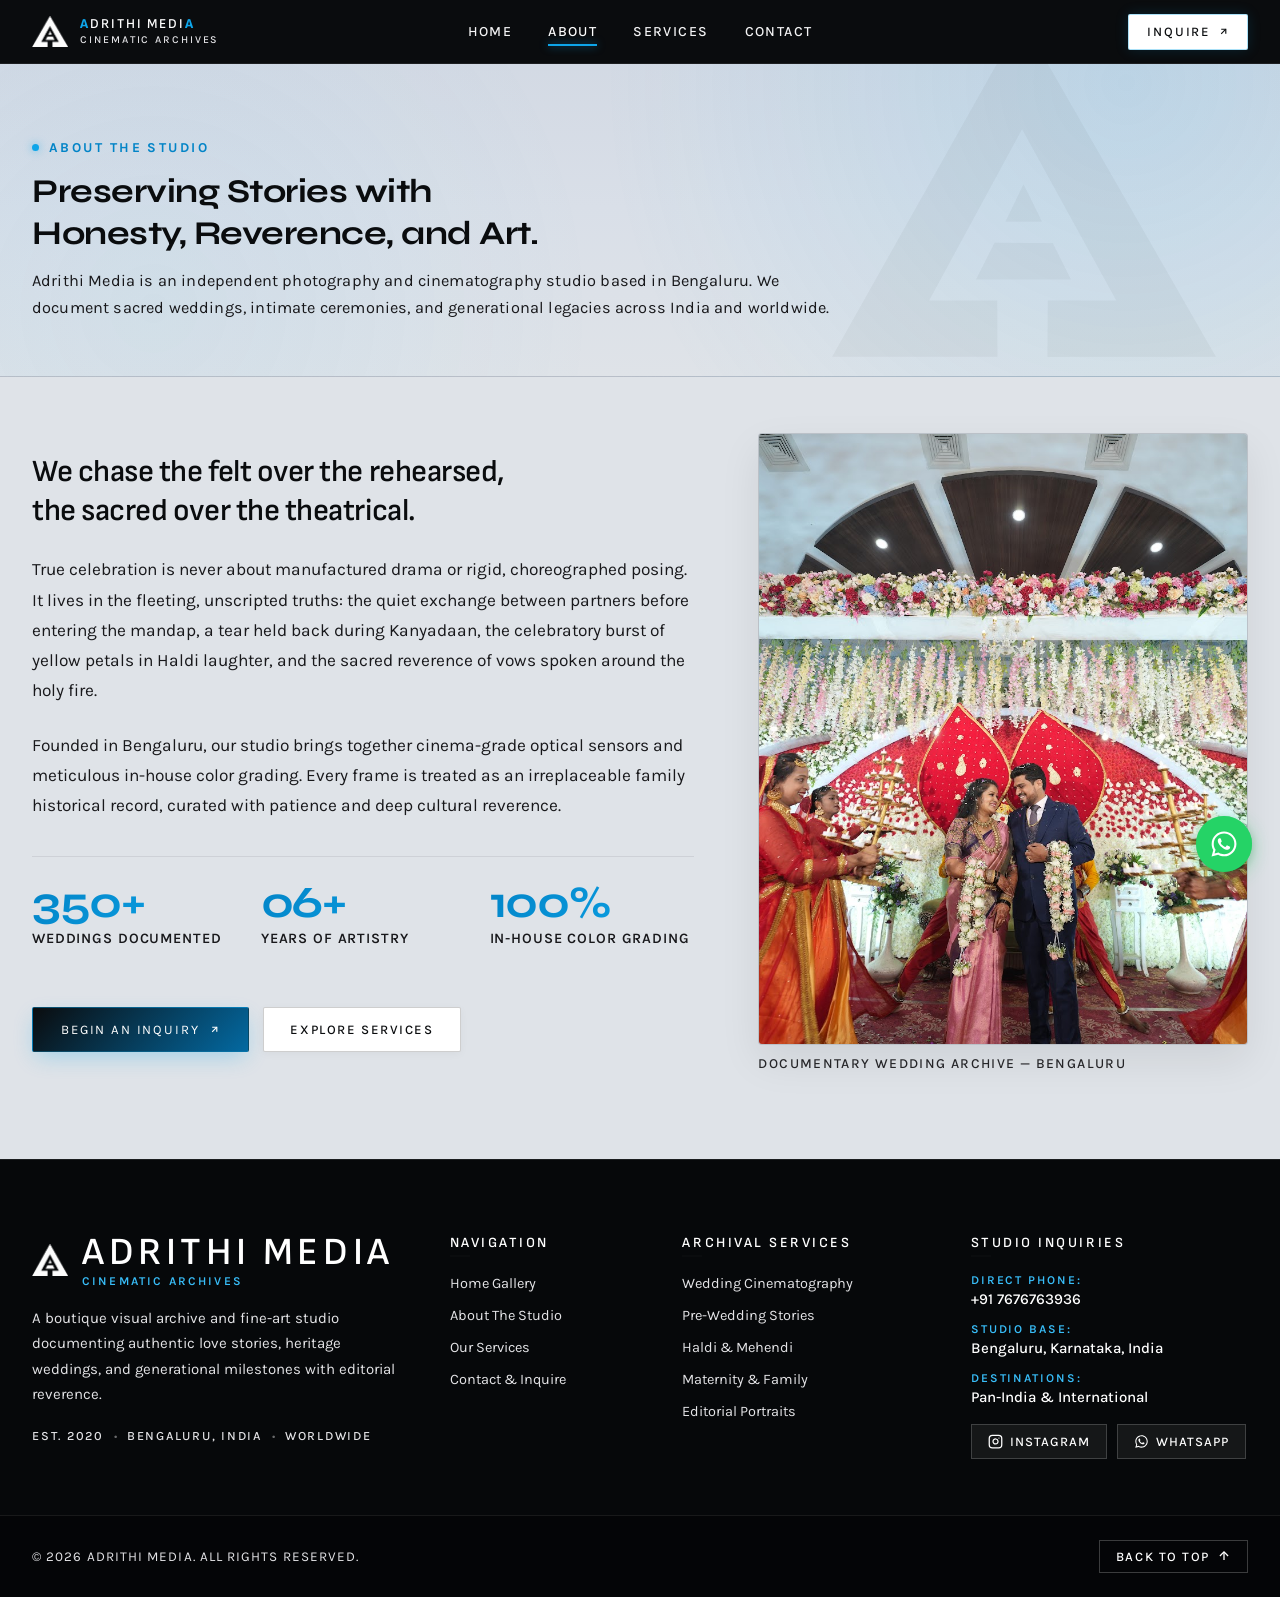
<file: about.html>
<!DOCTYPE html>
<html lang="en">
<head>
  <meta charset="UTF-8">
  <meta name="viewport" content="width=device-width, initial-scale=1.0, viewport-fit=cover">
  <meta name="referrer" content="no-referrer">
  <title>About The Studio — ADRITHI MEDIA | Cinematic Photography & Archival Arts</title>
  
  <!-- Typography -->
  <link rel="preconnect" href="https://fonts.googleapis.com">
  <link rel="preconnect" href="https://fonts.gstatic.com" crossorigin>
  <link href="https://fonts.googleapis.com/css2?family=Karla:ital,wght@0,300;0,400;0,500;0,600;0,700;1,400;1,600&family=Sofia+Sans:ital,wght@0,400;0,500;0,600;0,700;0,800;1,600&family=Syne:wght@600;700;800&display=swap" rel="stylesheet">
  
  <!-- Stylesheets -->
  <link rel="stylesheet" href="style.css?v=8.0">
  <link rel="stylesheet" href="pages.css?v=8.1">
  
  <!-- Favicon -->
  <link rel="icon" href="assets/images/logo_clean_crop.jpg" type="image/jpeg">
</head>
<body class="page-wrapper">

  <!-- ========================================================================
       TOP NAVIGATION BAR
       ======================================================================== -->
  <header id="siteNavbar" class="site-navbar">
    <div class="site-navbar__inner">
      <a href="index.html" class="site-navbar__brand" aria-label="Adrithi Media Home">
        <img src="assets/images/adrithi_emblem_white.png" alt="Adrithi Media Emblem" class="brand-logo-img">
        <div class="brand-text-col">
          <span class="brand-title"><span class="brand-accent-a">A</span>DRITHI MEDI<span class="brand-accent-a">A</span></span>
          <span class="brand-subtitle">CINEMATIC ARCHIVES</span>
        </div>
      </a>

      <nav class="site-navbar__links" aria-label="Main Navigation">
        <a href="index.html" class="site-nav-link">Home</a>
        <a href="about.html" class="site-nav-link active">About</a>
        <a href="services.html" class="site-nav-link">Services</a>
        <a href="contact.html" class="site-nav-link">Contact</a>
      </nav>

      <div class="site-navbar__action">
        <a href="contact.html" class="nav-inquire-btn" aria-label="Inquire Booking">
          <span>INQUIRE</span>
          <svg width="11" height="11" viewBox="0 0 24 24" fill="none" stroke="currentColor" stroke-width="2.5"><line x1="7" y1="17" x2="17" y2="7"></line><polyline points="7 7 17 7 17 17"></polyline></svg>
        </a>
        <button id="mobileNavToggle" class="mobile-nav-toggle" type="button" aria-label="Open Navigation Menu">
          <span class="toggle-bar"></span>
          <span class="toggle-bar"></span>
        </button>
      </div>
    </div>
  </header>

  <!-- Mobile Navigation Overlay -->
  <div id="mobileNavDrawer" class="mobile-nav-drawer" aria-hidden="true" style="display: none;">
    <div class="mobile-nav-backdrop" id="mobileNavBackdrop"></div>
    <div class="mobile-nav-panel">
      <div class="mobile-nav-topbar">
        <div class="mobile-nav-brand">
          <img src="assets/images/adrithi_emblem_white.png" alt="Adrithi Media Emblem" class="brand-logo-img mobile-brand-logo">
          <span class="brand-name"><span class="brand-accent-a">A</span>DRITHI MEDI<span class="brand-accent-a">A</span></span>
        </div>
        <button id="mobileNavClose" class="mobile-nav-close" type="button" aria-label="Close Navigation Menu">
          <svg viewBox="0 0 24 24" width="22" height="22" stroke="currentColor" stroke-width="2.2" fill="none">
            <line x1="18" y1="6" x2="6" y2="18"></line>
            <line x1="6" y1="6" x2="18" y2="18"></line>
          </svg>
        </button>
      </div>

      <nav class="mobile-nav-menu">
        <a href="index.html" class="mobile-nav-item">
          <span class="nav-num">01</span>
          <span class="nav-label">Home</span>
          <span class="nav-arrow"><svg width="14" height="14" viewBox="0 0 24 24" fill="none" stroke="currentColor" stroke-width="2"><polyline points="9 18 15 12 9 6"></polyline></svg></span>
        </a>
        <a href="about.html" class="mobile-nav-item active">
          <span class="nav-num">02</span>
          <span class="nav-label">About</span>
          <span class="nav-arrow"><svg width="14" height="14" viewBox="0 0 24 24" fill="none" stroke="currentColor" stroke-width="2"><polyline points="9 18 15 12 9 6"></polyline></svg></span>
        </a>
        <a href="services.html" class="mobile-nav-item">
          <span class="nav-num">03</span>
          <span class="nav-label">Services</span>
          <span class="nav-arrow"><svg width="14" height="14" viewBox="0 0 24 24" fill="none" stroke="currentColor" stroke-width="2"><polyline points="9 18 15 12 9 6"></polyline></svg></span>
        </a>
        <a href="contact.html" class="mobile-nav-item">
          <span class="nav-num">04</span>
          <span class="nav-label">Contact</span>
          <span class="nav-arrow"><svg width="14" height="14" viewBox="0 0 24 24" fill="none" stroke="currentColor" stroke-width="2"><polyline points="9 18 15 12 9 6"></polyline></svg></span>
        </a>
      </nav>

      <div class="mobile-nav-footer">
        <a href="https://wa.me/917676763936?text=Hello%20Adrithi%20Media%2C%20I%20would%20like%20to%20inquire%20about%20booking%20your%20photography%20services." 
           target="_blank" rel="noopener noreferrer" class="mobile-nav-cta">
          <span>CHAT ON WHATSAPP</span>
          <svg width="12" height="12" viewBox="0 0 24 24" fill="none" stroke="currentColor" stroke-width="2"><line x1="7" y1="17" x2="17" y2="7"></line><polyline points="7 7 17 7 17 17"></polyline></svg>
        </a>
        <div class="mobile-nav-socials">
          <a href="https://www.instagram.com/adrithimedia/" target="_blank" rel="noopener noreferrer">Instagram @adrithimedia</a>
          <span>•</span>
          <a href="tel:+917676763936">+91 7676763936</a>
        </div>
      </div>
    </div>
  </div>

  <main>
    <!-- ========================================================================
         SECTION 1: THE STUDIO VISION & MANIFESTO
         ======================================================================== -->
    <section class="page-hero">
      <div class="page-hero__inner">
        <div class="page-hero-meta">
          <span>ABOUT THE STUDIO</span>
        </div>
        <h1 class="page-hero-title">Preserving Stories with Honesty, Reverence, and Art.</h1>
        <p class="page-hero-subtitle">
          Adrithi Media is an independent photography and cinematography studio based in Bengaluru. We document sacred weddings, intimate ceremonies, and generational legacies across India and worldwide.
        </p>
      </div>
    </section>

    <section class="about-manifesto-section">
      <div class="about-manifesto-grid" style="padding-top: 56px;">
        <div class="manifesto-text-col">
          <h2 class="manifesto-lead">We chase the felt over the rehearsed, the sacred over the theatrical.</h2>
          <p class="manifesto-body">
            True celebration is never about manufactured drama or rigid, choreographed posing. It lives in the fleeting, unscripted truths: the quiet exchange between partners before entering the mandap, a tear held back during Kanyadaan, the celebratory burst of yellow petals in Haldi laughter, and the sacred reverence of vows spoken around the holy fire.
          </p>
          <p class="manifesto-body">
            Founded in Bengaluru, our studio brings together cinema-grade optical sensors and meticulous in-house color grading. Every frame is treated as an irreplaceable family historical record, curated with patience and deep cultural reverence.
          </p>

          <div class="manifesto-stats">
            <div class="stat-item">
              <span class="stat-number">350+</span>
              <span class="stat-label">Weddings Documented</span>
            </div>
            <div class="stat-item">
              <span class="stat-number">06+</span>
              <span class="stat-label">Years of Artistry</span>
            </div>
            <div class="stat-item">
              <span class="stat-number">100%</span>
              <span class="stat-label">In-House Color Grading</span>
            </div>
          </div>

          <div style="margin-top: 36px; display: flex; gap: 14px; flex-wrap: wrap;">
            <a href="contact.html" class="albums-btn-primary">
              <span>BEGIN AN INQUIRY</span>
              <svg width="11" height="11" viewBox="0 0 24 24" fill="none" stroke="currentColor" stroke-width="2.5"><line x1="7" y1="17" x2="17" y2="7"></line><polyline points="7 7 17 7 17 17"></polyline></svg>
            </a>
            <a href="services.html" class="albums-btn-secondary">
              <span>EXPLORE SERVICES</span>
            </a>
          </div>
        </div>

        <div class="manifesto-media-col">
          <div class="manifesto-media-wrapper">
            <img src="assets/services/candids.jpg" alt="Documentary Wedding Archive — Adrithi Media" class="manifesto-media-img" loading="eager">
          </div>
          <p class="manifesto-caption">Documentary Wedding Archive — Bengaluru</p>
        </div>
      </div>
    </section>
  </main>

  <!-- ========================================================================
       FOOTER: EDITORIAL ARCHITECTURAL COLOPHON
       ======================================================================== -->
  <footer id="siteFooter" class="site-footer" role="contentinfo">
    <div class="footer-main">
      <div class="footer-main__inner">
        <!-- Column 1: Brand & Philosophy -->
        <div class="footer-col footer-col--brand">
          <div class="footer-brand-header">
            <img src="assets/images/adrithi_emblem_white.png" alt="Adrithi Media Emblem" class="footer-brand-emblem">
            <div class="footer-brand-titles">
              <span class="footer-brand-title">ADRITHI MEDIA</span>
              <span class="footer-brand-tag">CINEMATIC ARCHIVES</span>
            </div>
          </div>
          <p class="footer-brand-desc">
            A boutique visual archive and fine-art studio documenting authentic love stories, heritage weddings, and generational milestones with editorial reverence.
          </p>
          <div class="footer-brand-meta">
            <span class="meta-tag">EST. 2020</span>
            <span class="meta-divider">•</span>
            <span class="meta-tag">BENGALURU, INDIA</span>
            <span class="meta-divider">•</span>
            <span class="meta-tag">WORLDWIDE</span>
          </div>
        </div>

        <!-- Column 2: Navigation Links -->
        <div class="footer-col footer-col--nav">
          <h4 class="footer-col-title">NAVIGATION</h4>
          <ul class="footer-link-list">
            <li><a href="index.html" class="footer-nav-link">Home Gallery</a></li>
            <li><a href="about.html" class="footer-nav-link">About The Studio</a></li>
            <li><a href="services.html" class="footer-nav-link">Our Services</a></li>
            <li><a href="contact.html" class="footer-nav-link">Contact &amp; Inquire</a></li>
          </ul>
        </div>

        <!-- Column 3: Archival Services -->
        <div class="footer-col footer-col--services">
          <h4 class="footer-col-title">ARCHIVAL SERVICES</h4>
          <ul class="footer-link-list">
            <li><a href="services.html" class="footer-nav-link">Wedding Cinematography</a></li>
            <li><a href="services.html" class="footer-nav-link">Pre-Wedding Stories</a></li>
            <li><a href="services.html" class="footer-nav-link">Haldi &amp; Mehendi</a></li>
            <li><a href="services.html" class="footer-nav-link">Maternity &amp; Family</a></li>
            <li><a href="services.html" class="footer-nav-link">Editorial Portraits</a></li>
          </ul>
        </div>

        <!-- Column 4: Studio Inquiries -->
        <div class="footer-col footer-col--contact">
          <h4 class="footer-col-title">STUDIO INQUIRIES</h4>
          <div class="footer-contact-details">
            <div class="footer-contact-row">
              <span class="footer-detail-label">DIRECT PHONE:</span>
              <a href="tel:+917676763936" class="footer-detail-val">+91 7676763936</a>
            </div>
            <div class="footer-contact-row">
              <span class="footer-detail-label">STUDIO BASE:</span>
              <span class="footer-detail-val">Bengaluru, Karnataka, India</span>
            </div>
            <div class="footer-contact-row">
              <span class="footer-detail-label">DESTINATIONS:</span>
              <span class="footer-detail-val">Pan-India &amp; International</span>
            </div>
          </div>

          <div class="footer-social-row">
            <a href="https://www.instagram.com/adrithimedia/" target="_blank" rel="noopener noreferrer" class="footer-social-btn" aria-label="Instagram">
              <svg viewBox="0 0 24 24" width="15" height="15" fill="none" stroke="currentColor" stroke-width="2" stroke-linecap="round" stroke-linejoin="round">
                <rect x="2" y="2" width="20" height="20" rx="5" ry="5"></rect>
                <path d="M16 11.37A4 4 0 1 1 12.63 8 4 4 0 0 1 16 11.37z"></path>
                <line x1="17.5" y1="6.5" x2="17.51" y2="6.5"></line>
              </svg>
              <span>INSTAGRAM</span>
            </a>
            <a href="https://wa.me/917676763936" target="_blank" rel="noopener noreferrer" class="footer-social-btn" aria-label="WhatsApp">
              <svg viewBox="0 0 24 24" width="15" height="15" fill="currentColor">
                <path d="M12.04 2C6.58 2 2.13 6.45 2.13 11.91C2.13 13.66 2.59 15.36 3.45 16.86L2.05 22L7.3 20.62C8.75 21.41 10.38 21.83 12.04 21.83C17.5 21.83 21.95 17.38 21.95 11.92C21.95 9.27 20.92 6.78 19.05 4.91C17.18 3.04 14.69 2 12.04 2M12.05 3.67C14.25 3.67 16.31 4.53 17.87 6.09C19.42 7.65 20.28 9.72 20.28 11.92C20.28 16.46 16.58 20.15 12.04 20.15C10.56 20.15 9.11 19.76 7.85 19L7.55 18.83L4.43 19.65L5.26 16.61L5.06 16.29C4.24 14.99 3.8 13.47 3.8 11.91C3.81 7.37 7.5 3.67 12.05 3.67M8.53 7.33C8.37 7.33 8.1 7.39 7.87 7.64C7.65 7.89 7.02 8.48 7.02 9.69C7.02 10.9 7.9 12.07 8.02 12.23C8.15 12.4 9.74 14.85 12.18 15.9C14.21 16.78 14.62 16.61 15.07 16.57C15.52 16.53 16.52 15.98 16.73 15.39C16.94 14.81 16.94 14.31 16.88 14.2C16.82 14.1 16.66 14.04 16.41 13.92C16.16 13.8 14.94 13.2 14.71 13.12C14.48 13.04 14.32 13 14.15 13.25C13.98 13.5 13.51 14.1 13.37 14.26C13.23 14.42 13.09 14.44 12.84 14.32C12.59 14.2 11.78 13.93 10.82 13.07C10.07 12.4 9.56 11.58 9.42 11.33C9.27 11.08 9.4 10.95 9.53 10.83C9.64 10.72 9.78 10.54 9.9 10.4C10.03 10.26 10.07 10.15 10.15 9.99C10.23 9.82 10.19 9.68 10.13 9.56C10.07 9.43 9.6 8.27 9.4 7.79C9.21 7.33 9.02 7.39 8.87 7.38C8.73 7.38 8.57 7.38 8.53 7.33Z"/>
              </svg>
              <span>WHATSAPP</span>
            </a>
          </div>
        </div>
      </div>
    </div>

    <!-- Colophon Copyright Bar -->
    <div class="footer-colophon">
      <div class="footer-colophon__inner">
        <p class="footer-copy">© 2026 ADRITHI MEDIA. ALL RIGHTS RESERVED.</p>
        <button type="button" class="footer-back-to-top" onclick="window.scrollTo({top: 0, behavior: 'smooth'})" aria-label="Scroll back to top">
          <span>BACK TO TOP</span>
          <svg viewBox="0 0 24 24" width="14" height="14" fill="none" stroke="currentColor" stroke-width="2.2">
            <line x1="12" y1="19" x2="12" y2="5"></line>
            <polyline points="5 12 12 5 19 12"></polyline>
          </svg>
        </button>
      </div>
    </div>
  </footer>

  <!-- Scripts -->
  <script src="pages.js?v=6.3"></script>

  <!-- Floating WhatsApp Concierge Button -->
  <a href="https://wa.me/917676763936?text=Hello%20Adrithi%20Media%2C%20I%20would%20like%20to%20inquire%20about%20booking%20your%20photography%20and%20cinematography%20services." 
     target="_blank" 
     rel="noopener noreferrer" 
     class="whatsapp-float-btn" 
     aria-label="Chat with Adrithi Media on WhatsApp">
    <span class="whatsapp-float-tooltip">Chat with Studio</span>
    <div class="whatsapp-float-icon">
      <svg viewBox="0 0 24 24" width="30" height="30" fill="currentColor">
        <path d="M12.04 2C6.58 2 2.13 6.45 2.13 11.91C2.13 13.66 2.59 15.36 3.45 16.86L2.05 22L7.3 20.62C8.75 21.41 10.38 21.83 12.04 21.83C17.5 21.83 21.95 17.38 21.95 11.92C21.95 9.27 20.92 6.78 19.05 4.91C17.18 3.04 14.69 2 12.04 2M12.05 3.67C14.25 3.67 16.31 4.53 17.87 6.09C19.42 7.65 20.28 9.72 20.28 11.92C20.28 16.46 16.58 20.15 12.04 20.15C10.56 20.15 9.11 19.76 7.85 19L7.55 18.83L4.43 19.65L5.26 16.61L5.06 16.29C4.24 14.99 3.8 13.47 3.8 11.91C3.81 7.37 7.5 3.67 12.05 3.67M8.53 7.33C8.37 7.33 8.1 7.39 7.87 7.64C7.65 7.89 7.02 8.48 7.02 9.69C7.02 10.9 7.9 12.07 8.02 12.23C8.15 12.4 9.74 14.85 12.18 15.9C14.21 16.78 14.62 16.61 15.07 16.57C15.52 16.53 16.52 15.98 16.73 15.39C16.94 14.81 16.94 14.31 16.88 14.2C16.82 14.1 16.66 14.04 16.41 13.92C16.16 13.8 14.94 13.2 14.71 13.12C14.48 13.04 14.32 13 14.15 13.25C13.98 13.5 13.51 14.1 13.37 14.26C13.23 14.42 13.09 14.44 12.84 14.32C12.59 14.2 11.78 13.93 10.82 13.07C10.07 12.4 9.56 11.58 9.42 11.33C9.27 11.08 9.4 10.95 9.53 10.83C9.64 10.72 9.78 10.54 9.9 10.4C10.03 10.26 10.07 10.15 10.15 9.99C10.23 9.82 10.19 9.68 10.13 9.56C10.07 9.43 9.6 8.27 9.4 7.79C9.21 7.33 9.02 7.39 8.87 7.38C8.73 7.38 8.57 7.38 8.53 7.33Z"/>
      </svg>
    </div>
    <div class="whatsapp-pulse-ring"></div>
  </a>

</body>
</html>
</file>
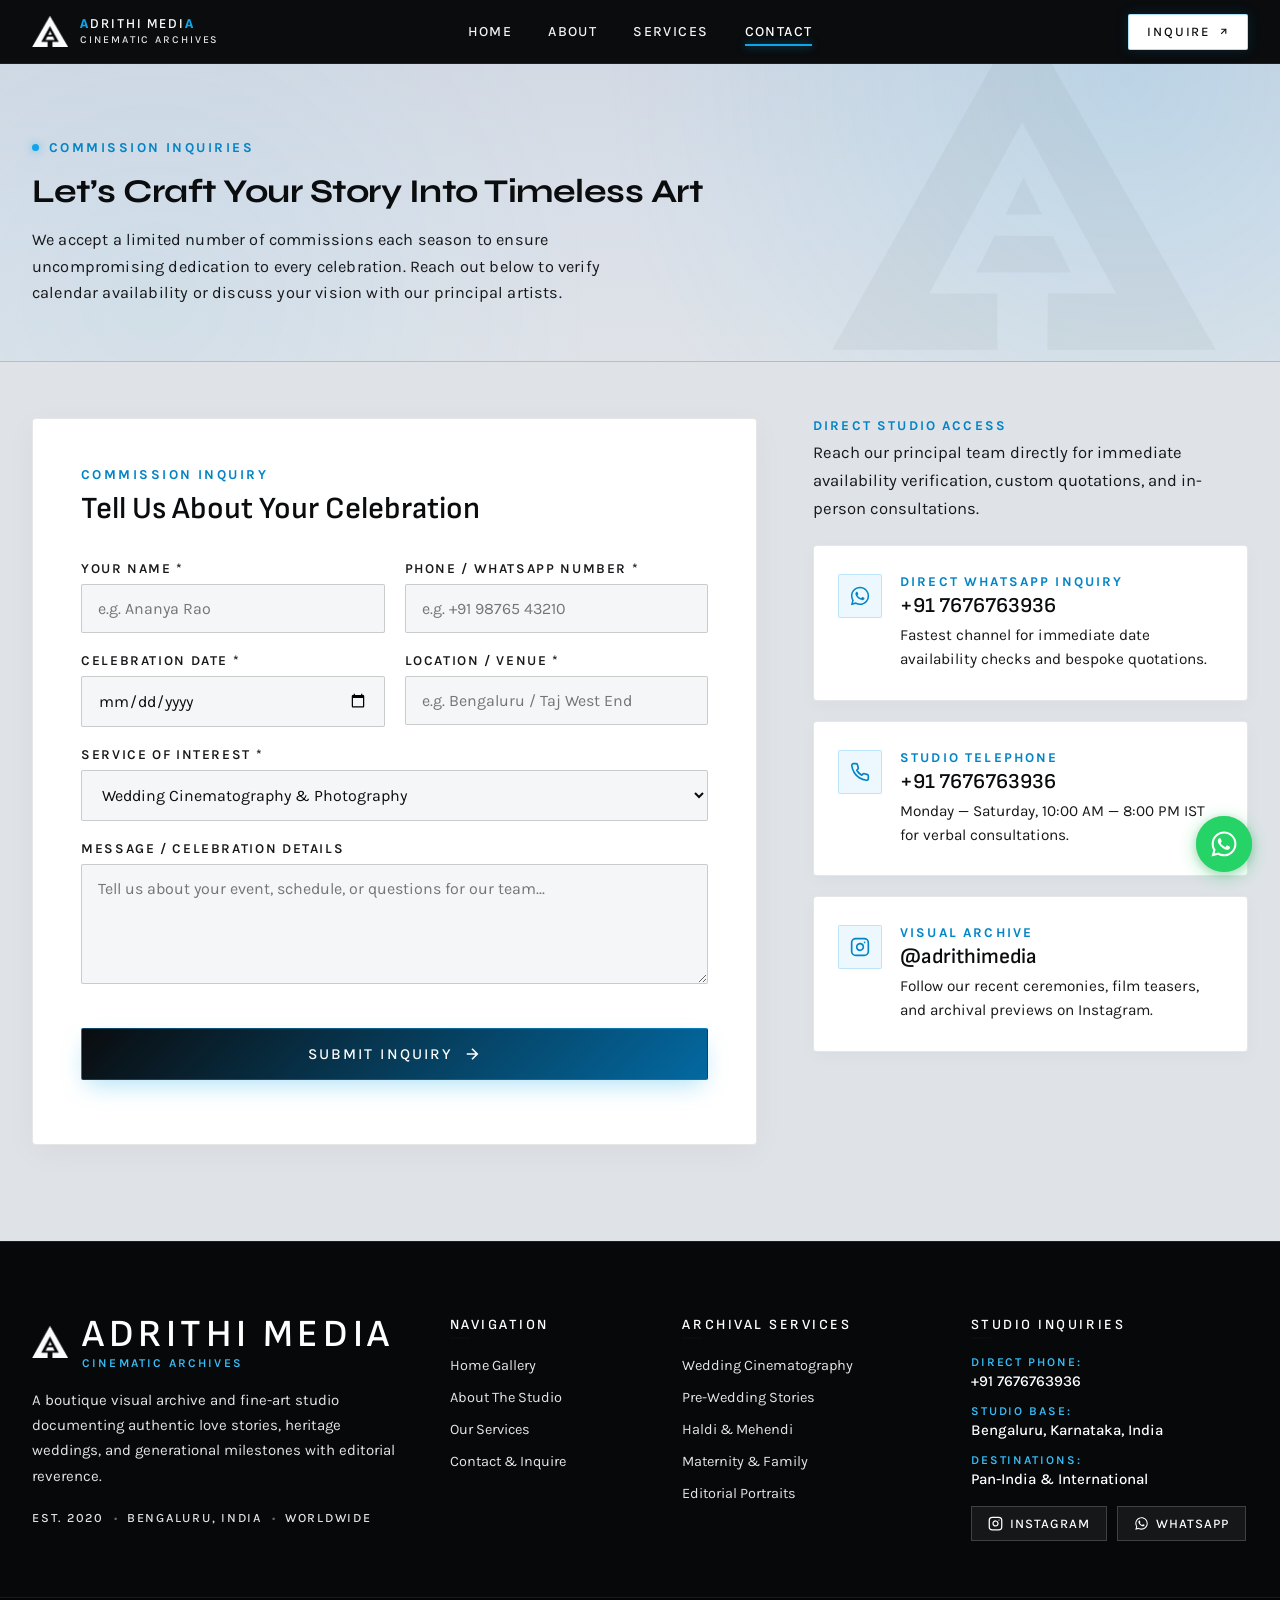
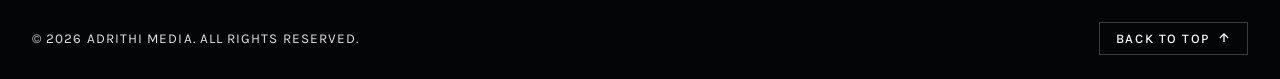
<file: contact.html>
<!DOCTYPE html>
<html lang="en">
<head>
  <meta charset="UTF-8">
  <meta name="viewport" content="width=device-width, initial-scale=1.0, viewport-fit=cover">
  <meta name="referrer" content="no-referrer">
  <title>Contact & Inquire — ADRITHI MEDIA | Visual Archives & Commissions</title>
  
  <!-- Typography: Sofia Sans (Headings), Karla (Subtitle, Paragraph, Buttons), Syne (Hero Title) -->
  <link rel="preconnect" href="https://fonts.googleapis.com">
  <link rel="preconnect" href="https://fonts.gstatic.com" crossorigin>
  <link href="https://fonts.googleapis.com/css2?family=Karla:ital,wght@0,300;0,400;0,500;0,600;0,700;1,400;1,600&family=Sofia+Sans:ital,wght@0,400;0,500;0,600;0,700;0,800;1,600&family=Syne:wght@600;700;800&display=swap" rel="stylesheet">
  
  <!-- Stylesheets -->
  <link rel="stylesheet" href="style.css?v=8.0">
  <link rel="stylesheet" href="pages.css?v=8.1">

  <!-- Favicon -->
  <link rel="icon" href="assets/images/logo_clean_crop.jpg" type="image/jpeg">

  <!-- Preloads -->
  <link rel="preload" as="image" href="assets/images/adrithi_emblem_white.png" fetchpriority="high">
</head>
<body class="page-wrapper">

  <!-- ========================================================================
       TOP NAVIGATION BAR
       ======================================================================== -->
  <header id="siteNavbar" class="site-navbar">
    <div class="site-navbar__inner">
      <a href="index.html" class="site-navbar__brand" aria-label="Adrithi Media Home">
        <img src="assets/images/adrithi_emblem_white.png" alt="Adrithi Media Emblem" class="brand-logo-img">
        <div class="brand-text-col">
          <span class="brand-title"><span class="brand-accent-a">A</span>DRITHI MEDI<span class="brand-accent-a">A</span></span>
          <span class="brand-subtitle">CINEMATIC ARCHIVES</span>
        </div>
      </a>

      <nav class="site-navbar__links" aria-label="Main Navigation">
        <a href="index.html" class="site-nav-link">Home</a>
        <a href="about.html" class="site-nav-link">About</a>
        <a href="services.html" class="site-nav-link">Services</a>
        <a href="contact.html" class="site-nav-link active">Contact</a>
      </nav>

      <div class="site-navbar__action">
        <a href="contact.html" class="nav-inquire-btn" aria-label="Inquire Booking">
          <span>INQUIRE</span>
          <svg width="11" height="11" viewBox="0 0 24 24" fill="none" stroke="currentColor" stroke-width="2.5"><line x1="7" y1="17" x2="17" y2="7"></line><polyline points="7 7 17 7 17 17"></polyline></svg>
        </a>
        <button id="mobileNavToggle" class="mobile-nav-toggle" type="button" aria-label="Open Navigation Menu">
          <span class="toggle-bar"></span>
          <span class="toggle-bar"></span>
        </button>
      </div>
    </div>
  </header>

  <!-- Mobile Navigation Overlay Drawer -->
  <div id="mobileNavDrawer" class="mobile-nav-drawer" aria-hidden="true" style="display: none;">
    <div class="mobile-nav-backdrop" id="mobileNavBackdrop"></div>
    <div class="mobile-nav-panel">
      <div class="mobile-nav-topbar">
        <div class="mobile-nav-brand">
          <img src="assets/images/adrithi_emblem_white.png" alt="Adrithi Media Emblem" class="brand-logo-img mobile-brand-logo">
          <span class="brand-name"><span class="brand-accent-a">A</span>DRITHI MEDI<span class="brand-accent-a">A</span></span>
        </div>
        <button id="mobileNavClose" class="mobile-nav-close" type="button" aria-label="Close Navigation Menu">
          <svg viewBox="0 0 24 24" width="22" height="22" stroke="currentColor" stroke-width="2.2" fill="none">
            <line x1="18" y1="6" x2="6" y2="18"></line>
            <line x1="6" y1="6" x2="18" y2="18"></line>
          </svg>
        </button>
      </div>

      <nav class="mobile-nav-menu">
        <a href="index.html" class="mobile-nav-item">
          <span class="nav-num">01</span>
          <span class="nav-label">Home</span>
          <span class="nav-arrow"><svg width="14" height="14" viewBox="0 0 24 24" fill="none" stroke="currentColor" stroke-width="2"><polyline points="9 18 15 12 9 6"></polyline></svg></span>
        </a>
        <a href="about.html" class="mobile-nav-item">
          <span class="nav-num">02</span>
          <span class="nav-label">About</span>
          <span class="nav-arrow"><svg width="14" height="14" viewBox="0 0 24 24" fill="none" stroke="currentColor" stroke-width="2"><polyline points="9 18 15 12 9 6"></polyline></svg></span>
        </a>
        <a href="services.html" class="mobile-nav-item">
          <span class="nav-num">03</span>
          <span class="nav-label">Services</span>
          <span class="nav-arrow"><svg width="14" height="14" viewBox="0 0 24 24" fill="none" stroke="currentColor" stroke-width="2"><polyline points="9 18 15 12 9 6"></polyline></svg></span>
        </a>
        <a href="contact.html" class="mobile-nav-item active">
          <span class="nav-num">04</span>
          <span class="nav-label">Contact</span>
          <span class="nav-arrow"><svg width="14" height="14" viewBox="0 0 24 24" fill="none" stroke="currentColor" stroke-width="2"><polyline points="9 18 15 12 9 6"></polyline></svg></span>
        </a>
      </nav>

      <div class="mobile-nav-footer">
        <a href="https://wa.me/917676763936?text=Hello%20Adrithi%20Media%2C%20I%20would%20like%20to%20inquire%20about%20booking%20your%20photography%20services." 
           target="_blank" rel="noopener noreferrer" class="mobile-nav-cta">
          <span>CHAT ON WHATSAPP</span>
          <svg width="12" height="12" viewBox="0 0 24 24" fill="none" stroke="currentColor" stroke-width="2"><line x1="7" y1="17" x2="17" y2="7"></line><polyline points="7 7 17 7 17 17"></polyline></svg>
        </a>
        <div class="mobile-nav-socials">
          <a href="https://www.instagram.com/adrithimedia/" target="_blank" rel="noopener noreferrer">Instagram @adrithimedia</a>
          <span>•</span>
          <a href="tel:+917676763936">+91 7676763936</a>
        </div>
      </div>
    </div>
  </div>

  <main>
    <!-- ========================================================================
         HERO SECTION: CONTACT
         ======================================================================== -->
    <section class="page-hero">
      <div class="page-hero__inner">
        <div class="page-hero-meta">
          <span>COMMISSION INQUIRIES</span>
        </div>
        <h1 class="page-hero-title">Let’s Craft Your Story Into Timeless Art</h1>
        <p class="page-hero-subtitle">
          We accept a limited number of commissions each season to ensure uncompromising dedication to every celebration. Reach out below to verify calendar availability or discuss your vision with our principal artists.
        </p>
      </div>
    </section>

    <!-- ========================================================================
         2-COLUMN CONTACT & INQUIRY LAYOUT
         ======================================================================== -->
    <div style="padding-top: 56px;">
      <div class="contact-layout-grid">

        <!-- Column 1: Simple Luxury Inquiry Form -->
        <div class="contact-form-card">
          <span class="form-header-badge">COMMISSION INQUIRY</span>
          <h2 class="form-header-title">Tell Us About Your Celebration</h2>

          <form id="inquiryForm" novalidate>
            <div class="form-grid-2col">
              <div class="form-group">
                <label for="clientName" class="form-label">YOUR NAME *</label>
                <input type="text" id="clientName" class="form-input" placeholder="e.g. Ananya Rao" required>
              </div>
              <div class="form-group">
                <label for="clientPhone" class="form-label">PHONE / WHATSAPP NUMBER *</label>
                <input type="tel" id="clientPhone" class="form-input" placeholder="e.g. +91 98765 43210" required>
              </div>
            </div>

            <div class="form-grid-2col">
              <div class="form-group">
                <label for="eventDate" class="form-label">CELEBRATION DATE *</label>
                <input type="date" id="eventDate" class="form-input" required>
              </div>
              <div class="form-group">
                <label for="eventVenue" class="form-label">LOCATION / VENUE *</label>
                <input type="text" id="eventVenue" class="form-input" placeholder="e.g. Bengaluru / Taj West End" required>
              </div>
            </div>

            <div class="form-group">
              <label for="clientService" class="form-label">SERVICE OF INTEREST *</label>
              <select id="clientService" class="form-select" required>
                <option value="Wedding Cinematography & Photography" selected>Wedding Cinematography &amp; Photography</option>
                <option value="Pre-Wedding Cinematic Story">Pre-Wedding Cinematic Story</option>
                <option value="Engagement & Ring Ceremony">Engagement &amp; Ring Ceremony</option>
                <option value="Haldi / Mehendi Festivities">Haldi / Mehendi Festivities</option>
                <option value="Maternity & Motherhood">Maternity &amp; Motherhood</option>
                <option value="Family Heritage Portraits">Family Heritage Portraits</option>
                <option value="Baby & First Milestones">Baby &amp; First Milestones</option>
                <option value="Editorial & Beauty">Editorial &amp; Beauty</option>
              </select>
            </div>

            <div class="form-group">
              <label for="clientNotes" class="form-label">MESSAGE / CELEBRATION DETAILS</label>
              <textarea id="clientNotes" class="form-textarea" placeholder="Tell us about your event, schedule, or questions for our team..."></textarea>
            </div>

            <button type="submit" class="form-submit-btn">
              <span>SUBMIT INQUIRY</span>
              <svg width="18" height="18" viewBox="0 0 24 24" fill="none" stroke="currentColor" stroke-width="2.2"><path d="M5 12h14M12 5l7 7-7 7"/></svg>
            </button>

            <div id="formFeedback" class="form-submit-feedback"></div>
          </form>
        </div>

        <!-- Column 2: Direct Contact & Studio Cards -->
        <div class="contact-info-col">

          <!-- Direct Channels Header -->
          <div class="studio-direct-intro">
            <span class="contact-card-label">DIRECT STUDIO ACCESS</span>
            <p class="contact-card-sub">Reach our principal team directly for immediate availability verification, custom quotations, and in-person consultations.</p>
          </div>

          <!-- WhatsApp Card -->
          <a href="https://wa.me/917676763936?text=Hello%20Adrithi%20Media%2C%20I%20would%20like%20to%20inquire%20about%20booking%20your%20photography%20services." target="_blank" rel="noopener noreferrer" class="contact-direct-card">
            <div class="contact-card-icon">
              <svg viewBox="0 0 24 24" width="22" height="22" fill="currentColor">
                <path d="M12.04 2C6.58 2 2.13 6.45 2.13 11.91C2.13 13.66 2.59 15.36 3.45 16.86L2.05 22L7.3 20.62C8.75 21.41 10.38 21.83 12.04 21.83C17.5 21.83 21.95 17.38 21.95 11.92C21.95 9.27 20.92 6.78 19.05 4.91C17.18 3.04 14.69 2 12.04 2M12.05 3.67C14.25 3.67 16.31 4.53 17.87 6.09C19.42 7.65 20.28 9.72 20.28 11.92C20.28 16.46 16.58 20.15 12.04 20.15C10.56 20.15 9.11 19.76 7.85 19L7.55 18.83L4.43 19.65L5.26 16.61L5.06 16.29C4.24 14.99 3.8 13.47 3.8 11.91C3.81 7.37 7.5 3.67 12.05 3.67M8.53 7.33C8.37 7.33 8.1 7.39 7.87 7.64C7.65 7.89 7.02 8.48 7.02 9.69C7.02 10.9 7.9 12.07 8.02 12.23C8.15 12.4 9.74 14.85 12.18 15.9C14.21 16.78 14.62 16.61 15.07 16.57C15.52 16.53 16.52 15.98 16.73 15.39C16.94 14.81 16.94 14.31 16.88 14.2C16.82 14.1 16.66 14.04 16.41 13.92C16.16 13.8 14.94 13.2 14.71 13.12C14.48 13.04 14.32 13 14.15 13.25C13.98 13.5 13.51 14.1 13.37 14.26C13.23 14.42 13.09 14.44 12.84 14.32C12.59 14.2 11.78 13.93 10.82 13.07C10.07 12.4 9.56 11.58 9.42 11.33C9.27 11.08 9.4 10.95 9.53 10.83C9.64 10.72 9.78 10.54 9.9 10.4C10.03 10.26 10.07 10.15 10.15 9.99C10.23 9.82 10.19 9.68 10.13 9.56C10.07 9.43 9.6 8.27 9.4 7.79C9.21 7.33 9.02 7.39 8.87 7.38C8.73 7.38 8.57 7.38 8.53 7.33Z"/>
              </svg>
            </div>
            <div class="contact-card-body">
              <span class="contact-card-label">DIRECT WHATSAPP INQUIRY</span>
              <h3 class="contact-card-val">+91 7676763936</h3>
              <p class="contact-card-sub">Fastest channel for immediate date availability checks and bespoke quotations.</p>
            </div>
          </a>

          <!-- Phone Call Card -->
          <a href="tel:+917676763936" class="contact-direct-card">
            <div class="contact-card-icon">
              <svg viewBox="0 0 24 24" width="20" height="20" fill="none" stroke="currentColor" stroke-width="2" stroke-linecap="round" stroke-linejoin="round">
                <path d="M22 16.92v3a2 2 0 0 1-2.18 2 19.79 19.79 0 0 1-8.63-3.07 19.5 19.5 0 0 1-6-6 19.79 19.79 0 0 1-3.07-8.67A2 2 0 0 1 4.11 2h3a2 2 0 0 1 2 1.72 12.84 12.84 0 0 0 .7 2.81 2 2 0 0 1-.45 2.11L8.09 9.91a16 16 0 0 0 6 6l1.27-1.27a2 2 0 0 1 2.11-.45 12.84 12.84 0 0 0 2.81.7A2 2 0 0 1 22 16.92z"></path>
              </svg>
            </div>
            <div class="contact-card-body">
              <span class="contact-card-label">STUDIO TELEPHONE</span>
              <h3 class="contact-card-val">+91 7676763936</h3>
              <p class="contact-card-sub">Monday — Saturday, 10:00 AM — 8:00 PM IST for verbal consultations.</p>
            </div>
          </a>

          <!-- Instagram Card -->
          <a href="https://www.instagram.com/adrithimedia/" target="_blank" rel="noopener noreferrer" class="contact-direct-card">
            <div class="contact-card-icon">
              <svg viewBox="0 0 24 24" width="20" height="20" fill="none" stroke="currentColor" stroke-width="2" stroke-linecap="round" stroke-linejoin="round">
                <rect x="2" y="2" width="20" height="20" rx="5" ry="5"></rect>
                <path d="M16 11.37A4 4 0 1 1 12.63 8 4 4 0 0 1 16 11.37z"></path>
                <line x1="17.5" y1="6.5" x2="17.51" y2="6.5"></line>
              </svg>
            </div>
            <div class="contact-card-body">
              <span class="contact-card-label">VISUAL ARCHIVE</span>
              <h3 class="contact-card-val">@adrithimedia</h3>
              <p class="contact-card-sub">Follow our recent ceremonies, film teasers, and archival previews on Instagram.</p>
            </div>
          </a>

        </div>

      </div>
    </div>
  </main>

  <!-- ========================================================================
       FOOTER: EDITORIAL ARCHITECTURAL COLOPHON
       ======================================================================== -->
  <footer id="siteFooter" class="site-footer" role="contentinfo">
    <div class="footer-main">
      <div class="footer-main__inner">
        <!-- Column 1: Brand & Philosophy -->
        <div class="footer-col footer-col--brand">
          <div class="footer-brand-header">
            <img src="assets/images/adrithi_emblem_white.png" alt="Adrithi Media Emblem" class="footer-brand-emblem">
            <div class="footer-brand-titles">
              <span class="footer-brand-title">ADRITHI MEDIA</span>
              <span class="footer-brand-tag">CINEMATIC ARCHIVES</span>
            </div>
          </div>
          <p class="footer-brand-desc">
            A boutique visual archive and fine-art studio documenting authentic love stories, heritage weddings, and generational milestones with editorial reverence.
          </p>
          <div class="footer-brand-meta">
            <span class="meta-tag">EST. 2020</span>
            <span class="meta-divider">•</span>
            <span class="meta-tag">BENGALURU, INDIA</span>
            <span class="meta-divider">•</span>
            <span class="meta-tag">WORLDWIDE</span>
          </div>
        </div>

        <!-- Column 2: Navigation Links -->
        <div class="footer-col footer-col--nav">
          <h4 class="footer-col-title">NAVIGATION</h4>
          <ul class="footer-link-list">
            <li><a href="index.html" class="footer-nav-link">Home Gallery</a></li>
            <li><a href="about.html" class="footer-nav-link">About The Studio</a></li>
            <li><a href="services.html" class="footer-nav-link">Our Services</a></li>
            <li><a href="contact.html" class="footer-nav-link">Contact &amp; Inquire</a></li>
          </ul>
        </div>

        <!-- Column 3: Archival Services -->
        <div class="footer-col footer-col--services">
          <h4 class="footer-col-title">ARCHIVAL SERVICES</h4>
          <ul class="footer-link-list">
            <li><a href="services.html" class="footer-nav-link">Wedding Cinematography</a></li>
            <li><a href="services.html" class="footer-nav-link">Pre-Wedding Stories</a></li>
            <li><a href="services.html" class="footer-nav-link">Haldi &amp; Mehendi</a></li>
            <li><a href="services.html" class="footer-nav-link">Maternity &amp; Family</a></li>
            <li><a href="services.html" class="footer-nav-link">Editorial Portraits</a></li>
          </ul>
        </div>

        <!-- Column 4: Studio Inquiries -->
        <div class="footer-col footer-col--contact">
          <h4 class="footer-col-title">STUDIO INQUIRIES</h4>
          <div class="footer-contact-details">
            <div class="footer-contact-row">
              <span class="footer-detail-label">DIRECT PHONE:</span>
              <a href="tel:+917676763936" class="footer-detail-val">+91 7676763936</a>
            </div>
            <div class="footer-contact-row">
              <span class="footer-detail-label">STUDIO BASE:</span>
              <span class="footer-detail-val">Bengaluru, Karnataka, India</span>
            </div>
            <div class="footer-contact-row">
              <span class="footer-detail-label">DESTINATIONS:</span>
              <span class="footer-detail-val">Pan-India &amp; International</span>
            </div>
          </div>

          <div class="footer-social-row">
            <a href="https://www.instagram.com/adrithimedia/" target="_blank" rel="noopener noreferrer" class="footer-social-btn" aria-label="Instagram">
              <svg viewBox="0 0 24 24" width="15" height="15" fill="none" stroke="currentColor" stroke-width="2" stroke-linecap="round" stroke-linejoin="round">
                <rect x="2" y="2" width="20" height="20" rx="5" ry="5"></rect>
                <path d="M16 11.37A4 4 0 1 1 12.63 8 4 4 0 0 1 16 11.37z"></path>
                <line x1="17.5" y1="6.5" x2="17.51" y2="6.5"></line>
              </svg>
              <span>INSTAGRAM</span>
            </a>
            <a href="https://wa.me/917676763936" target="_blank" rel="noopener noreferrer" class="footer-social-btn" aria-label="WhatsApp">
              <svg viewBox="0 0 24 24" width="15" height="15" fill="currentColor">
                <path d="M12.04 2C6.58 2 2.13 6.45 2.13 11.91C2.13 13.66 2.59 15.36 3.45 16.86L2.05 22L7.3 20.62C8.75 21.41 10.38 21.83 12.04 21.83C17.5 21.83 21.95 17.38 21.95 11.92C21.95 9.27 20.92 6.78 19.05 4.91C17.18 3.04 14.69 2 12.04 2M12.05 3.67C14.25 3.67 16.31 4.53 17.87 6.09C19.42 7.65 20.28 9.72 20.28 11.92C20.28 16.46 16.58 20.15 12.04 20.15C10.56 20.15 9.11 19.76 7.85 19L7.55 18.83L4.43 19.65L5.26 16.61L5.06 16.29C4.24 14.99 3.8 13.47 3.8 11.91C3.81 7.37 7.5 3.67 12.05 3.67M8.53 7.33C8.37 7.33 8.1 7.39 7.87 7.64C7.65 7.89 7.02 8.48 7.02 9.69C7.02 10.9 7.9 12.07 8.02 12.23C8.15 12.4 9.74 14.85 12.18 15.9C14.21 16.78 14.62 16.61 15.07 16.57C15.52 16.53 16.52 15.98 16.73 15.39C16.94 14.81 16.94 14.31 16.88 14.2C16.82 14.1 16.66 14.04 16.41 13.92C16.16 13.8 14.94 13.2 14.71 13.12C14.48 13.04 14.32 13 14.15 13.25C13.98 13.5 13.51 14.1 13.37 14.26C13.23 14.42 13.09 14.44 12.84 14.32C12.59 14.2 11.78 13.93 10.82 13.07C10.07 12.4 9.56 11.58 9.42 11.33C9.27 11.08 9.4 10.95 9.53 10.83C9.64 10.72 9.78 10.54 9.9 10.4C10.03 10.26 10.07 10.15 10.15 9.99C10.23 9.82 10.19 9.68 10.13 9.56C10.07 9.43 9.6 8.27 9.4 7.79C9.21 7.33 9.02 7.39 8.87 7.38C8.73 7.38 8.57 7.38 8.53 7.33Z"/>
              </svg>
              <span>WHATSAPP</span>
            </a>
          </div>
        </div>
      </div>
    </div>

    <!-- Colophon Copyright Bar -->
    <div class="footer-colophon">
      <div class="footer-colophon__inner">
        <p class="footer-copy">© 2026 ADRITHI MEDIA. ALL RIGHTS RESERVED.</p>
        <button type="button" class="footer-back-to-top" onclick="window.scrollTo({top: 0, behavior: 'smooth'})" aria-label="Scroll back to top">
          <span>BACK TO TOP</span>
          <svg viewBox="0 0 24 24" width="14" height="14" fill="none" stroke="currentColor" stroke-width="2.2">
            <line x1="12" y1="19" x2="12" y2="5"></line>
            <polyline points="5 12 12 5 19 12"></polyline>
          </svg>
        </button>
      </div>
    </div>
  </footer>

  <!-- Scripts -->
  <script src="pages.js?v=6.3"></script>

  <!-- Floating WhatsApp Concierge Button -->
  <a href="https://wa.me/917676763936?text=Hello%20Adrithi%20Media%2C%20I%20would%20like%20to%20inquire%20about%20booking%20your%20photography%20and%20cinematography%20services." 
     target="_blank" 
     rel="noopener noreferrer" 
     class="whatsapp-float-btn" 
     aria-label="Chat with Adrithi Media on WhatsApp">
    <span class="whatsapp-float-tooltip">Chat with Studio</span>
    <div class="whatsapp-float-icon">
      <svg viewBox="0 0 24 24" width="30" height="30" fill="currentColor">
        <path d="M12.04 2C6.58 2 2.13 6.45 2.13 11.91C2.13 13.66 2.59 15.36 3.45 16.86L2.05 22L7.3 20.62C8.75 21.41 10.38 21.83 12.04 21.83C17.5 21.83 21.95 17.38 21.95 11.92C21.95 9.27 20.92 6.78 19.05 4.91C17.18 3.04 14.69 2 12.04 2M12.05 3.67C14.25 3.67 16.31 4.53 17.87 6.09C19.42 7.65 20.28 9.72 20.28 11.92C20.28 16.46 16.58 20.15 12.04 20.15C10.56 20.15 9.11 19.76 7.85 19L7.55 18.83L4.43 19.65L5.26 16.61L5.06 16.29C4.24 14.99 3.8 13.47 3.8 11.91C3.81 7.37 7.5 3.67 12.05 3.67M8.53 7.33C8.37 7.33 8.1 7.39 7.87 7.64C7.65 7.89 7.02 8.48 7.02 9.69C7.02 10.9 7.9 12.07 8.02 12.23C8.15 12.4 9.74 14.85 12.18 15.9C14.21 16.78 14.62 16.61 15.07 16.57C15.52 16.53 16.52 15.98 16.73 15.39C16.94 14.81 16.94 14.31 16.88 14.2C16.82 14.1 16.66 14.04 16.41 13.92C16.16 13.8 14.94 13.2 14.71 13.12C14.48 13.04 14.32 13 14.15 13.25C13.98 13.5 13.51 14.1 13.37 14.26C13.23 14.42 13.09 14.44 12.84 14.32C12.59 14.2 11.78 13.93 10.82 13.07C10.07 12.4 9.56 11.58 9.42 11.33C9.27 11.08 9.4 10.95 9.53 10.83C9.64 10.72 9.78 10.54 9.9 10.4C10.03 10.26 10.07 10.15 10.15 9.99C10.23 9.82 10.19 9.68 10.13 9.56C10.07 9.43 9.6 8.27 9.4 7.79C9.21 7.33 9.02 7.39 8.87 7.38C8.73 7.38 8.57 7.38 8.53 7.33Z"/>
      </svg>
    </div>
    <div class="whatsapp-pulse-ring"></div>
  </a>

</body>
</html>
</file>
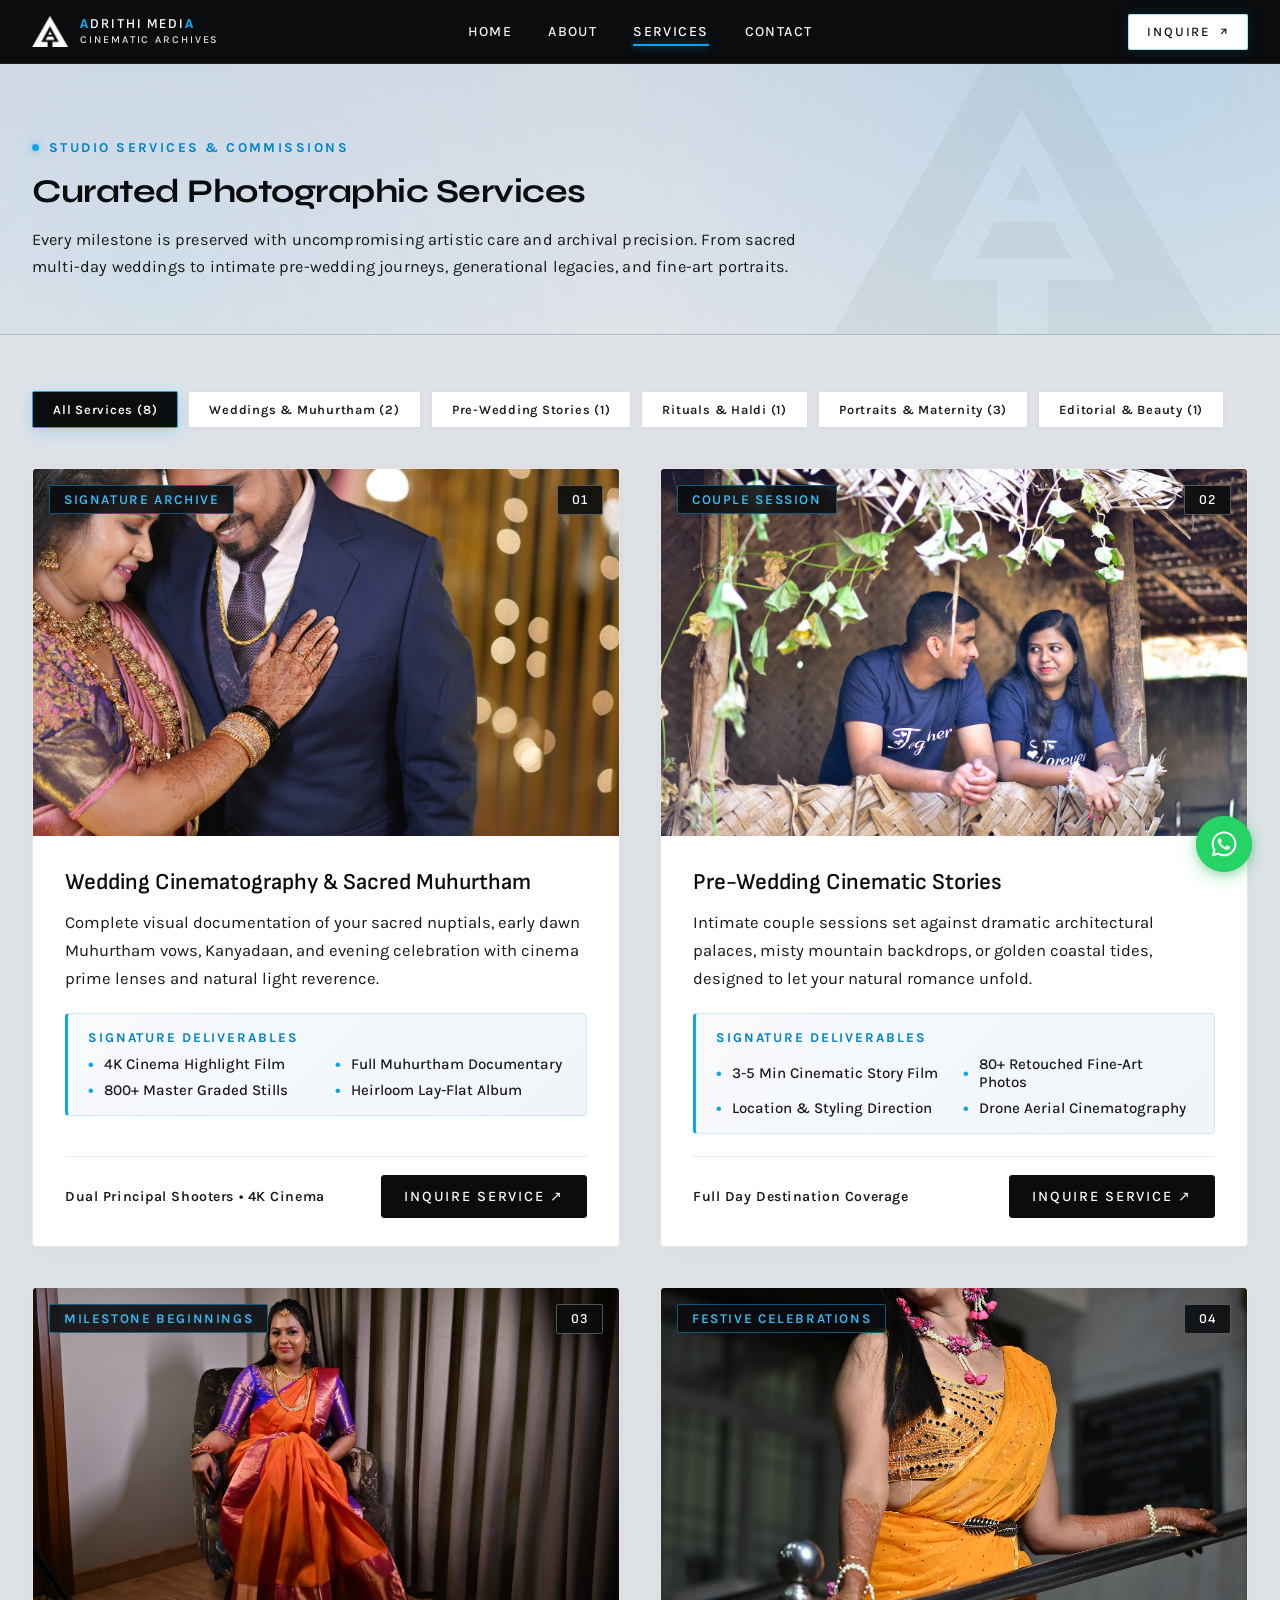
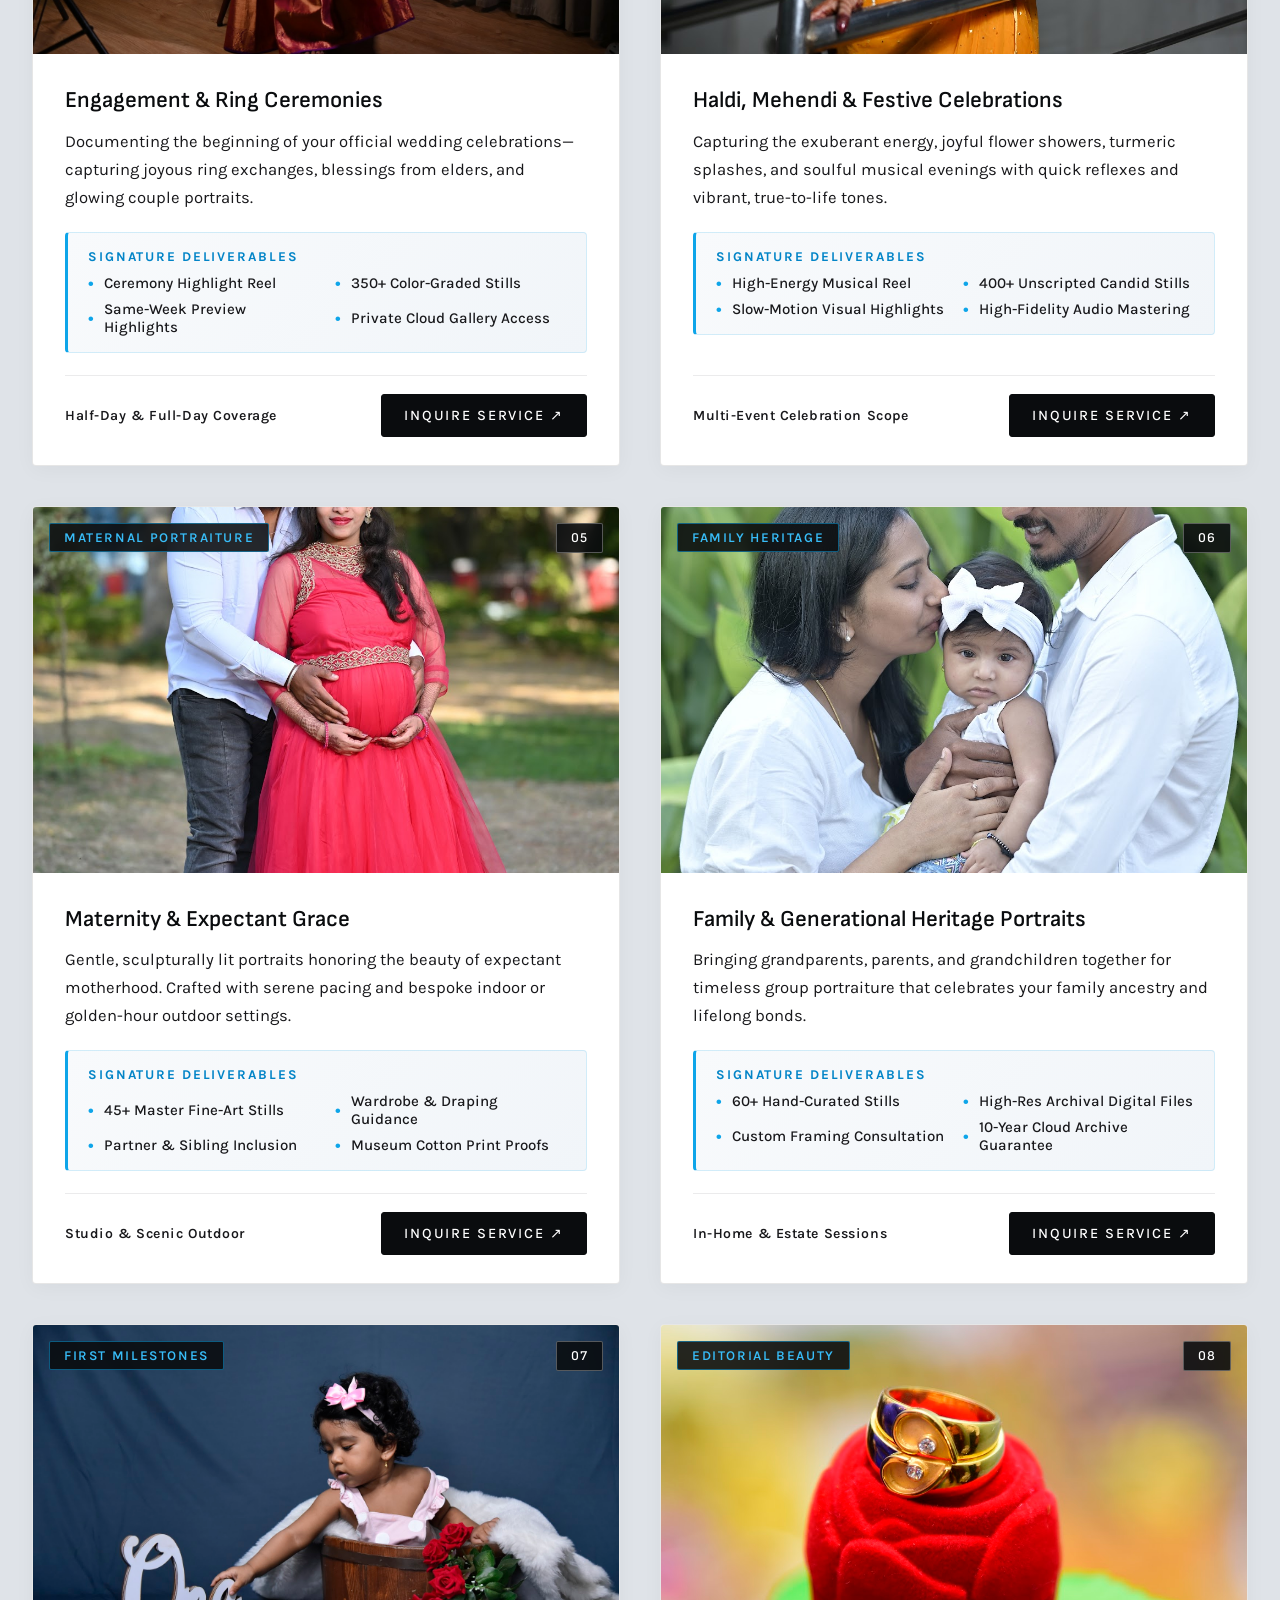
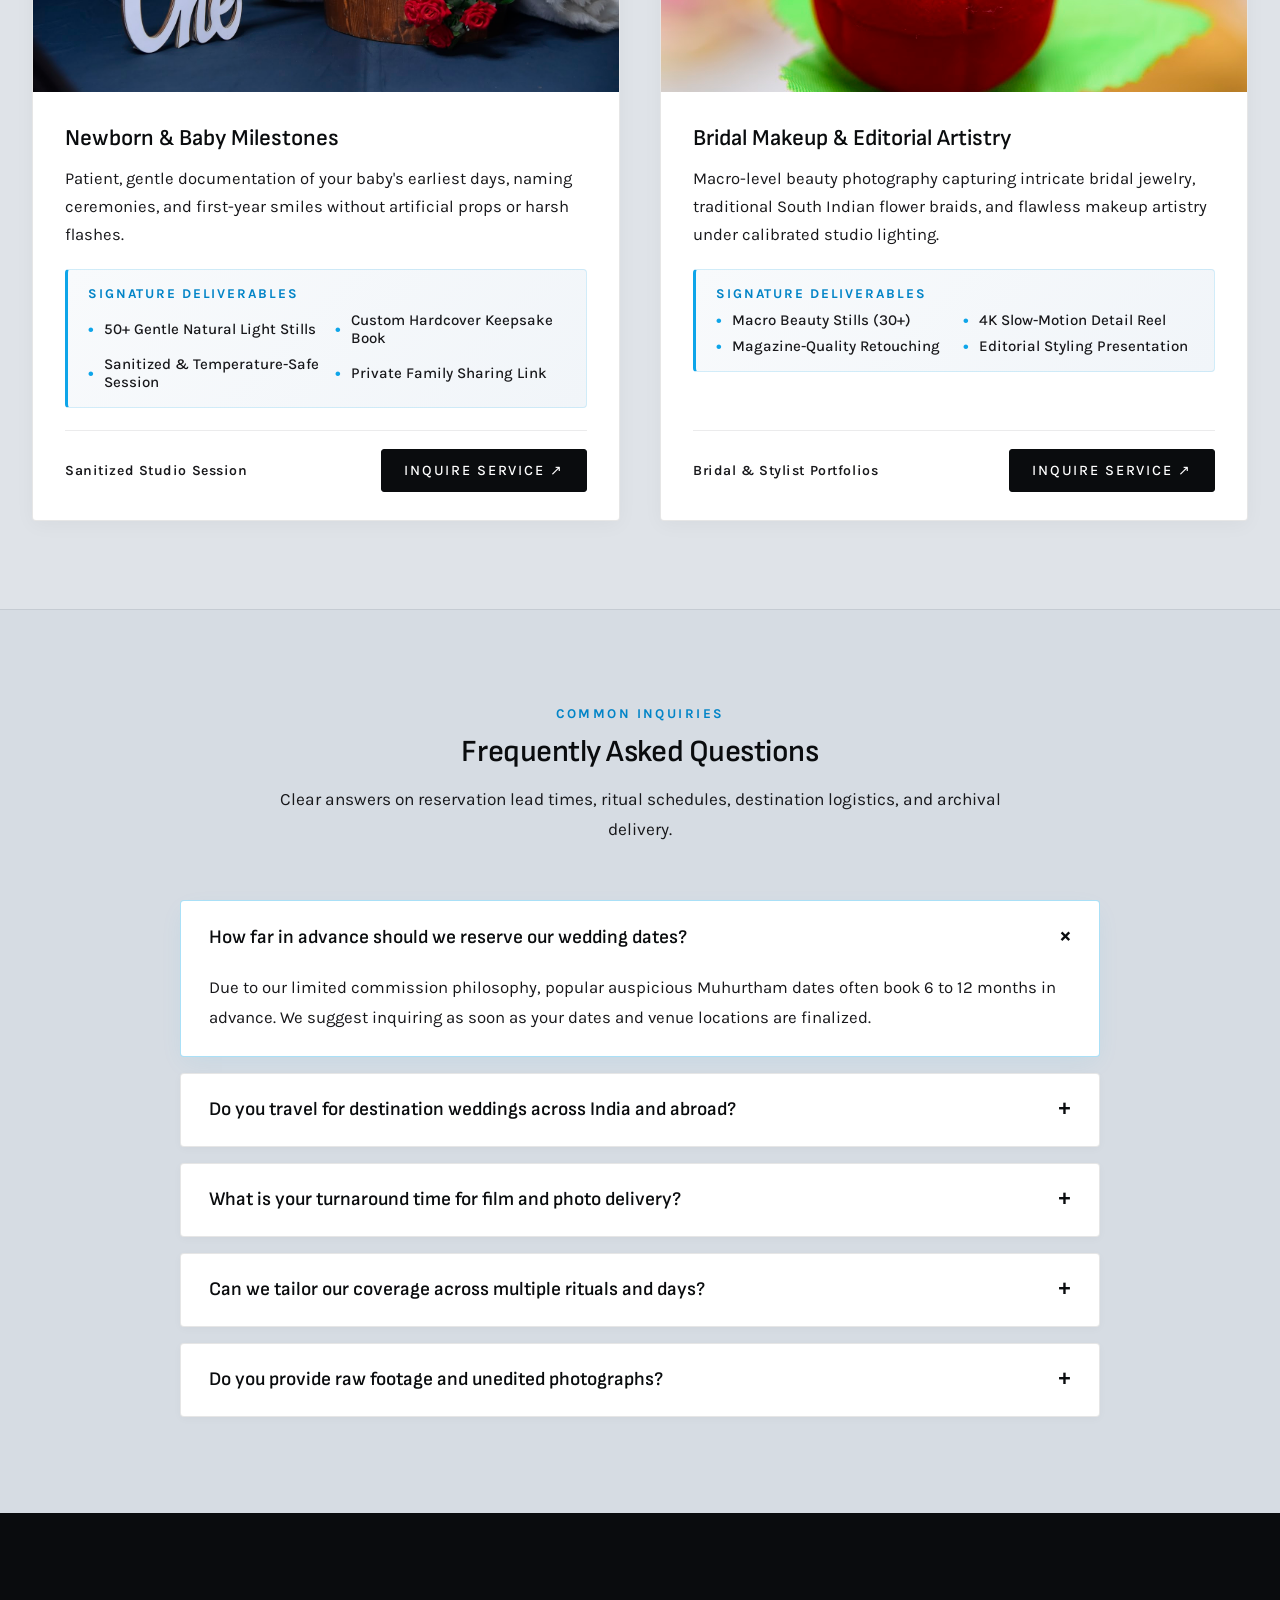
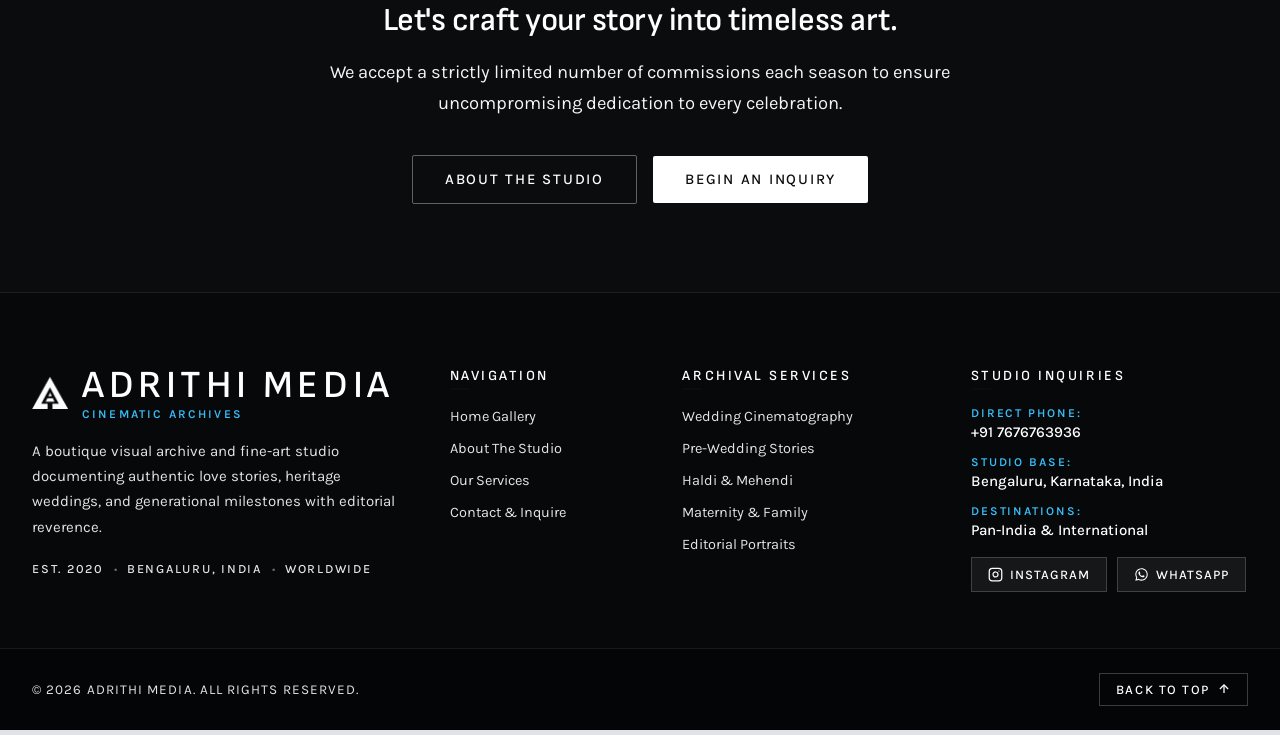
<file: services.html>
<!DOCTYPE html>
<html lang="en">
<head>
  <meta charset="UTF-8">
  <meta name="viewport" content="width=device-width, initial-scale=1.0, viewport-fit=cover">
  <meta name="referrer" content="no-referrer">
  <title>Curated Services &amp; Commissions — ADRITHI MEDIA | Cinematic Photography &amp; Archival Arts</title>
  
  <!-- Typography -->
  <link rel="preconnect" href="https://fonts.googleapis.com">
  <link rel="preconnect" href="https://fonts.gstatic.com" crossorigin>
  <link href="https://fonts.googleapis.com/css2?family=Karla:ital,wght@0,300;0,400;0,500;0,600;0,700;1,400;1,600&family=Sofia+Sans:ital,wght@0,400;0,500;0,600;0,700;0,800;1,600&family=Syne:wght@600;700;800&display=swap" rel="stylesheet">
  
  <!-- Stylesheets -->
  <link rel="stylesheet" href="style.css?v=8.0">
  <link rel="stylesheet" href="pages.css?v=8.1">
  
  <!-- Favicon -->
  <link rel="icon" href="assets/images/logo_clean_crop.jpg" type="image/jpeg">
</head>
<body class="page-wrapper">

  <!-- ========================================================================
       TOP NAVIGATION BAR
       ======================================================================== -->
  <header id="siteNavbar" class="site-navbar">
    <div class="site-navbar__inner">
      <a href="index.html" class="site-navbar__brand" aria-label="Adrithi Media Home">
        <img src="assets/images/adrithi_emblem_white.png" alt="Adrithi Media Emblem" class="brand-logo-img">
        <div class="brand-text-col">
          <span class="brand-title"><span class="brand-accent-a">A</span>DRITHI MEDI<span class="brand-accent-a">A</span></span>
          <span class="brand-subtitle">CINEMATIC ARCHIVES</span>
        </div>
      </a>

      <nav class="site-navbar__links" aria-label="Main Navigation">
        <a href="index.html" class="site-nav-link">Home</a>
        <a href="about.html" class="site-nav-link">About</a>
        <a href="services.html" class="site-nav-link active">Services</a>
        <a href="contact.html" class="site-nav-link">Contact</a>
      </nav>

      <div class="site-navbar__action">
        <a href="contact.html" class="nav-inquire-btn" aria-label="Inquire Booking">
          <span>INQUIRE</span>
          <svg width="11" height="11" viewBox="0 0 24 24" fill="none" stroke="currentColor" stroke-width="2.5"><line x1="7" y1="17" x2="17" y2="7"></line><polyline points="7 7 17 7 17 17"></polyline></svg>
        </a>
        <button id="mobileNavToggle" class="mobile-nav-toggle" type="button" aria-label="Open Navigation Menu">
          <span class="toggle-bar"></span>
          <span class="toggle-bar"></span>
        </button>
      </div>
    </div>
  </header>

  <!-- Mobile Navigation Overlay -->
  <div id="mobileNavDrawer" class="mobile-nav-drawer" aria-hidden="true" style="display: none;">
    <div class="mobile-nav-backdrop" id="mobileNavBackdrop"></div>
    <div class="mobile-nav-panel">
      <div class="mobile-nav-topbar">
        <div class="mobile-nav-brand">
          <img src="assets/images/adrithi_emblem_white.png" alt="Adrithi Media Emblem" class="brand-logo-img mobile-brand-logo">
          <span class="brand-name"><span class="brand-accent-a">A</span>DRITHI MEDI<span class="brand-accent-a">A</span></span>
        </div>
        <button id="mobileNavClose" class="mobile-nav-close" type="button" aria-label="Close Navigation Menu">
          <svg viewBox="0 0 24 24" width="22" height="22" stroke="currentColor" stroke-width="2.2" fill="none">
            <line x1="18" y1="6" x2="6" y2="18"></line>
            <line x1="6" y1="6" x2="18" y2="18"></line>
          </svg>
        </button>
      </div>

      <nav class="mobile-nav-menu">
        <a href="index.html" class="mobile-nav-item">
          <span class="nav-num">01</span>
          <span class="nav-label">Home</span>
          <span class="nav-arrow"><svg width="14" height="14" viewBox="0 0 24 24" fill="none" stroke="currentColor" stroke-width="2"><polyline points="9 18 15 12 9 6"></polyline></svg></span>
        </a>
        <a href="about.html" class="mobile-nav-item">
          <span class="nav-num">02</span>
          <span class="nav-label">About</span>
          <span class="nav-arrow"><svg width="14" height="14" viewBox="0 0 24 24" fill="none" stroke="currentColor" stroke-width="2"><polyline points="9 18 15 12 9 6"></polyline></svg></span>
        </a>
        <a href="services.html" class="mobile-nav-item active">
          <span class="nav-num">03</span>
          <span class="nav-label">Services</span>
          <span class="nav-arrow"><svg width="14" height="14" viewBox="0 0 24 24" fill="none" stroke="currentColor" stroke-width="2"><polyline points="9 18 15 12 9 6"></polyline></svg></span>
        </a>
        <a href="contact.html" class="mobile-nav-item">
          <span class="nav-num">04</span>
          <span class="nav-label">Contact</span>
          <span class="nav-arrow"><svg width="14" height="14" viewBox="0 0 24 24" fill="none" stroke="currentColor" stroke-width="2"><polyline points="9 18 15 12 9 6"></polyline></svg></span>
        </a>
      </nav>

      <div class="mobile-nav-footer">
        <a href="https://wa.me/917676763936?text=Hello%20Adrithi%20Media%2C%20I%20would%20like%20to%20inquire%20about%20booking%20your%20photography%20services." 
           target="_blank" rel="noopener noreferrer" class="mobile-nav-cta">
          <span>CHAT ON WHATSAPP</span>
          <svg width="12" height="12" viewBox="0 0 24 24" fill="none" stroke="currentColor" stroke-width="2"><line x1="7" y1="17" x2="17" y2="7"></line><polyline points="7 7 17 7 17 17"></polyline></svg>
        </a>
        <div class="mobile-nav-socials">
          <a href="https://www.instagram.com/adrithimedia/" target="_blank" rel="noopener noreferrer">Instagram @adrithimedia</a>
          <span>•</span>
          <a href="tel:+917676763936">+91 7676763936</a>
        </div>
      </div>
    </div>
  </div>

  <main>
    <!-- ========================================================================
         HERO SECTION: SERVICES
         ======================================================================== -->
    <section class="page-hero">
      <div class="page-hero__inner">
        <div class="page-hero-meta">
          <span>STUDIO SERVICES &amp; COMMISSIONS</span>
        </div>
        <h1 class="page-hero-title">Curated Photographic Services</h1>
        <p class="page-hero-subtitle">
          Every milestone is preserved with uncompromising artistic care and archival precision. From sacred multi-day weddings to intimate pre-wedding journeys, generational legacies, and fine-art portraits.
        </p>
      </div>
    </section>

    <!-- ========================================================================
         CATEGORY FILTER BAR
         ======================================================================== -->
    <section class="services-catalog-section" id="servicesCatalog">
      <div class="services-filter-wrapper">
      <div class="services-filter-bar">
        <button type="button" class="filter-btn active" data-filter="all">All Services (8)</button>
        <button type="button" class="filter-btn" data-filter="wedding">Weddings &amp; Muhurtham (2)</button>
        <button type="button" class="filter-btn" data-filter="prewedding">Pre-Wedding Stories (1)</button>
        <button type="button" class="filter-btn" data-filter="rituals">Rituals &amp; Haldi (1)</button>
        <button type="button" class="filter-btn" data-filter="portraits">Portraits &amp; Maternity (3)</button>
        <button type="button" class="filter-btn" data-filter="editorial">Editorial &amp; Beauty (1)</button>
      </div>
      </div>

      <!-- Services Catalog Grid (8 Curated Disciplines) -->
    <div class="services-catalog-grid">

      <!-- Card 01: Wedding -->
      <article class="service-card-deep" data-category="wedding">
        <div class="service-card-media">
          <img src="assets/services/wedding.jpg" alt="Wedding Photography & Cinematography — Adrithi Media" class="service-card-img" loading="eager" decoding="async">
          <span class="service-tag-badge">SIGNATURE ARCHIVE</span>
          <span class="service-number-badge">01</span>
        </div>
        <div class="service-card-body">
          <h2 class="service-card-title">Wedding Cinematography &amp; Sacred Muhurtham</h2>
          <p class="service-card-desc">
            Complete visual documentation of your sacred nuptials, early dawn Muhurtham vows, Kanyadaan, and evening celebration with cinema prime lenses and natural light reverence.
          </p>
          <div class="service-deliverables-box">
            <p class="deliverables-label">SIGNATURE DELIVERABLES</p>
            <ul class="deliverables-list">
              <li>4K Cinema Highlight Film</li>
              <li>Full Muhurtham Documentary</li>
              <li>800+ Master Graded Stills</li>
              <li>Heirloom Lay-Flat Album</li>
            </ul>
          </div>
          <div class="service-card-footer">
            <span class="service-crew-chip">Dual Principal Shooters • 4K Cinema</span>
            <a href="contact.html?service=Wedding" class="service-inquire-link"><span>INQUIRE SERVICE</span><span class="btn-arrow">↗</span></a>
          </div>
        </div>
      </article>

      <!-- Card 02: Pre-Wedding -->
      <article class="service-card-deep" data-category="prewedding">
        <div class="service-card-media">
          <img src="assets/services/pre_wedding.jpg" alt="Pre-Wedding Cinematic Stories — Adrithi Media" class="service-card-img" loading="eager" decoding="async" decoding="async">
          <span class="service-tag-badge">COUPLE SESSION</span>
          <span class="service-number-badge">02</span>
        </div>
        <div class="service-card-body">
          <h2 class="service-card-title">Pre-Wedding Cinematic Stories</h2>
          <p class="service-card-desc">
            Intimate couple sessions set against dramatic architectural palaces, misty mountain backdrops, or golden coastal tides, designed to let your natural romance unfold.
          </p>
          <div class="service-deliverables-box">
            <p class="deliverables-label">SIGNATURE DELIVERABLES</p>
            <ul class="deliverables-list">
              <li>3-5 Min Cinematic Story Film</li>
              <li>80+ Retouched Fine-Art Photos</li>
              <li>Location &amp; Styling Direction</li>
              <li>Drone Aerial Cinematography</li>
            </ul>
          </div>
          <div class="service-card-footer">
            <span class="service-crew-chip">Full Day Destination Coverage</span>
            <a href="contact.html?service=Pre-Wedding" class="service-inquire-link"><span>INQUIRE SERVICE</span><span class="btn-arrow">↗</span></a>
          </div>
        </div>
      </article>

      <!-- Card 03: Engagement -->
      <article class="service-card-deep" data-category="wedding">
        <div class="service-card-media">
          <img src="assets/services/engagement.jpg" alt="Engagement & Ring Ceremonies — Adrithi Media" class="service-card-img" loading="eager" decoding="async" decoding="async">
          <span class="service-tag-badge">MILESTONE BEGINNINGS</span>
          <span class="service-number-badge">03</span>
        </div>
        <div class="service-card-body">
          <h2 class="service-card-title">Engagement &amp; Ring Ceremonies</h2>
          <p class="service-card-desc">
            Documenting the beginning of your official wedding celebrations—capturing joyous ring exchanges, blessings from elders, and glowing couple portraits.
          </p>
          <div class="service-deliverables-box">
            <p class="deliverables-label">SIGNATURE DELIVERABLES</p>
            <ul class="deliverables-list">
              <li>Ceremony Highlight Reel</li>
              <li>350+ Color-Graded Stills</li>
              <li>Same-Week Preview Highlights</li>
              <li>Private Cloud Gallery Access</li>
            </ul>
          </div>
          <div class="service-card-footer">
            <span class="service-crew-chip">Half-Day &amp; Full-Day Coverage</span>
            <a href="contact.html?service=Engagement" class="service-inquire-link"><span>INQUIRE SERVICE</span><span class="btn-arrow">↗</span></a>
          </div>
        </div>
      </article>

      <!-- Card 04: Haldi & Mehendi -->
      <article class="service-card-deep" data-category="rituals">
        <div class="service-card-media">
          <img src="assets/services/haldi.jpg" alt="Haldi, Mehendi & Festive Celebrations — Adrithi Media" class="service-card-img" loading="eager" decoding="async" decoding="async">
          <span class="service-tag-badge">FESTIVE CELEBRATIONS</span>
          <span class="service-number-badge">04</span>
        </div>
        <div class="service-card-body">
          <h2 class="service-card-title">Haldi, Mehendi &amp; Festive Celebrations</h2>
          <p class="service-card-desc">
            Capturing the exuberant energy, joyful flower showers, turmeric splashes, and soulful musical evenings with quick reflexes and vibrant, true-to-life tones.
          </p>
          <div class="service-deliverables-box">
            <p class="deliverables-label">SIGNATURE DELIVERABLES</p>
            <ul class="deliverables-list">
              <li>High-Energy Musical Reel</li>
              <li>400+ Unscripted Candid Stills</li>
              <li>Slow-Motion Visual Highlights</li>
              <li>High-Fidelity Audio Mastering</li>
            </ul>
          </div>
          <div class="service-card-footer">
            <span class="service-crew-chip">Multi-Event Celebration Scope</span>
            <a href="contact.html?service=Haldi" class="service-inquire-link"><span>INQUIRE SERVICE</span><span class="btn-arrow">↗</span></a>
          </div>
        </div>
      </article>

      <!-- Card 05: Maternity -->
      <article class="service-card-deep" data-category="portraits">
        <div class="service-card-media">
          <img src="assets/services/maternity.jpg" alt="Maternity & Motherhood Photography — Adrithi Media" class="service-card-img" loading="eager" decoding="async" decoding="async">
          <span class="service-tag-badge">MATERNAL PORTRAITURE</span>
          <span class="service-number-badge">05</span>
        </div>
        <div class="service-card-body">
          <h2 class="service-card-title">Maternity &amp; Expectant Grace</h2>
          <p class="service-card-desc">
            Gentle, sculpturally lit portraits honoring the beauty of expectant motherhood. Crafted with serene pacing and bespoke indoor or golden-hour outdoor settings.
          </p>
          <div class="service-deliverables-box">
            <p class="deliverables-label">SIGNATURE DELIVERABLES</p>
            <ul class="deliverables-list">
              <li>45+ Master Fine-Art Stills</li>
              <li>Wardrobe &amp; Draping Guidance</li>
              <li>Partner &amp; Sibling Inclusion</li>
              <li>Museum Cotton Print Proofs</li>
            </ul>
          </div>
          <div class="service-card-footer">
            <span class="service-crew-chip">Studio &amp; Scenic Outdoor</span>
            <a href="contact.html?service=Maternity" class="service-inquire-link"><span>INQUIRE SERVICE</span><span class="btn-arrow">↗</span></a>
          </div>
        </div>
      </article>

      <!-- Card 06: Family Portrait -->
      <article class="service-card-deep" data-category="portraits">
        <div class="service-card-media">
          <img src="assets/services/family_portrait.jpg" alt="Family Heritage Portraits — Adrithi Media" class="service-card-img" loading="eager" decoding="async" decoding="async">
          <span class="service-tag-badge">FAMILY HERITAGE</span>
          <span class="service-number-badge">06</span>
        </div>
        <div class="service-card-body">
          <h2 class="service-card-title">Family &amp; Generational Heritage Portraits</h2>
          <p class="service-card-desc">
            Bringing grandparents, parents, and grandchildren together for timeless group portraiture that celebrates your family ancestry and lifelong bonds.
          </p>
          <div class="service-deliverables-box">
            <p class="deliverables-label">SIGNATURE DELIVERABLES</p>
            <ul class="deliverables-list">
              <li>60+ Hand-Curated Stills</li>
              <li>High-Res Archival Digital Files</li>
              <li>Custom Framing Consultation</li>
              <li>10-Year Cloud Archive Guarantee</li>
            </ul>
          </div>
          <div class="service-card-footer">
            <span class="service-crew-chip">In-Home &amp; Estate Sessions</span>
            <a href="contact.html?service=Family" class="service-inquire-link"><span>INQUIRE SERVICE</span><span class="btn-arrow">↗</span></a>
          </div>
        </div>
      </article>

      <!-- Card 07: Baby -->
      <article class="service-card-deep" data-category="portraits">
        <div class="service-card-media">
          <img src="assets/services/baby.jpg" alt="Baby Milestones & Newborn Photography — Adrithi Media" class="service-card-img" loading="eager" decoding="async" decoding="async">
          <span class="service-tag-badge">FIRST MILESTONES</span>
          <span class="service-number-badge">07</span>
        </div>
        <div class="service-card-body">
          <h2 class="service-card-title">Newborn &amp; Baby Milestones</h2>
          <p class="service-card-desc">
            Patient, gentle documentation of your baby's earliest days, naming ceremonies, and first-year smiles without artificial props or harsh flashes.
          </p>
          <div class="service-deliverables-box">
            <p class="deliverables-label">SIGNATURE DELIVERABLES</p>
            <ul class="deliverables-list">
              <li>50+ Gentle Natural Light Stills</li>
              <li>Custom Hardcover Keepsake Book</li>
              <li>Sanitized &amp; Temperature-Safe Session</li>
              <li>Private Family Sharing Link</li>
            </ul>
          </div>
          <div class="service-card-footer">
            <span class="service-crew-chip">Sanitized Studio Session</span>
            <a href="contact.html?service=Baby" class="service-inquire-link"><span>INQUIRE SERVICE</span><span class="btn-arrow">↗</span></a>
          </div>
        </div>
      </article>

      <!-- Card 08: Makeup & Editorial -->
      <article class="service-card-deep" data-category="editorial">
        <div class="service-card-media">
          <img src="assets/services/makeup.jpg" alt="Bridal Makeup & Editorial Artistry — Adrithi Media" class="service-card-img" loading="eager" decoding="async" decoding="async">
          <span class="service-tag-badge">EDITORIAL BEAUTY</span>
          <span class="service-number-badge">08</span>
        </div>
        <div class="service-card-body">
          <h2 class="service-card-title">Bridal Makeup &amp; Editorial Artistry</h2>
          <p class="service-card-desc">
            Macro-level beauty photography capturing intricate bridal jewelry, traditional South Indian flower braids, and flawless makeup artistry under calibrated studio lighting.
          </p>
          <div class="service-deliverables-box">
            <p class="deliverables-label">SIGNATURE DELIVERABLES</p>
            <ul class="deliverables-list">
              <li>Macro Beauty Stills (30+)</li>
              <li>4K Slow-Motion Detail Reel</li>
              <li>Magazine-Quality Retouching</li>
              <li>Editorial Styling Presentation</li>
            </ul>
          </div>
          <div class="service-card-footer">
            <span class="service-crew-chip">Bridal &amp; Stylist Portfolios</span>
            <a href="contact.html?service=Editorial" class="service-inquire-link"><span>INQUIRE SERVICE</span><span class="btn-arrow">↗</span></a>
          </div>
        </div>
      </article>
      </div>
    </section>

    <!-- ========================================================================
         FREQUENTLY ASKED QUESTIONS
         ======================================================================== -->
    <section class="faq-section">
      <div class="section-container">
        <div class="section-header-centered">
          <p class="section-eyebrow">COMMON INQUIRIES</p>
          <h2 class="section-title">Frequently Asked Questions</h2>
          <p class="section-subtitle">Clear answers on reservation lead times, ritual schedules, destination logistics, and archival delivery.</p>
        </div>

        <div class="faq-accordion">
          <div class="faq-item active">
            <button class="faq-question" type="button">
              <span>How far in advance should we reserve our wedding dates?</span>
              <span class="faq-icon">+</span>
            </button>
            <div class="faq-answer">
              <p>Due to our limited commission philosophy, popular auspicious Muhurtham dates often book 6 to 12 months in advance. We suggest inquiring as soon as your dates and venue locations are finalized.</p>
            </div>
          </div>

          <div class="faq-item">
            <button class="faq-question" type="button">
              <span>Do you travel for destination weddings across India and abroad?</span>
              <span class="faq-icon">+</span>
            </button>
            <div class="faq-answer">
              <p>Yes. We regularly document celebrations across Karnataka, Tamil Nadu, Kerala, Rajasthan, Goa, and international destinations. Travel and logistics are handled transparently as part of your custom proposal.</p>
            </div>
          </div>

          <div class="faq-item">
            <button class="faq-question" type="button">
              <span>What is your turnaround time for film and photo delivery?</span>
              <span class="faq-icon">+</span>
            </button>
            <div class="faq-answer">
              <p>We deliver an initial curated preview of 30 to 50 retouched photographs within 5 days of your wedding. Your complete master-graded photo gallery is delivered in 4 weeks, followed by your cinematic films and handcrafted albums within 8 to 10 weeks.</p>
            </div>
          </div>

          <div class="faq-item">
            <button class="faq-question" type="button">
              <span>Can we tailor our coverage across multiple rituals and days?</span>
              <span class="faq-icon">+</span>
            </button>
            <div class="faq-answer">
              <p>Every Indian wedding has its own cadence. We customize coverage hours, crew configurations, and deliverables to seamlessly match your specific itinerary, whether it is an intimate one-day ceremony or a 4-day grand festival.</p>
            </div>
          </div>

          <div class="faq-item">
            <button class="faq-question" type="button">
              <span>Do you provide raw footage and unedited photographs?</span>
              <span class="faq-icon">+</span>
            </button>
            <div class="faq-answer">
              <p>All delivered images undergo individual color calibration and cropping to represent our studio's artistic standards. Full uncut documentary video recordings of your Muhurtham and speeches are included in our Signature and Destination collections, and high-capacity raw hard drives can be arranged upon request.</p>
            </div>
          </div>
        </div>
      </div>
    </section>

    <!-- ========================================================================
         CALL TO ACTION BANNER
         ======================================================================== -->
    <section class="page-cta-banner">
      <h2 class="cta-headline">Let's craft your story into timeless art.</h2>
      <p class="cta-subtext">We accept a strictly limited number of commissions each season to ensure uncompromising dedication to every celebration.</p>
      <div class="cta-button-group">
        <a href="about.html" class="btn-secondary-luxury">ABOUT THE STUDIO</a>
        <a href="contact.html" class="btn-primary-luxury">BEGIN AN INQUIRY</a>
      </div>
    </section>
  </main>

  <!-- ========================================================================
       FOOTER
       ======================================================================== -->
  <footer id="siteFooter" class="site-footer" role="contentinfo">
    <div class="footer-main">
      <div class="footer-main__inner">
        <!-- Column 1: Brand & Philosophy -->
        <div class="footer-col footer-col--brand">
          <div class="footer-brand-header">
            <img src="assets/images/adrithi_emblem_white.png" alt="Adrithi Media Emblem" class="footer-brand-emblem">
            <div class="footer-brand-titles">
              <span class="footer-brand-title">ADRITHI MEDIA</span>
              <span class="footer-brand-tag">CINEMATIC ARCHIVES</span>
            </div>
          </div>
          <p class="footer-brand-desc">
            A boutique visual archive and fine-art studio documenting authentic love stories, heritage weddings, and generational milestones with editorial reverence.
          </p>
          <div class="footer-brand-meta">
            <span class="meta-tag">EST. 2020</span>
            <span class="meta-divider">•</span>
            <span class="meta-tag">BENGALURU, INDIA</span>
            <span class="meta-divider">•</span>
            <span class="meta-tag">WORLDWIDE</span>
          </div>
        </div>

        <!-- Column 2: Navigation Links -->
        <div class="footer-col footer-col--nav">
          <h4 class="footer-col-title">NAVIGATION</h4>
          <ul class="footer-link-list">
            <li><a href="index.html" class="footer-nav-link">Home Gallery</a></li>
            <li><a href="about.html" class="footer-nav-link">About The Studio</a></li>
            <li><a href="services.html" class="footer-nav-link">Our Services</a></li>
            <li><a href="contact.html" class="footer-nav-link">Contact &amp; Inquire</a></li>
          </ul>
        </div>

        <!-- Column 3: Archival Services -->
        <div class="footer-col footer-col--services">
          <h4 class="footer-col-title">ARCHIVAL SERVICES</h4>
          <ul class="footer-link-list">
            <li><a href="services.html" class="footer-nav-link">Wedding Cinematography</a></li>
            <li><a href="services.html" class="footer-nav-link">Pre-Wedding Stories</a></li>
            <li><a href="services.html" class="footer-nav-link">Haldi &amp; Mehendi</a></li>
            <li><a href="services.html" class="footer-nav-link">Maternity &amp; Family</a></li>
            <li><a href="services.html" class="footer-nav-link">Editorial Portraits</a></li>
          </ul>
        </div>

        <!-- Column 4: Studio Inquiries -->
        <div class="footer-col footer-col--contact">
          <h4 class="footer-col-title">STUDIO INQUIRIES</h4>
          <div class="footer-contact-details">
            <div class="footer-contact-row">
              <span class="footer-detail-label">DIRECT PHONE:</span>
              <a href="tel:+917676763936" class="footer-detail-val">+91 7676763936</a>
            </div>
            <div class="footer-contact-row">
              <span class="footer-detail-label">STUDIO BASE:</span>
              <span class="footer-detail-val">Bengaluru, Karnataka, India</span>
            </div>
            <div class="footer-contact-row">
              <span class="footer-detail-label">DESTINATIONS:</span>
              <span class="footer-detail-val">Pan-India &amp; International</span>
            </div>
          </div>

          <div class="footer-social-row">
            <a href="https://www.instagram.com/adrithimedia/" target="_blank" rel="noopener noreferrer" class="footer-social-btn" aria-label="Instagram">
              <svg viewBox="0 0 24 24" width="15" height="15" fill="none" stroke="currentColor" stroke-width="2" stroke-linecap="round" stroke-linejoin="round">
                <rect x="2" y="2" width="20" height="20" rx="5" ry="5"></rect>
                <path d="M16 11.37A4 4 0 1 1 12.63 8 4 4 0 0 1 16 11.37z"></path>
                <line x1="17.5" y1="6.5" x2="17.51" y2="6.5"></line>
              </svg>
              <span>INSTAGRAM</span>
            </a>
            <a href="https://wa.me/917676763936" target="_blank" rel="noopener noreferrer" class="footer-social-btn" aria-label="WhatsApp">
              <svg viewBox="0 0 24 24" width="15" height="15" fill="currentColor">
                <path d="M12.04 2C6.58 2 2.13 6.45 2.13 11.91C2.13 13.66 2.59 15.36 3.45 16.86L2.05 22L7.3 20.62C8.75 21.41 10.38 21.83 12.04 21.83C17.5 21.83 21.95 17.38 21.95 11.92C21.95 9.27 20.92 6.78 19.05 4.91C17.18 3.04 14.69 2 12.04 2M12.05 3.67C14.25 3.67 16.31 4.53 17.87 6.09C19.42 7.65 20.28 9.72 20.28 11.92C20.28 16.46 16.58 20.15 12.04 20.15C10.56 20.15 9.11 19.76 7.85 19L7.55 18.83L4.43 19.65L5.26 16.61L5.06 16.29C4.24 14.99 3.8 13.47 3.8 11.91C3.81 7.37 7.5 3.67 12.05 3.67M8.53 7.33C8.37 7.33 8.1 7.39 7.87 7.64C7.65 7.89 7.02 8.48 7.02 9.69C7.02 10.9 7.9 12.07 8.02 12.23C8.15 12.4 9.74 14.85 12.18 15.9C14.21 16.78 14.62 16.61 15.07 16.57C15.52 16.53 16.52 15.98 16.73 15.39C16.94 14.81 16.94 14.31 16.88 14.2C16.82 14.1 16.66 14.04 16.41 13.92C16.16 13.8 14.94 13.2 14.71 13.12C14.48 13.04 14.32 13 14.15 13.25C13.98 13.5 13.51 14.1 13.37 14.26C13.23 14.42 13.09 14.44 12.84 14.32C12.59 14.2 11.78 13.93 10.82 13.07C10.07 12.4 9.56 11.58 9.42 11.33C9.27 11.08 9.4 10.95 9.53 10.83C9.64 10.72 9.78 10.54 9.9 10.4C10.03 10.26 10.07 10.15 10.15 9.99C10.23 9.82 10.19 9.68 10.13 9.56C10.07 9.43 9.6 8.27 9.4 7.79C9.21 7.33 9.02 7.39 8.87 7.38C8.73 7.38 8.57 7.38 8.53 7.33Z"/>
              </svg>
              <span>WHATSAPP</span>
            </a>
          </div>
        </div>
      </div>
    </div>

    <!-- Colophon Copyright Bar -->
    <div class="footer-colophon">
      <div class="footer-colophon__inner">
        <p class="footer-copy">© 2026 ADRITHI MEDIA. ALL RIGHTS RESERVED.</p>
        <button type="button" class="footer-back-to-top" onclick="window.scrollTo({top: 0, behavior: 'smooth'})" aria-label="Scroll back to top">
          <span>BACK TO TOP</span>
          <svg viewBox="0 0 24 24" width="14" height="14" fill="none" stroke="currentColor" stroke-width="2.2">
            <line x1="12" y1="19" x2="12" y2="5"></line>
            <polyline points="5 12 12 5 19 12"></polyline>
          </svg>
        </button>
      </div>
    </div>
  </footer>

  <!-- Scripts -->
  <script src="pages.js?v=6.3"></script>

  <!-- Floating WhatsApp Concierge Button -->
  <a href="https://wa.me/917676763936?text=Hello%20Adrithi%20Media%2C%20I%20would%20like%20to%20inquire%20about%20booking%20your%20photography%20and%20cinematography%20services." 
     target="_blank" 
     rel="noopener noreferrer" 
     class="whatsapp-float-btn" 
     aria-label="Chat with Adrithi Media on WhatsApp">
    <span class="whatsapp-float-tooltip">Chat with Studio</span>
    <div class="whatsapp-float-icon">
      <svg viewBox="0 0 24 24" width="30" height="30" fill="currentColor">
        <path d="M12.04 2C6.58 2 2.13 6.45 2.13 11.91C2.13 13.66 2.59 15.36 3.45 16.86L2.05 22L7.3 20.62C8.75 21.41 10.38 21.83 12.04 21.83C17.5 21.83 21.95 17.38 21.95 11.92C21.95 9.27 20.92 6.78 19.05 4.91C17.18 3.04 14.69 2 12.04 2M12.05 3.67C14.25 3.67 16.31 4.53 17.87 6.09C19.42 7.65 20.28 9.72 20.28 11.92C20.28 16.46 16.58 20.15 12.04 20.15C10.56 20.15 9.11 19.76 7.85 19L7.55 18.83L4.43 19.65L5.26 16.61L5.06 16.29C4.24 14.99 3.8 13.47 3.8 11.91C3.81 7.37 7.5 3.67 12.05 3.67M8.53 7.33C8.37 7.33 8.1 7.39 7.87 7.64C7.65 7.89 7.02 8.48 7.02 9.69C7.02 10.9 7.9 12.07 8.02 12.23C8.15 12.4 9.74 14.85 12.18 15.9C14.21 16.78 14.62 16.61 15.07 16.57C15.52 16.53 16.52 15.98 16.73 15.39C16.94 14.81 16.94 14.31 16.88 14.2C16.82 14.1 16.66 14.04 16.41 13.92C16.16 13.8 14.94 13.2 14.71 13.12C14.48 13.04 14.32 13 14.15 13.25C13.98 13.5 13.51 14.1 13.37 14.26C13.23 14.42 13.09 14.44 12.84 14.32C12.59 14.2 11.78 13.93 10.82 13.07C10.07 12.4 9.56 11.58 9.42 11.33C9.27 11.08 9.4 10.95 9.53 10.83C9.64 10.72 9.78 10.54 9.9 10.4C10.03 10.26 10.07 10.15 10.15 9.99C10.23 9.82 10.19 9.68 10.13 9.56C10.07 9.43 9.6 8.27 9.4 7.79C9.21 7.33 9.02 7.39 8.87 7.38C8.73 7.38 8.57 7.38 8.53 7.33Z"/>
      </svg>
    </div>
    <div class="whatsapp-pulse-ring"></div>
  </a>

</body>
</html>
</file>
<file: style.css>
/* ==========================================================================
   ADRITHI MEDIA — COMPREHENSIVE STYLES
   1. Preloader: Divide & Open in 2s with Split Logo
   2. Section 1: Reelmark Curved Arched Carousel (1440x1080 Frame, Zero Text)
   3. Section 2: 3D Book Services Gallery (Vertical Scroll Triggered, Strict Edges, Dead-Centered)
   4. Section 3: Category Gallery Modal Overlay
   ========================================================================== */

:root {
  /* Brand Typography Architecture */
  --font-hero-title: 'Syne', -apple-system, BlinkMacSystemFont, sans-serif;
  --font-heading: 'Sofia Pro', 'Sofia Sans', -apple-system, BlinkMacSystemFont, sans-serif;
  --font-subtitle: 'Karla', -apple-system, BlinkMacSystemFont, sans-serif;
  --font-paragraph: 'Karla', -apple-system, BlinkMacSystemFont, sans-serif;
  --font-button: 'Karla', -apple-system, BlinkMacSystemFont, sans-serif;

  --brand-blue: #0EA5E9;
  --brand-blue-deep: #0284C7;
  --brand-blue-dark: #0369A1;
  --brand-blue-glow: rgba(14, 165, 233, 0.4);
  --brand-blue-subtle: rgba(14, 165, 233, 0.08);
  --brand-blue-border: rgba(14, 165, 233, 0.25);
  --preloader-ground: #FFFFFF;
  --hero-ground: #FFFFFF; /* Pure crisp architectural white */
  --services-ground: #FFFFFF; /* Pure crisp white ground */
  --accent-forest: #0A0C0E;
  --accent-mint: #F4F4F5;
  --amber: #0A0C0E;
  --accent-white: #FFFFFF;
  --teal: #0A0C0E;
  --ink: #0A0C0E;
  --ink-secondary: #5E5E61;
  --hairline: rgba(10, 12, 14, 0.11);

  /* Grand Book Size: Prominently sized to fill the viewport beautifully */
  --book-w: clamp(340px, 33vw, 540px);
  --book-h: clamp(460px, 64vh, 720px);
}

/* RESET & BASE */
*, *::before, *::after {
  box-sizing: border-box;
  margin: 0;
  padding: 0;
}

html {
  overflow-x: hidden;
}

body {
  width: 100%;
  min-height: 100vh;
  overflow-x: hidden;
  background-color: var(--hero-ground);
  color: var(--ink);
  font-family: var(--font-paragraph);
  font-weight: 400;
  -webkit-font-smoothing: antialiased;
  -moz-osx-font-smoothing: grayscale;
}

/* Base Typographic Hierarchy */
h1, h2, h3, h4, h5, h6 {
  font-family: var(--font-heading);
  font-weight: 600; /* Sofia Pro Semibold */
}

p {
  font-family: var(--font-paragraph);
  font-weight: 400; /* Karla Regular */
}

button, .btn, [class*="-btn"], [class*="-button"] {
  font-family: var(--font-button);
  font-weight: 400; /* Karla Regular */
}

/* ==========================================================================
   1. PRELOADER OVERLAY (SOLID WHITE PANELS WITH SPLIT LOGO)
   ========================================================================== */
.preloader-overlay {
  position: fixed;
  inset: 0;
  width: 100vw;
  height: 100vh;
  z-index: 9999;
  overflow: hidden;
  isolation: isolate;
  pointer-events: auto;
  transition: opacity 0.5s ease 2.1s, visibility 0.5s ease 2.1s;
}

.preloader-overlay.is-revealed {
  pointer-events: none;
  visibility: hidden;
}

/* Two Solid White Panels */
.preloader-panel {
  position: absolute;
  top: 0;
  height: 100%;
  width: 50.1vw;
  background-color: var(--preloader-ground);
  z-index: 10;
  display: flex;
  align-items: center;
  transform: translateX(0);
  transition: transform 2s cubic-bezier(0.65, 0, 0.2, 1);
  will-change: transform;
}

.preloader-panel-left {
  left: 0;
  justify-content: flex-end;
  border-right: 1px solid var(--hairline);
  box-shadow: 20px 0 45px rgba(0, 0, 0, 0.04);
}

.preloader-panel-right {
  right: 0;
  justify-content: flex-start;
  border-left: 1px solid var(--hairline);
  box-shadow: -20px 0 45px rgba(0, 0, 0, 0.04);
}

.preloader-overlay.is-revealed .preloader-panel-left {
  transform: translateX(-102%);
}

.preloader-overlay.is-revealed .preloader-panel-right {
  transform: translateX(102%);
}

/* Panel Half Logo Containers */
.panel-half-wrapper {
  position: relative;
  display: flex;
  align-items: center;
  justify-content: center;
  pointer-events: none;
  user-select: none;
  will-change: transform, opacity;
  transition: transform 2s cubic-bezier(0.65, 0, 0.2, 1), opacity 0.5s ease 1.5s;
}

.panel-half-left {
  transform-origin: right center;
  margin-right: 0;
}

.panel-half-right {
  transform-origin: left center;
  margin-left: 0;
}

.preloader-overlay.is-revealed .panel-half-left {
  transform: scale(1.18) translateX(-5vw);
  opacity: 0;
}

.preloader-overlay.is-revealed .panel-half-right {
  transform: scale(1.18) translateX(5vw);
  opacity: 0;
}

/* High-res vector half logos */
.logo-half-img {
  height: clamp(120px, 22vw, 240px);
  width: auto;
  object-fit: contain;
  display: block;
}

/* Center Seam Guide */
.preloader-seam-guide {
  position: absolute;
  top: 0;
  bottom: 0;
  left: 50%;
  width: 1px;
  background-color: var(--hairline);
  z-index: 12;
  pointer-events: none;
  opacity: 0.7;
  transition: opacity 0.4s ease;
}

.preloader-overlay.is-revealed .preloader-seam-guide {
  opacity: 0;
}

/* Accent Dots Traveling to Opposite Corners */
.preloader-accent-dot {
  position: absolute;
  width: 7px;
  height: 7px;
  border-radius: 50%;
  z-index: 15;
  top: 50%;
  left: 50%;
  margin-top: -3.5px;
  margin-left: -3.5px;
  pointer-events: none;
  transform: translate(0, 0);
  opacity: 1;
  transition: transform 2s cubic-bezier(0.65, 0, 0.2, 1), opacity 0.5s ease 1.5s;
  will-change: transform, opacity;
}

.accent-dot-amber {
  background-color: #0A0C0E;
}

.accent-dot-teal {
  background-color: #5E5E61;
}

.preloader-overlay.is-revealed .accent-dot-amber {
  transform: translate(-46vw, -42vh);
  opacity: 0;
}

.preloader-overlay.is-revealed .accent-dot-teal {
  transform: translate(46vw, 42vh);
  opacity: 0;
}

/* ==========================================================================
   TOP NAVIGATION BAR (BLACK LUXURY EDITORIAL ARCHITECTURE)
   Precision 3-Column Aligned Grid: Brand (Left) | Links (Dead Center) | CTA (Right)
   Aligned to the 1340px site container grid
   ========================================================================== */
.site-navbar {
  position: fixed;
  top: 0;
  left: 0;
  right: 0;
  height: 64px;
  background: #0A0C0E;
  backdrop-filter: blur(16px);
  -webkit-backdrop-filter: blur(16px);
  border-bottom: 1px solid rgba(255, 255, 255, 0.08);
  z-index: 1000;
  display: flex;
  align-items: center;
  box-sizing: border-box;
  transition: all 0.3s ease;
}

.site-navbar__inner {
  width: 100%;
  max-width: 1340px;
  margin: 0 auto;
  padding: 0 32px;
  display: grid;
  grid-template-columns: 1fr auto 1fr;
  align-items: center;
  box-sizing: border-box;
  height: 100%;
}

.site-navbar__brand {
  justify-self: start;
  display: inline-flex;
  align-items: center;
  gap: 12px;
  text-decoration: none;
  color: #FFFFFF;
}

.brand-logo-img {
  height: 32px;
  width: auto;
  max-width: 40px;
  object-fit: contain;
  display: block;
  flex-shrink: 0;
  border-radius: 0 !important;
  transition: transform 0.28s cubic-bezier(0.2, 0.9, 0.2, 1);
}

.brand-accent-a {
  color: var(--brand-blue, #0EA5E9) !important;
  font-weight: 800;
  display: inline-block;
  transition: all 0.25s ease;
}

.site-navbar__brand:hover .brand-accent-a {
  text-shadow: 0 0 14px rgba(14, 165, 233, 0.85);
  transform: translateY(-0.5px);
}

.site-navbar__brand:hover .brand-logo-img {
  transform: scale(1.05);
}

.mobile-brand-logo {
  height: 28px;
  width: auto;
  max-width: 36px;
}

.brand-text-col {
  display: flex;
  flex-direction: column;
  justify-content: center;
  gap: 2px;
}

.brand-title {
  font-family: var(--font-heading);
  font-weight: 600;
  font-size: 13.5px;
  letter-spacing: 0.14em;
  color: #FFFFFF;
  line-height: 1.15;
  text-transform: uppercase;
  white-space: nowrap;
}

.brand-subtitle {
  font-family: var(--font-subtitle);
  font-size: 10.5px;
  letter-spacing: 0.18em;
  color: #E4E4E7;
  font-weight: 500;
  line-height: 1.1;
  text-transform: uppercase;
  white-space: nowrap;
}

.site-navbar__links {
  justify-self: center;
  display: flex;
  align-items: center;
  gap: 36px;
  margin: 0;
  padding: 0;
}

@media (min-width: 769px) {
  .mobile-nav-toggle {
    display: none !important;
  }
}

.site-nav-link {
  font-family: var(--font-button);
  font-size: 14px;
  font-weight: 500;
  color: #F4F4F5;
  text-decoration: none;
  letter-spacing: 0.1em;
  text-transform: uppercase;
  transition: color 0.2s ease;
  position: relative;
  padding: 6px 0;
  display: inline-flex;
  align-items: center;
}

.site-nav-link:hover,
.site-nav-link.active {
  color: #FFFFFF;
}

.site-nav-link::after {
  content: '';
  position: absolute;
  bottom: 0;
  left: 0;
  width: 0%;
  height: 2px;
  background: var(--brand-blue, #0EA5E9);
  box-shadow: 0 0 8px rgba(14, 165, 233, 0.7);
  transition: width 0.25s ease;
}

.site-nav-link:hover::after,
.site-nav-link.active::after {
  width: 100%;
}

.site-navbar__action {
  justify-self: end;
  display: flex;
  align-items: center;
  gap: 12px;
}

.nav-inquire-btn {
  display: inline-flex;
  align-items: center;
  justify-content: center;
  gap: 8px;
  padding: 8px 18px;
  height: 36px;
  box-sizing: border-box;
  background: #FFFFFF;
  color: #0A0C0E;
  font-family: var(--font-button);
  font-size: 13px;
  font-weight: 500;
  letter-spacing: 0.14em;
  text-transform: uppercase;
  text-decoration: none;
  border: 1px solid rgba(14, 165, 233, 0.35);
  border-radius: 2px;
  box-shadow: 0 0 14px rgba(14, 165, 233, 0.15);
  transition: all 0.2s ease;
  white-space: nowrap;
}

.nav-inquire-btn svg {
  display: inline-block;
  vertical-align: middle;
  flex-shrink: 0;
  transition: transform 0.2s ease;
}

.nav-inquire-btn:hover {
  background: #FFFFFF !important;
  border-color: var(--brand-blue, #0EA5E9) !important;
  color: var(--brand-blue-deep, #0284C7) !important;
  box-shadow: 0 0 20px rgba(14, 165, 233, 0.45) !important;
  transform: translateY(-1px);
}

.nav-inquire-btn:hover svg {
  transform: translate(2px, -2px);
}

@media (max-width: 1024px) {
  .site-navbar__inner {
    padding: 0 24px;
  }
  .site-navbar__links {
    gap: 24px;
  }
  .site-nav-link {
    font-size: 12.5px;
    letter-spacing: 0.08em;
  }
}

/* Mobile Menu Toggle Button (Visible on mobile, hidden on desktop) */
.mobile-nav-toggle {
  display: none;
  flex-direction: column;
  justify-content: center;
  align-items: center;
  gap: 5px;
  width: 40px;
  height: 40px;
  background: transparent;
  border: 1px solid rgba(255, 255, 255, 0.25);
  border-radius: 2px;
  cursor: pointer;
  padding: 0;
  color: #FFFFFF;
  transition: all 0.2s ease;
}

.mobile-nav-toggle .toggle-bar {
  display: block;
  width: 18px;
  height: 2px;
  background-color: #FFFFFF;
  transition: all 0.25s ease;
}

.mobile-nav-toggle:hover {
  background: rgba(255, 255, 255, 0.1);
  border-color: rgba(255, 255, 255, 0.4);
}

.mobile-nav-toggle:hover .toggle-bar {
  background-color: #FFFFFF;
}

/* Full-Screen Mobile Navigation Drawer */
.mobile-nav-drawer {
  position: fixed;
  inset: 0;
  width: 100vw;
  height: 100vh;
  height: 100dvh;
  z-index: 15000;
  display: none;
  visibility: hidden;
  opacity: 0;
  pointer-events: none;
  transition: opacity 0.3s cubic-bezier(0.2, 0.9, 0.2, 1), visibility 0.3s ease;
}

.mobile-nav-drawer.is-active {
  display: flex !important;
  visibility: visible;
  opacity: 1;
  pointer-events: auto;
}

.mobile-nav-backdrop {
  position: absolute;
  inset: 0;
  background: rgba(4, 5, 7, 0.82);
  backdrop-filter: blur(12px);
  -webkit-backdrop-filter: blur(12px);
}

.mobile-nav-panel {
  position: absolute;
  top: 0;
  right: 0;
  bottom: 0;
  width: 100vw;
  max-width: 360px;
  background: #0A0C0E;
  display: flex;
  flex-direction: column;
  justify-content: space-between;
  padding: 24px 28px 36px;
  box-sizing: border-box;
  transform: translateX(100%);
  transition: transform 0.35s cubic-bezier(0.2, 0.9, 0.2, 1);
  border-left: 1px solid rgba(255, 255, 255, 0.12);
  z-index: 2;
}

.mobile-nav-drawer.is-active .mobile-nav-panel {
  transform: translateX(0);
}

.mobile-nav-topbar {
  display: flex;
  align-items: center;
  justify-content: space-between;
  padding-bottom: 24px;
  border-bottom: 1px solid rgba(255, 255, 255, 0.1);
}

.mobile-nav-brand {
  display: flex;
  align-items: center;
  gap: 10px;
}

.mobile-nav-brand .brand-name {
  font-family: var(--font-heading);
  font-size: 13px;
  font-weight: 600;
  letter-spacing: 0.12em;
  color: #EDE7DC;
}

.mobile-nav-close {
  display: grid;
  place-items: center;
  width: 40px;
  height: 40px;
  background: transparent;
  border: 1px solid rgba(255, 255, 255, 0.2);
  color: #EDE7DC;
  cursor: pointer;
  border-radius: 0 !important;
  transition: all 0.2s ease;
}

.mobile-nav-close:hover {
  background: #FFFFFF !important;
  border-color: #FFFFFF !important;
  color: #0A0C0E !important;
}

.mobile-nav-close:hover svg {
  stroke: #0A0C0E !important;
}

.mobile-nav-menu {
  display: flex;
  flex-direction: column;
  gap: 8px;
  margin: 32px 0;
}

.mobile-nav-item {
  display: flex;
  align-items: center;
  gap: 16px;
  padding: 16px 12px;
  text-decoration: none;
  color: #EDE7DC;
  font-family: var(--font-button);
  font-size: 1.45rem;
  font-weight: 400;
  letter-spacing: 0.04em;
  border-bottom: 1px solid rgba(255, 255, 255, 0.06);
  transition: all 0.25s ease;
}

.mobile-nav-item .nav-num {
  font-family: var(--font-subtitle);
  font-size: 13px;
  font-weight: 600;
  color: #38BDF8;
  letter-spacing: 0.1em;
}

.mobile-nav-item .nav-arrow {
  margin-left: auto;
  font-size: 18px;
  opacity: 0.6;
  color: #FFFFFF;
  transition: transform 0.2s ease, opacity 0.2s ease;
}

.mobile-nav-item:hover {
  color: #38BDF8;
  padding-left: 20px;
}

.mobile-nav-item:hover .nav-arrow {
  opacity: 1;
  color: #38BDF8;
  transform: translateX(4px);
}

.mobile-nav-footer {
  display: flex;
  flex-direction: column;
  gap: 18px;
  padding-top: 20px;
  border-top: 1px solid rgba(255, 255, 255, 0.1);
}

.mobile-nav-cta {
  display: flex;
  align-items: center;
  justify-content: center;
  gap: 8px;
  padding: 14px 20px;
  background: #FFFFFF;
  color: #0A0C0E;
  font-family: var(--font-button);
  font-size: 13px;
  font-weight: 600;
  letter-spacing: 0.14em;
  text-transform: uppercase;
  text-decoration: none;
  border-radius: 2px;
  transition: all 0.2s ease;
}

.mobile-nav-cta:hover {
  background: var(--brand-blue, #0EA5E9);
  color: #FFFFFF;
}

.mobile-nav-socials {
  display: flex;
  align-items: center;
  justify-content: center;
  gap: 12px;
  font-family: var(--font-subtitle);
  font-size: 13px;
  color: #E4E4E7;
}

.mobile-nav-socials a {
  color: #E4E4E7;
  text-decoration: none;
  transition: color 0.2s ease;
}

.mobile-nav-socials a:hover {
  color: #38BDF8;
}

/* ==========================================================================
   2. REELMARK CURVED ARCHED CAROUSEL HERO (1440x1080 FRAME)
   ========================================================================== */
.hero-viewport {
  position: relative;
  width: 100%;
  height: 100vh;
  min-height: 100vh;
  overflow: hidden;
  background-color: #FFFFFF;
  background: #FFFFFF;
  display: flex;
  align-items: center;
  justify-content: center;
}

/* Hero Brand Header & Selected Photography Title */
.hero-header-banner {
  position: absolute;
  top: 94px;
  left: 0;
  right: 0;
  text-align: center;
  z-index: 15;
  padding: 0 24px;
  pointer-events: none;
}

.hero-stylish-tagline {
  font-family: var(--font-hero-title);
  font-size: clamp(1.55rem, 2.6vw, 2.25rem);
  font-weight: 700;
  font-style: normal;
  letter-spacing: -0.015em;
  color: #0A0C0E;
  line-height: 1.25;
  margin: 0 auto;
  max-width: 900px;
  text-wrap: balance;
}

.hero-subtitle {
  font-family: var(--font-subtitle);
  font-size: clamp(1.02rem, 1.25vw, 1.15rem);
  font-weight: 400;
  letter-spacing: 0.01em;
  color: #18181B;
  margin: 8px auto 0;
  max-width: 780px;
  text-wrap: balance;
}

@media (max-width: 768px) {
  .site-navbar {
    height: 60px;
    z-index: 10000 !important;
  }
  .site-navbar__inner {
    display: flex;
    justify-content: space-between;
    align-items: center;
    padding: 0 16px;
    max-width: 100%;
    height: 100%;
  }
  .site-navbar__brand {
    justify-self: unset;
    gap: 9px;
  }
  .brand-logo-img {
    height: 26px;
    max-width: 32px;
  }
  .brand-title {
    font-size: 13px;
    font-weight: 600;
    letter-spacing: 0.1em;
    color: #FFFFFF;
    white-space: nowrap;
  }
  .brand-subtitle {
    font-size: 10px;
    font-weight: 500;
    letter-spacing: 0.14em;
    color: #E4E4E7;
    white-space: nowrap;
  }
  .site-navbar__links {
    display: none !important;
  }
  .site-navbar__action {
    justify-self: unset;
    display: flex;
    align-items: center;
    gap: 8px;
  }
  .nav-inquire-btn {
    padding: 6px 12px;
    font-size: 11px;
    font-weight: 500;
    letter-spacing: 0.1em;
    gap: 4px;
    height: 32px;
    box-sizing: border-box;
    white-space: nowrap;
    touch-action: manipulation;
  }
  .mobile-nav-toggle {
    display: flex !important;
    width: 32px;
    height: 32px;
    box-sizing: border-box;
    flex-shrink: 0;
    align-items: center;
    justify-content: center;
    cursor: pointer !important;
    touch-action: manipulation;
  }
  .hero-header-banner {
    top: 74px;
    padding: 0 16px;
  }
  .hero-stylish-tagline {
    font-size: clamp(1.35rem, 5.2vw, 1.65rem);
    line-height: 1.25;
    letter-spacing: -0.01em;
    color: #0A0C0E;
  }
  .hero-subtitle {
    font-size: clamp(0.94rem, 3.5vw, 1.05rem);
    line-height: 1.55;
    margin-top: 6px;
    color: #18181B;
  }
  /* Mobile 3D Cinematic Coverflow replaces the desktop SVG on mobile screens */
  .hero-frame-container {
    display: none !important;
  }
  .mobile-coverflow-stage {
    display: flex !important;
  }
  .hero-scroll-cue {
    display: none !important;
  }
}

/* ==========================================================================
   MOBILE 3D CINEMATIC COVERFLOW HERO (Mobile <= 768px)
   Large centered portrait cards with 3D perspective depth, smooth auto-glide,
   touch swipe snap physics, and pagination dots
   ========================================================================== */
.mobile-coverflow-stage {
  display: none;
  position: absolute;
  top: 0;
  left: 0;
  width: 100%;
  height: 100%;
  align-items: center;
  justify-content: center;
  overflow: hidden;
  perspective: 1000px;
  perspective-origin: 50% 48%;
  z-index: 5;
  touch-action: pan-y;
  user-select: none;
  -webkit-user-select: none;
}

.mobile-coverflow-track {
  position: relative;
  width: 100%;
  height: 100%;
  display: flex;
  align-items: center;
  justify-content: center;
  transform-style: preserve-3d;
  transform: translateY(14px);
}

.mobile-coverflow-card {
  position: absolute;
  width: clamp(260px, 70vw, 310px);
  height: clamp(380px, 57vh, 465px);
  border-radius: 22px;
  overflow: hidden;
  background: #0A0C0E;
  box-shadow: 0 24px 48px -12px rgba(10, 12, 14, 0.35), 0 0 0 1px rgba(255, 255, 255, 0.12) inset;
  cursor: grab;
  will-change: transform, opacity, filter;
  transition: transform 0.65s cubic-bezier(0.22, 1, 0.36, 1), 
              opacity 0.65s cubic-bezier(0.22, 1, 0.36, 1), 
              filter 0.65s cubic-bezier(0.22, 1, 0.36, 1);
  transform-style: preserve-3d;
  backface-visibility: hidden;
  -webkit-backface-visibility: hidden;
}

.mobile-coverflow-card.is-dragging {
  transition: none !important;
  cursor: grabbing;
}

.mobile-coverflow-card img {
  width: 100%;
  height: 100%;
  object-fit: cover;
  display: block;
  pointer-events: none;
  border-radius: 22px;
}

/* Subtle gloss reflection overlay */
.mobile-coverflow-card::after {
  content: '';
  position: absolute;
  inset: 0;
  border-radius: 22px;
  background: linear-gradient(135deg, rgba(255, 255, 255, 0.16) 0%, rgba(255, 255, 255, 0) 50%, rgba(0, 0, 0, 0.3) 100%);
  pointer-events: none;
  mix-blend-mode: overlay;
}

/* Pagination Indicators */
.mobile-coverflow-pagination {
  position: absolute;
  bottom: 38px;
  left: 0;
  right: 0;
  display: flex;
  align-items: center;
  justify-content: center;
  gap: 7px;
  z-index: 15;
  pointer-events: auto;
}

.coverflow-dot {
  width: 6px;
  height: 6px;
  border-radius: 50%;
  background: rgba(10, 12, 14, 0.22);
  border: none;
  padding: 0;
  cursor: pointer;
  transition: width 0.35s cubic-bezier(0.22, 1, 0.36, 1), 
              background-color 0.35s ease, 
              border-radius 0.35s ease;
  touch-action: manipulation;
}

.coverflow-dot.is-active {
  width: 22px;
  border-radius: 10px;
  background: #0A0C0E;
}

/* ==========================================================================
   HERO CAROUSEL NAVIGATION CONTROLLER (Desktop & Mobile)
   Matches dark capsule with circular chevron buttons and 01 / 10 counter
   Exact match to reference: circular dark buttons, centered counter, muted total
   ========================================================================== */
.hero-carousel-nav {
  position: absolute;
  bottom: 34px;
  left: 50%;
  transform: translateX(-50%);
  display: flex;
  align-items: center;
  justify-content: center;
  gap: 22px;
  background: #0B0C0E;
  padding: 6px 14px;
  border-radius: 9999px;
  border: 1px solid rgba(255, 255, 255, 0.08);
  box-shadow: 0 14px 34px -4px rgba(0, 0, 0, 0.38), 0 2px 8px rgba(0, 0, 0, 0.2);
  z-index: 50;
  user-select: none;
  -webkit-user-select: none;
  touch-action: manipulation;
}

.hero-nav-btn {
  width: 40px;
  height: 40px;
  border-radius: 50%;
  background: #202227;
  border: 1px solid rgba(255, 255, 255, 0.06);
  color: #FFFFFF;
  display: flex;
  align-items: center;
  justify-content: center;
  cursor: pointer;
  padding: 0;
  transition: background-color 0.2s ease, transform 0.2s cubic-bezier(0.16, 1, 0.3, 1), border-color 0.2s ease;
  touch-action: manipulation;
}

.hero-nav-btn:hover {
  background: #2C3038;
  border-color: rgba(255, 255, 255, 0.18);
  transform: scale(1.05);
}

.hero-nav-btn:active {
  transform: scale(0.94);
  background: #18191D;
}

.hero-nav-btn svg {
  display: block;
  stroke: #FFFFFF;
  pointer-events: none;
}

.hero-counter-display {
  display: flex;
  align-items: center;
  justify-content: center;
  gap: 5px;
  font-family: 'Karla', var(--font-paragraph);
  font-size: 14.5px;
  line-height: 1;
  letter-spacing: 0.04em;
  padding: 0 4px;
  font-variant-numeric: tabular-nums;
}

.hero-counter-current {
  font-weight: 700;
  color: var(--brand-blue, #0EA5E9);
  text-shadow: 0 0 10px rgba(14, 165, 233, 0.5);
  min-width: 20px;
  text-align: right;
  font-variant-numeric: tabular-nums;
}

.hero-counter-sep {
  color: #6C727F;
  font-weight: 400;
  margin: 0 2px;
}

.hero-counter-total {
  font-weight: 500;
  color: #6C727F;
  min-width: 20px;
  text-align: left;
  font-variant-numeric: tabular-nums;
}

@media (max-width: 768px) {
  .hero-carousel-nav {
    bottom: 24px;
    gap: 16px;
    padding: 5px 12px;
    box-shadow: 0 10px 28px -4px rgba(0, 0, 0, 0.45);
  }
  .hero-nav-btn {
    width: 34px;
    height: 34px;
  }
  .hero-nav-btn svg {
    width: 13px;
    height: 13px;
  }
  .hero-counter-display {
    font-size: 13px;
    gap: 4px;
  }
  .hero-counter-current {
    min-width: 18px;
  }
  .hero-counter-total {
    min-width: 18px;
  }
  .mobile-coverflow-pagination {
    display: none !important;
  }
}

.hero-frame-container {
  width: 100%;
  height: 100vh;
  display: flex;
  align-items: center;
  justify-content: center;
  overflow: hidden;
  position: relative;
}

.carousel-svg-stage {
  width: 100%;
  height: 100%;
  max-width: 100vw;
  max-height: 100vh;
  cursor: grab;
  touch-action: pan-y;
  user-select: none;
}

.carousel-svg-stage:active {
  cursor: grabbing;
}

.card-image-node {
  pointer-events: none;
}

/* Hero Scroll Down Cue */
.hero-scroll-cue {
  position: absolute;
  bottom: 34px;
  right: 48px;
  display: flex;
  flex-direction: column;
  align-items: center;
  gap: 6px;
  text-decoration: none;
  color: var(--ink);
  z-index: 20;
  transition: opacity 0.3s ease, transform 0.3s ease;
  cursor: pointer;
}

.hero-scroll-cue:hover {
  opacity: 0.7;
  transform: translateY(3px);
}

.cue-label {
  font-family: var(--font-subtitle);
  font-size: 11px;
  font-weight: 400;
  letter-spacing: 0.25em;
  color: var(--ink);
  text-transform: uppercase;
}

.cue-arrow {
  font-size: 18px;
  animation: bounceCue 2s infinite ease-in-out;
}

@keyframes bounceCue {
  0%, 100% { transform: translateY(0); }
  50% { transform: translateY(6px); }
}

/* ==========================================================================
   SECTION 3: SERVICES SECTION â€” ARTSYLENS.CO.IN REPLICATION
   Spacious 3-column portrait grid (aspect-ratio: 4/5), smooth image zoom on hover,
   editorial typography, bottom gradient overlay, category index numbers.
   ========================================================================== */

.services-artsy-section {
  width: 100%;
  background: #FFFFFF;
  padding: 110px 0 120px;
  position: relative;
  z-index: 10;
  box-sizing: border-box;
}

.services-artsy-container {
  width: 100%;
  max-width: 1280px;
  margin: 0 auto;
  padding: 0 40px;
  box-sizing: border-box;
}

.services-artsy-header {
  margin-bottom: 52px;
}

.services-artsy-eyebrow {
  font-family: var(--font-subtitle);
  font-size: 13px;
  font-weight: 600;
  letter-spacing: 0.22em;
  text-transform: uppercase;
  color: #0284C7;
  margin: 0 0 14px 0;
}

.services-artsy-headline {
  font-family: 'Syne', var(--font-hero-title);
  font-size: clamp(1.45rem, 2.4vw, 2.15rem);
  font-weight: 700;
  line-height: 1.25;
  color: #0A0C0E;
  max-width: 680px;
  margin: 0;
  letter-spacing: -0.015em;
  text-wrap: balance;
}

/* 3-Column Responsive Grid */
.services-artsy-grid {
  display: grid;
  grid-template-columns: repeat(3, 1fr);
  gap: 24px;
  width: 100%;
  box-sizing: border-box;
}

/* 4:5 Aspect Ratio Portrait Tile */
.artsy-tile {
  position: relative;
  overflow: hidden;
  aspect-ratio: 4 / 5;
  background: #0A0C0E;
  cursor: pointer;
  border-radius: 0 !important;
  display: block;
  text-decoration: none;
  box-shadow: 0 10px 30px rgba(0, 0, 0, 0.08);
  outline: none;
  transition: box-shadow 0.3s ease;
}

.artsy-tile:hover,
.artsy-tile:focus-visible {
  box-shadow: 0 20px 48px rgba(10, 12, 14, 0.22);
}

.artsy-tile-media {
  position: absolute;
  inset: 0;
  width: 100%;
  height: 100%;
  overflow: hidden;
}

.artsy-tile-img {
  width: 100%;
  height: 100%;
  object-fit: cover;
  display: block;
  border-radius: 0 !important;
  transition: transform 0.85s cubic-bezier(0.2, 0.9, 0.2, 1);
  filter: none !important;
}

.artsy-tile:hover .artsy-tile-img,
.artsy-tile:focus-visible .artsy-tile-img {
  transform: scale(1.06);
}

/* Caption with smooth gradient overlay */
.artsy-tile-caption {
  position: absolute;
  inset: auto 0 0 0;
  padding: 36px 24px 22px;
  background: linear-gradient(180deg, rgba(0, 0, 0, 0) 0%, rgba(0, 0, 0, 0.35) 45%, rgba(0, 0, 0, 0.88) 100%);
  color: #FFFFFF;
  display: flex;
  flex-direction: column;
  gap: 4px;
  z-index: 2;
  pointer-events: none;
}

.artsy-tile-number {
  font-family: var(--font-subtitle);
  font-size: 12.5px;
  font-weight: 500;
  letter-spacing: 0.22em;
  color: #FFFFFF;
  text-transform: uppercase;
}

.artsy-tile-title {
  font-family: var(--font-heading);
  font-size: clamp(1.4rem, 1.8vw, 1.68rem);
  font-weight: 600;
  color: #FFFFFF;
  line-height: 1.2;
  margin: 0;
  letter-spacing: 0.01em;
  transition: transform 0.25s ease;
}

.artsy-tile:hover .artsy-tile-title {
  transform: translateY(-2px);
}

/* Footer Action Button */
.services-artsy-footer {
  text-align: center;
  margin-top: 56px;
}

.artsy-btn-primary {
  display: inline-flex;
  align-items: center;
  gap: 10px;
  padding: 14px 32px;
  background: #0A0C0E;
  color: #FFFFFF;
  font-family: var(--font-button);
  font-size: 13.5px;
  font-weight: 500;
  letter-spacing: 0.14em;
  text-transform: uppercase;
  text-decoration: none;
  border: 1px solid #0A0C0E;
  border-radius: 0 !important;
  transition: all 0.25s cubic-bezier(0.25, 1, 0.5, 1);
  box-shadow: 0 4px 16px rgba(10, 12, 14, 0.12);
}

.artsy-btn-primary svg {
  transition: transform 0.25s ease;
}

.artsy-btn-primary:hover {
  background: #FFFFFF;
  color: #0A0C0E;
  border-color: #0A0C0E;
  transform: translateY(-2px);
  box-shadow: 0 8px 24px rgba(10, 12, 14, 0.16);
}

.artsy-btn-primary:hover svg {
  transform: translateX(4px);
}

/* Responsiveness */
@media (max-width: 1024px) {
  .services-artsy-section {
    padding: 96px 0 100px;
  }
  .services-artsy-container {
    padding: 0 28px;
  }
  .services-artsy-grid {
    grid-template-columns: repeat(2, 1fr);
    gap: 20px;
  }
}

@media (max-width: 640px) {
  .services-artsy-section {
    padding: 60px 0 68px;
  }
  .services-artsy-container {
    padding: 0 16px;
  }
  .services-artsy-header {
    margin-bottom: 28px;
  }
  .services-artsy-eyebrow {
    font-size: 12px;
    font-weight: 600;
    letter-spacing: 0.22em;
    color: #0284C7;
    margin-bottom: 8px;
  }
  .services-artsy-headline {
    font-size: clamp(1.28rem, 5vw, 1.55rem);
    line-height: 1.25;
  }
  .services-artsy-grid {
    grid-template-columns: repeat(2, 1fr);
    gap: 12px;
  }
  .artsy-tile {
    border-radius: 2px;
  }
  .artsy-tile-caption {
    padding: 24px 12px 14px;
    gap: 2px;
  }
  .artsy-tile-number {
    font-size: 11.5px;
    font-weight: 500;
    letter-spacing: 0.16em;
    color: #FFFFFF;
    opacity: 1;
  }
  .artsy-tile-title {
    font-size: clamp(1.05rem, 3.8vw, 1.25rem);
    font-weight: 600;
    line-height: 1.2;
  }
  .services-artsy-footer {
    margin-top: 32px;
  }
  .artsy-btn-primary {
    padding: 13px 24px;
    font-size: 13px;
    font-weight: 500;
    width: 100%;
    max-width: 320px;
    justify-content: center;
    box-sizing: border-box;
  }
}

/* ==========================================================================
   SECTION 3: CONTACT & FAQ SPLIT SECTION (FAQ Left, Art Showcase Right)
   ========================================================================== */
.contact-section {
  position: relative;
  width: 100%;
  min-height: 100vh;
  height: auto;
  max-height: none;
  margin: 0 !important;
  margin-top: 0 !important;
  overflow: visible;
  background: #0A0C0E;
  display: flex;
  align-items: center;
  justify-content: center;
  padding: 104px 32px 96px;
  box-sizing: border-box;
  z-index: 20;
  font-family: var(--font-paragraph); font-weight: 400;
}

.contact-split-container {
  width: 100%;
  max-width: 1320px;
  margin: 0 auto;
  display: grid;
  grid-template-columns: 1.05fr 0.95fr;
  gap: 52px;
  align-items: stretch;
}

/* LEFT COLUMN: FAQ */
.contact-faq-col {
  display: flex;
  flex-direction: column;
  justify-content: center;
  gap: 28px;
}

.contact-faq-header {
  display: flex;
  flex-direction: column;
  gap: 10px;
}

.contact-faq-eyebrow {
  font-family: var(--font-subtitle);
  font-size: 13px;
  letter-spacing: 0.22em;
  color: #38BDF8;
  text-transform: uppercase;
  font-weight: 600;
}

.contact-faq-title {
  font-family: var(--font-heading);
  font-size: clamp(1.8rem, 2.6vw, 2.5rem);
  font-weight: 600;
  color: #FFFFFF;
  margin: 0;
  line-height: 1.2;
}

.contact-faq-subtitle {
  font-family: var(--font-subtitle);
  font-size: 15.5px;
  line-height: 1.65;
  color: #F4F4F5;
  margin: 0;
  max-width: 520px;
}

.contact-faq-accordion {
  display: flex;
  flex-direction: column;
  gap: 12px;
}

.contact-faq-item {
  background: rgba(255, 255, 255, 0.03);
  border: 1px solid rgba(255, 255, 255, 0.08);
  border-radius: 12px;
  overflow: hidden;
  transition: all 0.25s ease;
}

.contact-faq-item:hover {
  background: rgba(255, 255, 255, 0.05);
  border-color: rgba(255, 255, 255, 0.16);
}

.contact-faq-item.active {
  background: rgba(255, 255, 255, 0.06);
  border-color: rgba(255, 255, 255, 0.24);
  box-shadow: 0 10px 28px -6px rgba(0, 0, 0, 0.5);
}

.contact-faq-question {
  width: 100%;
  padding: 18px 22px;
  background: transparent;
  border: none;
  text-align: left;
  font-family: var(--font-heading);
  font-size: 15px;
  font-weight: 600;
  color: #FFFFFF;
  cursor: pointer;
  display: flex;
  align-items: center;
  justify-content: space-between;
  gap: 16px;
  transition: color 0.2s ease;
}

.contact-faq-question span {
  flex: 1;
  line-height: 1.4;
}

.contact-faq-chevron {
  flex-shrink: 0;
  stroke: #8E939E;
  transition: transform 0.3s cubic-bezier(0.2, 0.9, 0.2, 1), stroke 0.2s ease;
}

.contact-faq-item.active .contact-faq-chevron {
  transform: rotate(180deg);
  stroke: #FFFFFF;
}

.contact-faq-answer {
  max-height: 0;
  overflow: hidden;
  transition: max-height 0.35s cubic-bezier(0.2, 0.9, 0.2, 1), padding 0.35s ease;
  padding: 0 22px;
}

.contact-faq-item.active .contact-faq-answer {
  max-height: 240px;
  padding-bottom: 20px;
}

.contact-faq-answer p {
  font-family: var(--font-paragraph);
  font-size: 15px;
  line-height: 1.7;
  color: #F4F4F5;
  margin: 0;
}

/* RIGHT COLUMN: SHOWCASE CARD ("THIS") */
.contact-cta-col {
  display: flex;
  align-items: stretch;
}

.contact-showcase-card {
  position: relative;
  width: 100%;
  border-radius: 16px;
  overflow: hidden;
  border: 1px solid rgba(255, 255, 255, 0.12);
  box-shadow: 0 24px 60px -12px rgba(0, 0, 0, 0.7);
  display: flex;
  align-items: center;
  justify-content: center;
  padding: 56px 36px;
  box-sizing: border-box;
  min-height: 560px;
}

.contact-showcase-card .contact-still-bg {
  position: absolute;
  inset: 0;
  width: 100%;
  height: 100%;
  overflow: hidden;
  z-index: 1;
}

.contact-showcase-card .contact-still-bg-img {
  width: 100%;
  height: 100%;
  object-fit: cover;
  object-position: center center;
  display: block;
  pointer-events: none;
  filter: brightness(0.92) contrast(1.04);
}

.contact-showcase-card .contact-overlay {
  position: absolute;
  inset: 0;
  background: radial-gradient(circle at center, rgba(10, 12, 14, 0.48) 0%, rgba(10, 12, 14, 0.88) 100%);
  pointer-events: none;
  z-index: 2;
}

.contact-showcase-card .contact-content-card {
  position: relative;
  z-index: 10;
  text-align: center;
  max-width: 500px;
  padding: 0;
  display: flex;
  flex-direction: column;
  align-items: center;
  gap: 22px;
}

.contact-eyebrow {
  font-family: var(--font-subtitle);
  font-size: 13px;
  font-weight: 600;
  letter-spacing: 0.24em;
  color: #38BDF8;
  text-transform: uppercase;
}

.contact-headline {
  font-family: 'Syne', var(--font-hero-title);
  font-size: clamp(1.45rem, 2.4vw, 2.15rem);
  font-weight: 700;
  line-height: 1.25;
  letter-spacing: -0.015em;
  color: #FFFFFF;
  margin: 0;
  text-wrap: balance;
  text-shadow: 0 4px 24px rgba(0, 0, 0, 0.7);
}

.contact-subtext {
  font-family: var(--font-subtitle);
  font-size: 15.5px;
  line-height: 1.65;
  color: #F4F4F5;
  margin: 0;
  max-width: 440px;
}

.contact-concierge-pill {
  display: inline-flex;
  align-items: center;
  gap: 8px;
  padding: 8px 18px;
  border-radius: 9999px;
  background: rgba(255, 255, 255, 0.08);
  border: 1px solid rgba(255, 255, 255, 0.14);
  font-family: var(--font-subtitle);
  font-size: 13px;
  color: #FFFFFF;
  font-weight: 500;
  letter-spacing: 0.04em;
  margin-top: 4px;
}

.pulse-indicator {
  width: 6px;
  height: 6px;
  border-radius: 50%;
  background: #10B981;
  box-shadow: 0 0 8px #10B981;
}

.contact-actions {
  display: flex;
  align-items: center;
  justify-content: center;
  margin-top: 6px;
}

/* WhatsApp High-Conversion Button */
.contact-whatsapp-btn {
  display: inline-flex;
  align-items: center;
  gap: 12px;
  padding: 16px 36px;
  background: #0A0C0E;
  color: #0A0C0E;
  font-family: var(--font-button);
  font-size: 13.5px;
  font-weight: 400;
  letter-spacing: 0.16em;
  text-transform: uppercase;
  text-decoration: none;
  border: 1px solid #0A0C0E;
  border-radius: 0 !important; /* Strict straight edges */
  box-shadow: 0 12px 35px rgba(0, 0, 0, 0.4), 0 2px 8px rgba(0, 0, 0, 0.3);
  transition: all 0.25s cubic-bezier(0.25, 1, 0.5, 1);
  cursor: pointer;
  user-select: none;
}

.contact-whatsapp-btn .whatsapp-icon {
  flex-shrink: 0;
  transition: transform 0.25s ease;
}

.contact-whatsapp-btn .btn-arrow {
  font-size: 15px;
  transition: transform 0.25s ease;
}

.contact-whatsapp-btn:hover {
  background: #FFFFFF;
  border-color: #FFFFFF;
  color: #0A0C0E;
  transform: translateY(-3px);
  box-shadow: 0 16px 45px rgba(255, 255, 255, 0.3);
}

.contact-whatsapp-btn:hover .btn-arrow {
  transform: translate(3px, -3px);
}

.contact-whatsapp-btn:hover .whatsapp-icon {
  transform: scale(1.1);
}

.contact-whatsapp-btn:active {
  transform: scale(0.97);
}

/* Socials Bar: Instagram & Phone */
.contact-socials-bar {
  display: flex;
  align-items: center;
  justify-content: center;
  flex-wrap: wrap;
  gap: 16px;
  margin-top: 10px;
}

.contact-social-item {
  display: inline-flex;
  align-items: center;
  gap: 8px;
  color: #FFFFFF;
  font-family: var(--font-paragraph); font-weight: 400;
  font-size: 13.5px;
  font-weight: 600;
  text-decoration: none;
  letter-spacing: 0.04em;
  padding: 10px 20px;
  background: rgba(255, 255, 255, 0.08);
  border: 1px solid rgba(255, 255, 255, 0.28);
  border-radius: 0 !important;
  backdrop-filter: blur(8px);
  -webkit-backdrop-filter: blur(8px);
  transition: all 0.2s cubic-bezier(0.25, 1, 0.5, 1);
}

.contact-social-item .social-svg {
  color: #FFFFFF;
  transition: transform 0.2s ease;
}

.contact-social-item:hover {
  color: #0A0C0E;
  background: #FFFFFF;
  border-color: #FFFFFF;
  transform: translateY(-2px);
  box-shadow: 0 8px 22px rgba(255, 255, 255, 0.25);
}

.contact-social-item:hover .social-svg {
  color: #0A0C0E;
  transform: scale(1.1);
}

.social-divider {
  color: rgba(255, 255, 255, 0.4);
  font-family: var(--font-paragraph); font-weight: 400;
  font-size: 14px;
}

/* Side Slice Manual Buttons */
.slice-buttons {
  position: absolute;
  right: 28px;
  top: 50%;
  transform: translateY(-50%);
  display: flex;
  flex-direction: column;
  gap: 12px;
  z-index: 15;
}

.slice-nav-btn {
  width: 44px;
  height: 44px;
  border: 1px solid rgba(255, 255, 255, 0.2);
  background: rgba(10, 12, 14, 0.7);
  backdrop-filter: blur(10px);
  color: #EDE7DC;
  border-radius: 0 !important;
  cursor: pointer;
  display: grid;
  place-items: center;
  transition: all 0.2s ease;
}

.slice-nav-btn:hover {
  background: #0A0C0E;
  border-color: #0A0C0E;
  color: #0A0C0E;
  transform: scale(1.08);
}

/* Section Bottom Stamp */
.contact-footer-note {
  position: absolute;
  bottom: 22px;
  left: 0;
  right: 0;
  text-align: center;
  z-index: 10;
  font-family: var(--font-subtitle); font-weight: 400;
  font-size: 10px;
  font-weight: 600;
  color: rgba(237, 231, 220, 0.45);
  letter-spacing: 0.2em;
  text-transform: uppercase;
  pointer-events: none;
}

/* Responsive for Contact & FAQ Split Section */
@media (max-width: 960px) {
  .contact-section {
    padding: 64px 20px;
    height: auto;
    min-height: unset;
    max-height: none;
  }

  .contact-split-container {
    grid-template-columns: 1fr;
    gap: 44px;
  }

  .contact-showcase-card {
    min-height: 480px;
    padding: 44px 22px;
  }
}

@media (max-width: 600px) {
  .contact-section {
    padding: 48px 16px;
  }

  .contact-faq-title {
    font-size: 1.6rem;
  }

  .contact-faq-question {
    padding: 16px 18px;
    font-size: 14px;
  }

  .contact-faq-answer {
    padding: 0 18px;
  }

  .contact-faq-answer p {
    font-size: 13px;
  }

  .contact-showcase-card {
    min-height: 420px;
    padding: 36px 16px;
  }

  .contact-content-card {
    gap: 18px;
    padding: 0;
    max-width: 100%;
    width: 100%;
  }

  .contact-eyebrow {
    font-size: 9.5px;
    letter-spacing: 0.26em;
  }

  .contact-headline {
    font-size: clamp(1.15rem, 4.6vw, 1.38rem);
    line-height: 1.28;
  }

  .contact-socials-bar {
    flex-direction: column;
    width: 100%;
    gap: 10px;
  }

  .contact-social-item {
    width: 100%;
    justify-content: center;
    box-sizing: border-box;
    font-size: 12px;
    padding: 11px 16px;
  }

  .social-divider {
    display: none;
  }

  .slice-buttons {
    display: none;
  }

  .contact-concierge-pill {
    font-size: 10px;
    padding: 6px 12px;
  }
}

/* ==========================================================================
   CATEGORY FLUID MASONRY GALLERY MODAL & FULL-SIZE LIGHTBOX
   Every image is completely visible in its natural aspect ratio (Zero cropping).
   Fluid responsive masonry columns, rich hover elevation, pure visual art.
   ========================================================================== */

/* Full Screen Gallery Modal Overlay */
.category-gallery-modal {
  position: fixed;
  inset: 0;
  width: 100vw;
  height: 100vh;
  height: 100dvh;
  z-index: 20000;
  display: none;
  visibility: hidden;
  opacity: 0;
  pointer-events: none;
  transition: opacity 0.3s cubic-bezier(0.2, 0.9, 0.2, 1), visibility 0.3s ease;
}

.category-gallery-modal.is-active {
  display: flex !important;
  visibility: visible !important;
  opacity: 1 !important;
  pointer-events: auto !important;
}

.gallery-modal-backdrop {
  position: absolute;
  inset: 0;
  background: rgba(8, 10, 12, 0.96);
  backdrop-filter: blur(20px);
  -webkit-backdrop-filter: blur(20px);
}

.gallery-modal-dialog {
  position: relative;
  width: 100%;
  height: 100%;
  display: flex;
  flex-direction: column;
  z-index: 2;
  box-sizing: border-box;
}

/* Modal Top Bar */
.gallery-modal-topbar {
  display: flex;
  justify-content: space-between;
  align-items: center;
  padding: 22px 48px;
  flex-shrink: 0;
  z-index: 10;
  border-bottom: 1px solid rgba(255, 255, 255, 0.1);
  background: rgba(10, 12, 14, 0.85);
  backdrop-filter: blur(12px);
  -webkit-backdrop-filter: blur(12px);
}

.gallery-modal-header-info {
  display: flex;
  flex-direction: column;
  gap: 2px;
}

.gallery-modal-eyebrow {
  font-family: var(--font-subtitle);
  font-size: 10px;
  font-weight: 400;
  color: #0A0C0E;
  letter-spacing: 0.24em;
  text-transform: uppercase;
}

.gallery-modal-title-row {
  display: flex;
  align-items: baseline;
  gap: 14px;
}

.gallery-modal-title {
  font-family: var(--font-heading);
  font-size: clamp(1.4rem, 2.4vw, 2.2rem);
  font-weight: 600;
  color: #EDE7DC;
  margin: 0;
  text-transform: uppercase;
  letter-spacing: -0.01em;
}

.gallery-modal-count-badge {
  font-family: var(--font-subtitle);
  font-size: 11px;
  font-weight: 400;
  color: rgba(237, 231, 220, 0.6);
  letter-spacing: 0.12em;
  text-transform: uppercase;
}

.modal-close-action {
  display: inline-flex;
  align-items: center;
  gap: 8px;
  padding: 9px 20px;
  background: rgba(255, 255, 255, 0.08);
  border: 1px solid rgba(255, 255, 255, 0.25);
  border-radius: 0 !important;
  color: #FFFFFF;
  cursor: pointer;
  font-family: var(--font-button);
  font-size: 11px;
  font-weight: 400;
  letter-spacing: 0.14em;
  text-transform: uppercase;
  transition: all 0.2s cubic-bezier(0.2, 0.8, 0.2, 1);
}

.modal-close-action svg {
  stroke: currentColor;
  transition: stroke 0.2s ease;
}

.modal-close-action:hover,
.modal-close-action:focus-visible {
  background: #FFFFFF !important;
  border-color: #FFFFFF !important;
  color: #0A0C0E !important;
  transform: translateY(-1px);
  box-shadow: 0 4px 18px rgba(255, 255, 255, 0.25);
}

.modal-close-action:hover svg,
.modal-close-action:hover .close-action-text {
  color: #0A0C0E !important;
  stroke: #0A0C0E !important;
}

/* Modal Content Scroll Area */
.gallery-modal-content {
  flex: 1;
  overflow-y: auto;
  -webkit-overflow-scrolling: touch;
  padding: 32px 48px 60px 48px;
  box-sizing: border-box;
}

/* Fluid Masonry Grid (Every Image Visible Completely in Natural Aspect Ratio) */
.masonry-fluid {
  column-count: 4;
  column-gap: 20px;
  width: 100%;
  max-width: 1680px;
  margin: 0 auto;
}

@media (max-width: 1300px) {
  .masonry-fluid {
    column-count: 3;
    column-gap: 18px;
  }
}

@media (max-width: 860px) {
  .masonry-fluid {
    column-count: 2;
    column-gap: 14px;
  }
  .gallery-modal-topbar {
    padding: 16px 20px;
  }
  .gallery-modal-content {
    padding: 20px 20px 40px;
  }
}

@media (max-width: 480px) {
  .masonry-fluid {
    column-count: 1;
    column-gap: 0;
  }
}

/* Masonry Column Item */
.masonry-fluid__item,
.masonry-fluid-item {
  break-inside: avoid;
  page-break-inside: avoid;
  -webkit-column-break-inside: avoid;
  margin-bottom: 20px;
  width: 100%;
  display: block;
}

/* Interactive Card Wrapper */
.masonry-fluid__card,
.masonry-fluid-card {
  display: block;
  width: 100%;
  min-height: 220px;
  padding: 0;
  margin: 0;
  background: #0D0F12;
  border: 1px solid rgba(255, 255, 255, 0.12);
  border-radius: 0 !important;
  cursor: pointer;
  overflow: hidden;
  position: relative;
  text-align: left;
  transition: transform 0.35s cubic-bezier(0.2, 0.9, 0.3, 1),
              border-color 0.3s ease,
              box-shadow 0.35s ease;
  box-shadow: 0 8px 24px rgba(0, 0, 0, 0.35);
}

.masonry-fluid__card.is-img-ready,
.masonry-fluid-card.is-img-ready {
  min-height: unset;
}

.masonry-fluid__card:not(.is-img-ready)::after,
.masonry-fluid-card:not(.is-img-ready)::after {
  content: '';
  position: absolute;
  inset: 0;
  background: linear-gradient(90deg, transparent 0%, rgba(255, 255, 255, 0.04) 50%, transparent 100%);
  animation: shimmerCard 1.4s infinite ease-in-out;
  pointer-events: none;
}

@keyframes shimmerCard {
  0% { transform: translateX(-100%); }
  100% { transform: translateX(100%); }
}

.masonry-fluid__card:hover,
.masonry-fluid__card:focus-visible,
.masonry-fluid-card:hover {
  transform: translateY(-5px);
  border-color: #0A0C0E;
  box-shadow: 0 18px 44px rgba(0, 0, 0, 0.55), 0 0 0 1px #0A0C0E;
  outline: none;
}

/* Fluid Photograph: 100% COMPLETELY VISIBLE (Zero cropping, natural aspect ratio) */
.masonry-fluid__image,
.masonry-fluid__card img,
.masonry-fluid-card img {
  width: 100% !important;
  height: auto !important;
  max-width: 100% !important;
  max-height: none !important;
  display: block !important;
  object-fit: contain !important;
  border-radius: 0 !important;
  filter: none !important;
  opacity: 0;
  transition: opacity 0.12s cubic-bezier(0.2, 0, 0, 1), transform 0.45s cubic-bezier(0.25, 1, 0.5, 1);
  background: rgba(10, 12, 14, 0.5);
  content-visibility: auto;
}

.masonry-fluid__image.is-loaded,
.masonry-fluid__card img.is-loaded,
.masonry-fluid-card img.is-loaded {
  opacity: 1 !important;
}

.masonry-fluid__card:hover .masonry-fluid__image,
.masonry-fluid__card:hover img {
  transform: scale(1.025);
}

/* Full Size Lightbox Overlay */
.masonry-lightbox {
  position: fixed;
  inset: 0;
  width: 100vw;
  height: 100vh;
  height: 100dvh;
  z-index: 30000;
  display: flex;
  align-items: center;
  justify-content: center;
}

.masonry-lightbox__backdrop {
  position: absolute;
  inset: 0;
  background: rgba(0, 0, 0, 0.95);
  backdrop-filter: blur(20px);
  -webkit-backdrop-filter: blur(20px);
}

.masonry-lightbox__image {
  max-width: 90vw;
  max-height: 88vh;
  object-fit: contain;
  position: relative;
  z-index: 2;
  border-radius: 0 !important;
  opacity: 0;
  transition: opacity 0.1s ease;
}

.masonry-lightbox__image.is-loaded {
  opacity: 1 !important;
}

.masonry-lightbox__button {
  position: absolute;
  z-index: 10;
  background: rgba(10, 12, 14, 0.85);
  border: 1px solid rgba(255, 255, 255, 0.25);
  border-radius: 0 !important;
  color: #FFFFFF;
  width: 48px;
  height: 48px;
  display: grid;
  place-items: center;
  cursor: pointer;
  transition: all 0.2s ease;
}

.masonry-lightbox__button svg {
  stroke: currentColor;
  transition: stroke 0.2s ease;
}

.masonry-lightbox__button:hover,
.masonry-lightbox__button:focus-visible {
  background: #FFFFFF !important;
  border-color: #FFFFFF !important;
  color: #0A0C0E !important;
  box-shadow: 0 4px 18px rgba(255, 255, 255, 0.25);
}

.masonry-lightbox__button:hover svg {
  color: #0A0C0E !important;
  stroke: #0A0C0E !important;
}

.masonry-lightbox__close {
  top: 24px;
  right: 28px;
}

/* Floating Navigation Chevrons — Pure Arrow, Zero Box, Zero Border */
.masonry-lightbox__nav-btn,
.masonry-lightbox__prev,
.masonry-lightbox__next {
  position: absolute;
  z-index: 10;
  background: transparent !important;
  border: none !important;
  box-shadow: none !important;
  outline: none !important;
  color: #EDE7DC;
  width: 64px;
  height: 64px;
  display: grid;
  place-items: center;
  cursor: pointer;
  padding: 0;
  margin: 0;
  transition: transform 0.25s cubic-bezier(0.2, 0.9, 0.3, 1),
              color 0.2s ease,
              filter 0.25s ease;
  filter: drop-shadow(0 0 2px rgba(0, 0, 0, 0.9))
          drop-shadow(0 2px 8px rgba(0, 0, 0, 0.95))
          drop-shadow(0 4px 16px rgba(0, 0, 0, 0.7));
}

.masonry-lightbox__nav-btn svg,
.masonry-lightbox__prev svg,
.masonry-lightbox__next svg {
  width: 38px;
  height: 38px;
  display: block;
  stroke: currentColor;
  stroke-width: 2.4;
  transition: stroke 0.2s ease, transform 0.25s ease;
}

.masonry-lightbox__prev {
  left: 28px;
  top: 50%;
  transform: translateY(-50%);
}

.masonry-lightbox__prev:hover {
  background: transparent !important;
  border: none !important;
  box-shadow: none !important;
  color: #0A0C0E !important;
  transform: translateY(-50%) translateX(-4px) scale(1.15);
  filter: drop-shadow(0 0 3px rgba(0, 0, 0, 0.95))
          drop-shadow(0 2px 14px rgba(255, 255, 255, 0.85));
}

.masonry-lightbox__next {
  right: 28px;
  top: 50%;
  transform: translateY(-50%);
}

.masonry-lightbox__next:hover {
  background: transparent !important;
  border: none !important;
  box-shadow: none !important;
  color: #0A0C0E !important;
  transform: translateY(-50%) translateX(4px) scale(1.15);
  filter: drop-shadow(0 0 3px rgba(0, 0, 0, 0.95))
          drop-shadow(0 2px 14px rgba(255, 255, 255, 0.85));
}

.masonry-lightbox__prev:active,
.masonry-lightbox__next:active,
.masonry-lightbox__nav-btn:active {
  transform: translateY(-50%) scale(0.94);
}

@media (max-width: 768px) {
  .masonry-lightbox__prev {
    left: 8px;
  }
  .masonry-lightbox__next {
    right: 8px;
  }
  .masonry-lightbox__nav-btn,
  .masonry-lightbox__prev,
  .masonry-lightbox__next {
    width: 48px;
    height: 48px;
  }
  .masonry-lightbox__nav-btn svg,
  .masonry-lightbox__prev svg,
  .masonry-lightbox__next svg {
    width: 32px;
    height: 32px;
    stroke-width: 2.6;
  }
}

.masonry-lightbox__loader {
  position: absolute;
  width: 40px;
  height: 40px;
  border: 3px solid rgba(255, 255, 255, 0.2);
  border-top-color: #0A0C0E;
  border-radius: 50%;
  animation: lightboxSpin 0.8s linear infinite;
  z-index: 5;
  display: none;
}

@keyframes lightboxSpin {
  to { transform: rotate(360deg); }
}

/* ==========================================================================
   ARCHITECTURAL EDITORIAL FOOTER
   ========================================================================== */
.site-footer {
  position: relative;
  background-color: #06080A;
  color: #EDE7DC;
  width: 100%;
  border-top: 1px solid rgba(255, 255, 255, 0.09);
  z-index: 30;
  overflow: hidden;
}

/* --- Top Callout Banner --- */
.footer-banner {
  border-bottom: 1px solid rgba(255, 255, 255, 0.08);
  background: rgba(255, 255, 255, 0.015);
  padding: 56px 32px;
}

.footer-banner__inner {
  max-width: 1400px;
  margin: 0 auto;
  display: flex;
  align-items: center;
  justify-content: space-between;
  gap: 36px;
  flex-wrap: wrap;
}

.footer-banner__text {
  max-width: 720px;
}

.footer-eyebrow {
  display: inline-block;
  font-family: var(--font-subtitle);
  font-size: 11px;
  font-weight: 400;
  letter-spacing: 0.28em;
  color: rgba(255, 255, 255, 0.7);
  text-transform: uppercase;
  margin-bottom: 12px;
}

.footer-banner__headline {
  font-family: var(--font-heading);
  font-size: clamp(1.8rem, 3.2vw, 2.7rem);
  font-weight: 600;
  line-height: 1.15;
  letter-spacing: -0.025em;
  color: #FFFFFF;
  margin-bottom: 10px;
}

.footer-banner__sub {
  font-family: var(--font-paragraph); font-weight: 400;
  font-size: 14.5px;
  color: rgba(255, 255, 255, 0.7);
  line-height: 1.5;
}

.footer-cta-btn {
  display: inline-flex;
  align-items: center;
  gap: 10px;
  padding: 16px 32px;
  background: #FFFFFF;
  color: #0A0C0E;
  font-family: var(--font-button);
  font-size: 12px;
  font-weight: 400;
  letter-spacing: 0.14em;
  text-transform: uppercase;
  text-decoration: none;
  border: 1px solid #FFFFFF;
  border-radius: 0 !important;
  white-space: nowrap;
  transition: all 0.25s cubic-bezier(0.2, 0.9, 0.2, 1);
}

.footer-cta-btn:hover {
  background: #0A0C0E;
  border-color: #FFFFFF;
  color: #FFFFFF;
  transform: translateY(-2px);
  box-shadow: 0 8px 24px rgba(255, 255, 255, 0.15);
}

.footer-cta-btn .footer-cta-arrow {
  font-size: 14px;
  transition: transform 0.2s ease;
}

.footer-cta-btn:hover .footer-cta-arrow {
  transform: translate(3px, -3px);
}

/* --- Main 4-Column Directory --- */
.footer-main {
  padding: 72px 32px 56px;
}

.footer-main__inner {
  max-width: 1400px;
  margin: 0 auto;
  display: grid;
  grid-template-columns: 2fr 1fr 1.3fr 1.5fr;
  gap: 48px;
}

/* Brand Column */
.footer-col--brand {
  display: flex;
  flex-direction: column;
  gap: 18px;
}

.footer-brand-header {
  display: flex;
  align-items: center;
  gap: 14px;
}

.footer-brand-emblem {
  width: 36px;
  height: 36px;
  object-fit: contain;
  border-radius: 0 !important;
}

.footer-brand-titles {
  display: flex;
  flex-direction: column;
}

.footer-brand-title {
  font-family: var(--font-heading);
  font-weight: 600;
  font-size: clamp(1.6rem, 3.2vw, 2.4rem);
  letter-spacing: 0.12em;
  color: #FFFFFF;
  margin: 0;
  line-height: 1.1;
  text-transform: uppercase;
}

.footer-brand-tag {
  font-family: var(--font-subtitle);
  font-size: 12px;
  letter-spacing: 0.18em;
  color: #38BDF8;
  font-weight: 600;
  text-transform: uppercase;
}

.footer-brand-desc {
  font-family: var(--font-paragraph); font-weight: 400;
  font-size: 15px;
  line-height: 1.68;
  color: #E4E4E7;
  max-width: 380px;
}

.footer-brand-meta {
  display: flex;
  align-items: center;
  flex-wrap: wrap;
  gap: 10px;
  margin-top: 4px;
}

.footer-brand-meta .meta-tag {
  font-family: var(--font-subtitle); font-weight: 500;
  font-size: 12.5px;
  letter-spacing: 0.14em;
  color: #E4E4E7;
}

.footer-brand-meta .meta-divider {
  color: rgba(255, 255, 255, 0.4);
  font-size: 12px;
}

/* Column Common Titles */
.footer-col-title {
  font-family: var(--font-heading);
  font-size: 14px;
  font-weight: 600;
  letter-spacing: 0.18em;
  text-transform: uppercase;
  color: #FFFFFF;
  margin-bottom: 22px;
  position: relative;
  display: inline-block;
}

.footer-col-title::after {
  content: '';
  position: absolute;
  bottom: -6px;
  left: 0;
  width: 20px;
  height: 1.5px;
  background: #0A0C0E;
}

/* Link Lists (Nav & Services) */
.footer-link-list {
  list-style: none;
  display: flex;
  flex-direction: column;
  gap: 13px;
  padding: 0;
  margin: 0;
}

.footer-nav-link {
  font-family: var(--font-button); font-weight: 400;
  font-size: 14.5px;
  color: #E4E4E7;
  text-decoration: none;
  transition: all 0.2s ease;
  display: inline-block;
  cursor: pointer;
}

.footer-nav-link:hover {
  color: #38BDF8;
  transform: translateX(4px);
}

.footer-service-btn {
  background: transparent;
  border: none;
  padding: 0;
  color: #E4E4E7;
  font-family: var(--font-button); font-weight: 400;
  font-size: 14.5px;
  text-align: left;
  cursor: pointer;
  transition: all 0.2s ease;
  display: inline-flex;
  align-items: center;
  gap: 6px;
  border-radius: 0 !important;
}

.footer-service-btn::before {
  content: '—';
  color: #38BDF8;
  font-size: 12px;
  opacity: 0;
  transform: translateX(-4px);
  transition: all 0.2s ease;
}

.footer-service-btn:hover {
  color: #38BDF8;
  transform: translateX(4px);
}

.footer-service-btn:hover::before {
  opacity: 1;
  transform: translateX(0);
}

/* Studio & Inquiries Column */
.footer-contact-details {
  display: flex;
  flex-direction: column;
  gap: 14px;
}

.footer-contact-row {
  display: flex;
  flex-direction: column;
  gap: 3px;
}

.footer-detail-label {
  font-family: var(--font-subtitle);
  font-size: 12px;
  letter-spacing: 0.16em;
  color: #38BDF8;
  font-weight: 600;
  text-transform: uppercase;
}

.footer-detail-val {
  font-family: var(--font-paragraph);
  font-size: 15px;
  font-weight: 500;
  color: #FFFFFF;
  text-decoration: none;
  transition: color 0.2s ease;
}

a.footer-detail-val:hover {
  color: #38BDF8;
}

/* Live Booking Status Pill */
.footer-status-pill {
  display: inline-flex;
  align-items: center;
  gap: 8px;
  padding: 7px 12px;
  background: rgba(255, 255, 255, 0.04);
  border: 1px solid rgba(255, 255, 255, 0.1);
  border-radius: 0 !important;
  margin-top: 6px;
  width: fit-content;
}

.live-status-dot {
  width: 7px;
  height: 7px;
  background: #FFFFFF;
  box-shadow: 0 0 8px rgba(34, 197, 94, 0.7);
  border-radius: 0 !important;
  animation: liveStatusPulse 2s ease-in-out infinite;
}

@keyframes liveStatusPulse {
  0%, 100% { opacity: 1; transform: scale(1); }
  50% { opacity: 0.45; transform: scale(0.85); }
}

.live-status-text {
  font-family: var(--font-subtitle);
  font-size: 12px;
  letter-spacing: 0.14em;
  font-weight: 600;
  color: #FFFFFF;
}

/* Footer Social Buttons */
.footer-social-row {
  display: flex;
  align-items: center;
  gap: 10px;
  margin-top: 18px;
  flex-wrap: wrap;
}

.footer-social-btn {
  display: inline-flex;
  align-items: center;
  gap: 7px;
  padding: 9px 16px;
  background: rgba(255, 255, 255, 0.06);
  border: 1px solid rgba(255, 255, 255, 0.18);
  color: #FFFFFF;
  font-family: var(--font-subtitle);
  font-size: 13px;
  font-weight: 500;
  letter-spacing: 0.08em;
  text-decoration: none;
  border-radius: 0 !important;
  transition: all 0.2s ease;
}

.footer-social-btn:hover {
  background: #FFFFFF;
  border-color: #FFFFFF;
  color: #0A0C0E;
  transform: translateY(-2px);
}

/* --- Colophon Bottom Bar --- */
.footer-colophon {
  border-top: 1px solid rgba(255, 255, 255, 0.08);
  padding: 24px 32px;
  background: rgba(0, 0, 0, 0.35);
}

.footer-colophon__inner {
  max-width: 1400px;
  margin: 0 auto;
  display: flex;
  align-items: center;
  justify-content: space-between;
  gap: 20px;
  flex-wrap: wrap;
}

.footer-copy {
  font-family: var(--font-paragraph);
  font-size: 13.5px;
  letter-spacing: 0.08em;
  color: #E4E4E7;
}

.footer-tagline {
  font-family: var(--font-subtitle);
  font-size: 12.5px;
  letter-spacing: 0.16em;
  color: #38BDF8;
  font-weight: 600;
}

.footer-back-to-top {
  display: inline-flex;
  align-items: center;
  gap: 7px;
  background: transparent;
  border: 1px solid rgba(255, 255, 255, 0.22);
  color: #FFFFFF;
  font-family: var(--font-button);
  font-size: 13px;
  font-weight: 500;
  letter-spacing: 0.12em;
  padding: 8px 16px;
  cursor: pointer;
  border-radius: 0 !important;
  transition: all 0.2s ease;
}
  font-size: 10.5px;
  font-weight: 600;
  letter-spacing: 0.16em;
  padding: 7px 14px;
  cursor: pointer;
  border-radius: 0 !important;
  transition: all 0.2s ease;
}

.footer-back-to-top:hover {
  background: #FFFFFF !important;
  border-color: #FFFFFF !important;
  color: #0A0C0E !important;
  transform: translateY(-2px);
}

.footer-back-to-top svg {
  transition: transform 0.2s ease;
}

.footer-back-to-top:hover svg {
  transform: translateY(-2px);
}

/* --- Responsive Breakpoints for Footer --- */
@media (max-width: 1024px) {
  .footer-main__inner {
    grid-template-columns: 1fr 1fr;
    gap: 40px;
  }
}

@media (max-width: 768px) {
  .footer-banner {
    padding: 40px 20px;
  }
  .footer-banner__inner {
    flex-direction: column;
    align-items: flex-start;
    gap: 24px;
  }
  .footer-cta-btn {
    width: 100%;
    justify-content: center;
  }
  .footer-main {
    padding: 48px 20px 40px;
  }
  .footer-main__inner {
    grid-template-columns: 1fr;
    gap: 36px;
  }
  .footer-colophon {
    padding: 20px;
  }
  .footer-colophon__inner {
    flex-direction: column;
    align-items: flex-start;
    gap: 14px;
  }
  .footer-back-to-top {
    width: 100%;
    justify-content: center;
  }
}

/* --- Footer Legal Links in Colophon & Directory --- */
.footer-legal-links {
  display: flex;
  align-items: center;
  flex-wrap: wrap;
  gap: 12px;
}

.footer-legal-btn {
  background: transparent;
  border: none;
  padding: 0;
  font-family: var(--font-button);
  font-size: 13px;
  font-weight: 400;
  letter-spacing: 0.08em;
  color: #E4E4E7;
  cursor: pointer;
  border-radius: 0 !important;
  transition: all 0.2s ease;
}

.footer-legal-btn:hover {
  color: #FFFFFF;
}

.legal-divider {
  color: rgba(237, 231, 220, 0.25);
  font-size: 11px;
}

.footer-legal-trigger {
  background: transparent;
  border: none;
  padding: 0;
  font-family: var(--font-button); font-weight: 400;
  font-size: 13.5px;
  color: #9CA3AF;
  text-align: left;
  cursor: pointer;
  border-radius: 0 !important;
  transition: all 0.2s ease;
}

.footer-legal-trigger:hover {
  color: #0A0C0E;
  transform: translateX(4px);
}

/* ==========================================================================
   LEGAL DOCUMENT MODAL (TERMS, PRIVACY & COOKIES)
   ========================================================================== */
.legal-doc-modal {
  position: fixed;
  inset: 0;
  width: 100vw;
  height: 100vh;
  z-index: 35000 !important;
  display: none;
  align-items: center;
  justify-content: center;
  opacity: 0;
  visibility: hidden;
  pointer-events: none;
  transition: opacity 0.3s cubic-bezier(0.2, 0.9, 0.2, 1), visibility 0.3s ease;
}

.legal-doc-modal.is-active {
  display: flex !important;
  opacity: 1 !important;
  visibility: visible !important;
  pointer-events: auto !important;
}

.legal-modal-backdrop {
  position: absolute;
  inset: 0;
  background: rgba(4, 5, 7, 0.88);
  backdrop-filter: blur(14px);
  -webkit-backdrop-filter: blur(14px);
}

.legal-modal-dialog {
  position: relative;
  width: 92vw;
  max-width: 860px;
  max-height: 86vh;
  background: #0A0C0E;
  border: 1px solid rgba(255, 255, 255, 0.14);
  box-shadow: 0 24px 64px rgba(0, 0, 0, 0.8);
  display: flex;
  flex-direction: column;
  border-radius: 0 !important;
  z-index: 2;
  overflow: hidden;
  transform: scale(0.97);
  transition: transform 0.3s cubic-bezier(0.2, 0.9, 0.2, 1);
}

.legal-doc-modal.is-active .legal-modal-dialog {
  transform: scale(1);
}

.legal-modal-topbar {
  display: flex;
  align-items: center;
  justify-content: space-between;
  padding: 20px 28px;
  border-bottom: 1px solid rgba(255, 255, 255, 0.1);
  background: rgba(255, 255, 255, 0.02);
  gap: 16px;
  flex-wrap: wrap;
}

.legal-modal-header-info {
  display: flex;
  flex-direction: column;
  gap: 10px;
}

.legal-modal-eyebrow {
  font-family: var(--font-subtitle);
  font-size: 10px;
  font-weight: 400;
  letter-spacing: 0.24em;
  color: #0A0C0E;
  text-transform: uppercase;
}

.legal-tab-triggers {
  display: flex;
  align-items: center;
  gap: 8px;
  flex-wrap: wrap;
}

.legal-tab-btn {
  background: rgba(255, 255, 255, 0.05);
  border: 1px solid rgba(255, 255, 255, 0.14);
  color: #9CA3AF;
  font-family: var(--font-button); font-weight: 400;
  font-size: 11px;
  font-weight: 600;
  letter-spacing: 0.08em;
  padding: 6px 14px;
  cursor: pointer;
  border-radius: 0 !important;
  transition: all 0.2s ease;
}

.legal-tab-btn:hover {
  color: #EDE7DC;
  background: rgba(255, 255, 255, 0.1);
}

.legal-tab-btn.active {
  background: #FFFFFF !important;
  border-color: #FFFFFF !important;
  color: #0A0C0E !important;
  font-weight: 700;
}

.legal-modal-body {
  padding: 32px 32px 40px;
  overflow-y: auto;
  color: #EDE7DC;
}

.legal-tab-content {
  display: none;
  flex-direction: column;
  gap: 24px;
}

.legal-tab-content.active {
  display: flex;
}

.legal-doc-title {
  font-family: var(--font-heading);
  font-size: clamp(1.4rem, 2.5vw, 1.9rem);
  font-weight: 600;
  color: #EDE7DC;
  letter-spacing: -0.01em;
  margin: 0;
}

.legal-doc-updated {
  font-family: var(--font-subtitle); font-weight: 400;
  font-size: 10px;
  letter-spacing: 0.18em;
  color: rgba(237, 231, 220, 0.45);
  margin-top: -14px;
  display: block;
}

.legal-section {
  display: flex;
  flex-direction: column;
  gap: 8px;
}

.legal-section-title {
  font-family: var(--font-heading);
  font-size: 14px;
  font-weight: 600;
  letter-spacing: 0.08em;
  text-transform: uppercase;
  color: #0A0C0E;
}

.legal-section p {
  font-family: var(--font-paragraph); font-weight: 400;
  font-size: 14px;
  line-height: 1.65;
  color: #A3AAB4;
}

.legal-inline-link {
  color: #FFFFFF;
  text-decoration: underline;
}

.legal-cookie-list {
  list-style: square;
  padding-left: 20px;
  display: flex;
  flex-direction: column;
  gap: 8px;
  font-family: var(--font-paragraph); font-weight: 400;
  font-size: 13.5px;
  color: #A3AAB4;
  line-height: 1.55;
}

.legal-cookie-list strong {
  color: #EDE7DC;
}

.cookie-preference-actions {
  display: flex;
  align-items: center;
  gap: 12px;
  margin-top: 14px;
  flex-wrap: wrap;
}

.cookie-manage-btn {
  padding: 10px 20px;
  background: #0A0C0E;
  color: #0A0C0E;
  font-family: var(--font-button); font-weight: 400;
  font-size: 11px;
  font-weight: 700;
  letter-spacing: 0.12em;
  border: 1px solid #0A0C0E;
  cursor: pointer;
  border-radius: 0 !important;
  transition: all 0.2s ease;
}

.cookie-manage-btn:hover {
  background: #EDE7DC;
  border-color: #EDE7DC;
}

.cookie-manage-btn--outline {
  background: transparent;
  color: #EDE7DC;
  border-color: rgba(255, 255, 255, 0.2);
}

.cookie-manage-btn--outline:hover {
  background: rgba(255, 255, 255, 0.1);
  color: #EDE7DC;
  border-color: #EDE7DC;
}

/* ==========================================================================
   FLOATING COOKIE PERMISSION CONSENT BAR
   ========================================================================== */
.cookie-consent-bar {
  position: fixed;
  bottom: 24px;
  left: 28px;
  right: auto;
  max-width: 440px;
  margin: 0;
  background: rgba(10, 12, 14, 0.96);
  backdrop-filter: blur(20px);
  -webkit-backdrop-filter: blur(20px);
  border: 1px solid rgba(255, 255, 255, 0.16);
  box-shadow: 0 16px 48px rgba(0, 0, 0, 0.7);
  z-index: 28000 !important;
  border-radius: 4px !important;
  padding: 18px 22px;
  transform: translateY(150%);
  opacity: 0;
  visibility: hidden;
  transition: transform 0.4s cubic-bezier(0.2, 0.9, 0.2, 1), opacity 0.4s ease, visibility 0.4s ease;
}

.cookie-consent-bar.is-visible {
  transform: translateY(0) !important;
  opacity: 1 !important;
  visibility: visible !important;
  pointer-events: auto !important;
}

.cookie-consent-bar__inner {
  display: flex;
  flex-direction: column;
  align-items: flex-start;
  gap: 14px;
}

.cookie-consent-text {
  max-width: 650px;
  display: flex;
  flex-direction: column;
  gap: 4px;
}

.cookie-consent-eyebrow {
  font-family: var(--font-subtitle);
  font-size: 10px;
  font-weight: 400;
  letter-spacing: 0.22em;
  color: #0A0C0E;
  text-transform: uppercase;
}

.cookie-consent-desc {
  font-family: var(--font-paragraph); font-weight: 400;
  font-size: 13px;
  line-height: 1.55;
  color: #B5BAC3;
  margin: 0;
}

.cookie-link-btn {
  background: transparent;
  border: none;
  padding: 0;
  font-family: var(--font-button); font-weight: 400;
  font-size: 13px;
  color: #EDE7DC;
  text-decoration: underline;
  cursor: pointer;
}

.cookie-link-btn:hover {
  color: #FFFFFF;
}

.cookie-consent-actions {
  display: flex;
  align-items: center;
  gap: 10px;
  flex-shrink: 0;
}

.cookie-btn {
  padding: 10px 22px;
  font-family: var(--font-button); font-weight: 400;
  font-size: 11px;
  font-weight: 700;
  letter-spacing: 0.12em;
  text-transform: uppercase;
  cursor: pointer;
  border-radius: 0 !important;
  transition: all 0.2s ease;
  white-space: nowrap;
}

.cookie-btn--primary {
  background: #FFFFFF;
  color: #0A0C0E;
  border: 1px solid #FFFFFF;
}
.cookie-btn--primary:hover {
  background: #0A0C0E;
  color: #FFFFFF;
  border-color: #FFFFFF;
}

.cookie-btn--primary:hover {
  background: #EDE7DC;
  border-color: #EDE7DC;
  color: #0A0C0E;
  transform: translateY(-1px);
}

.cookie-btn--ghost {
  background: transparent;
  color: #EDE7DC;
  border: 1px solid rgba(255, 255, 255, 0.2);
}

.cookie-btn--ghost:hover {
  background: rgba(255, 255, 255, 0.08);
  border-color: #EDE7DC;
}

@media (max-width: 768px) {
  .cookie-consent-bar {
    bottom: 12px;
    left: 12px;
    right: 12px;
    padding: 16px;
  }
  .cookie-consent-bar__inner {
    flex-direction: column;
    align-items: flex-start;
    gap: 16px;
  }
  .cookie-consent-actions {
    width: 100%;
  }
  .cookie-btn {
    flex: 1;
    text-align: center;
    padding: 10px 14px;
    font-size: 10px;
  }
  .legal-modal-dialog {
    width: 95vw;
    max-height: 90vh;
  }
  .legal-modal-topbar {
    padding: 16px 20px;
  }
  .legal-modal-body {
    padding: 24px 20px 30px;
  }
}

/* ==========================================================================
   ABOUT SECTION: REPLICATED FROM THESRPICTURES.IN (CARD ANIMATION & 3D TILT)
   - Placed directly after Hero / Home
   - Pure crisp architectural white ground (#FFFFFF)
   - Centered luxury card with 3D perspective mouse-tracking tilt
   - Specular radial gradient glare following cursor
   - Scroll-driven continuous rotating star emblem (star_icon.svg)
   - Smooth GSAP ScrollTrigger floating entrance
   ========================================================================== */
.about-section {
  position: relative;
  width: 100%;
  background-color: #FFFFFF;
  padding: clamp(80px, 11vh, 140px) 24px;
  overflow: hidden;
  display: flex;
  flex-direction: column;
  align-items: center;
  justify-content: center;
  border-bottom: 1px solid rgba(10, 12, 14, 0.06);
  z-index: 6;
}

.about-backdrop-aura {
  position: absolute;
  inset: 0;
  pointer-events: none;
  background: 
    radial-gradient(circle at 50% 40%, rgba(10, 12, 14, 0.03) 0%, transparent 60%),
    radial-gradient(circle at 20% 80%, rgba(10, 12, 14, 0.02) 0%, transparent 50%);
}

.about-stage-wrapper {
  position: relative;
  width: 100%;
  max-width: 1040px;
  margin: 0 auto;
  display: flex;
  flex-direction: column;
  align-items: center;
  perspective: 1200px;
}

/* Section Header (Optional Eyebrow) */
.about-header-meta {
  text-align: center;
  margin-bottom: 28px;
}

.about-eyebrow {
  display: inline-flex;
  align-items: center;
  gap: 8px;
  font-family: var(--font-subtitle); font-weight: 400;
  font-size: 11px;
  font-weight: 700;
  letter-spacing: 0.28em;
  color: var(--brand-blue-deep, #0284C7);
  text-transform: uppercase;
}

/* The Grand 3D Card Container (from thesrpictures.in .intro-container) */
.about-card-container {
  position: relative;
  width: 100%;
  border-radius: 40px;
  background: rgba(14, 17, 20, 0.94);
  border: 1px solid rgba(14, 17, 20, 0.12);
  padding: 6px;
  box-shadow: 
    0 30px 70px -15px rgba(10, 12, 14, 0.22),
    0 10px 25px -5px rgba(10, 12, 14, 0.10),
    0 0 0 1px rgba(255, 255, 255, 0.08);
  transform-style: preserve-3d;
  transition: transform 0.15s cubic-bezier(0.2, 0, 0, 1), box-shadow 0.3s ease;
  will-change: transform;
  cursor: pointer;
}

/* Card Inner Content Block (from thesrpictures.in .intro-content-block) */
.about-content-block {
  position: relative;
  width: 100%;
  background: linear-gradient(180deg, #13161A 0%, #0A0C0E 100%);
  border-radius: 34px;
  padding: clamp(44px, 6vw, 76px) clamp(24px, 5vw, 64px);
  display: flex;
  flex-direction: column;
  align-items: center;
  text-align: center;
  overflow: hidden;
  border: 1px solid rgba(255, 255, 255, 0.08);
  box-shadow: inset 0 1px 0 rgba(255, 255, 255, 0.12);
  transform-style: preserve-3d;
}

/* Dynamic Glare Specular Highlight on Hover/Move */
.about-card-glare {
  position: absolute;
  inset: 0;
  border-radius: 34px;
  pointer-events: none;
  background: radial-gradient(circle at var(--gx, 50%) var(--gy, 50%), rgba(255, 255, 255, 0.14) 0%, transparent 65%);
  opacity: 0;
  transition: opacity 0.3s ease;
  mix-blend-mode: overlay;
  z-index: 10;
}

.about-card-container:hover .about-card-glare {
  opacity: 1;
}

/* Rotating Star Icon (from thesrpictures.in .star-icon) */
.about-star-icon-wrap {
  position: relative;
  width: 44px;
  height: 44px;
  margin-bottom: 24px;
  display: flex;
  align-items: center;
  justify-content: center;
  transform: translateZ(30px);
}

.about-star-icon {
  width: 36px;
  height: 36px;
  transform: rotate(calc(var(--star-rot, 0deg)));
  transition: transform 0.08s linear;
  filter: drop-shadow(0 0 10px rgba(255, 255, 255, 0.5));
}

/* Placeholder Content Area (Clean & ready for user text) */
.about-text-container {
  width: 100%;
  max-width: 760px;
  margin: 0 auto;
  transform: translateZ(25px);
}

.about-statement,
.about-placeholder-statement {
  font-family: var(--font-heading);
  font-size: clamp(1.7rem, 2.8vw, 2.5rem);
  font-style: normal;
  font-weight: 600;
  color: #FFFFFF;
  line-height: 1.32;
  letter-spacing: 0.015em;
  text-wrap: balance;
  margin-bottom: 24px;
  text-shadow: 0 2px 20px rgba(0, 0, 0, 0.6);
}

.about-subtext,
.about-placeholder-subtext {
  font-family: var(--font-paragraph);
  font-size: clamp(0.96rem, 1.22vw, 1.08rem);
  font-weight: 400;
  color: rgba(255, 255, 255, 0.85);
  line-height: 1.75;
  max-width: 680px;
  margin: 0 auto 36px;
  text-wrap: pretty;
}

/* Social Media Pill Wrap (from thesrpictures.in) */
.about-social-wrapper {
  display: flex;
  align-items: center;
  justify-content: center;
  gap: 14px;
  margin-bottom: 32px;
  transform: translateZ(20px);
}

.about-social-pill {
  width: 42px;
  height: 42px;
  border-radius: 50%;
  background: rgba(255, 255, 255, 0.06);
  border: 1px solid rgba(255, 255, 255, 0.12);
  color: rgba(255, 255, 255, 0.85);
  display: flex;
  align-items: center;
  justify-content: center;
  transition: all 0.3s ease;
  text-decoration: none;
}

.about-social-pill:hover {
  background: #FFFFFF;
  color: #0A0C0E;
  border-color: #FFFFFF;
  transform: translateY(-2px);
  box-shadow: 0 8px 18px rgba(255, 255, 255, 0.25);
}

.about-social-pill svg {
  width: 18px;
  height: 18px;
  fill: currentColor;
}

/* Action CTA Button (from thesrpictures.in .main-button / About Us) */
.about-cta-btn {
  display: inline-flex;
  align-items: center;
  gap: 10px;
  background: #FFFFFF;
  color: #0A0C0E;
  font-family: var(--font-button);
  font-size: 11px;
  font-weight: 400;
  letter-spacing: 0.18em;
  text-transform: uppercase;
  padding: 14px 32px;
  border-radius: 100px;
  text-decoration: none;
  transition: all 0.3s cubic-bezier(0.16, 1, 0.3, 1);
  box-shadow: 0 4px 20px rgba(255, 255, 255, 0.2);
  transform: translateZ(30px);
}

.about-cta-btn:hover {
  background: #0A0C0E;
  color: #FFFFFF;
  border-color: #FFFFFF;
  transform: translateZ(35px) scale(1.04);
  box-shadow: 0 8px 25px rgba(255, 255, 255, 0.25);
}

.about-cta-btn svg {
  width: 12px;
  height: 12px;
  transition: transform 0.25s ease;
}

.about-cta-btn:hover svg {
  transform: translateX(3px);
}

/* 3D Companion Feature Cards (like thesrpictures.in partner-card grid) */
.about-companion-grid {
  display: grid;
  grid-template-columns: repeat(3, 1fr);
  gap: 20px;
  width: 100%;
  margin-top: 28px;
}

.about-mini-card {
  position: relative;
  background: rgba(14, 17, 20, 0.03);
  border: 1px solid rgba(10, 12, 14, 0.08);
  border-radius: 24px;
  padding: 24px 20px;
  text-align: center;
  transition: transform 0.2s ease, box-shadow 0.2s ease, border-color 0.2s ease;
  transform-style: preserve-3d;
  cursor: pointer;
  overflow: hidden;
}

.about-mini-card:hover {
  background: #FFFFFF;
  border-color: #0A0C0E;
  box-shadow: 0 16px 36px -10px rgba(10, 12, 14, 0.12);
  transform: translateY(-4px) scale(1.02);
}

.about-mini-icon {
  font-size: 20px;
  color: #0A0C0E;
  margin-bottom: 8px;
}

.about-mini-title {
  font-family: var(--font-paragraph); font-weight: 400;
  font-size: 13px;
  font-weight: 600;
  letter-spacing: 0.06em;
  text-transform: uppercase;
  color: #0A0C0E;
  margin-bottom: 4px;
}

.about-mini-desc {
  font-family: var(--font-paragraph); font-weight: 400;
  font-size: 11px;
  color: #5E5E61;
  line-height: 1.4;
}

@media (max-width: 768px) {
  .about-card-container {
    border-radius: 28px;
    padding: 4px;
  }
  .about-content-block {
    border-radius: 24px;
    padding: 36px 18px;
  }
  .about-companion-grid {
    grid-template-columns: 1fr;
    gap: 12px;
  }
}


/* Explicit Close Button Inversion On Hover */
#galleryModalCloseBtn:hover,
#galleryModalCloseBtn:focus-visible {
  background: #FFFFFF !important;
  border-color: #FFFFFF !important;
  color: #0A0C0E !important;
  box-shadow: 0 4px 18px rgba(255, 255, 255, 0.3) !important;
}

#galleryModalCloseBtn:hover .close-action-text,
#galleryModalCloseBtn:hover svg {
  color: #0A0C0E !important;
  stroke: #0A0C0E !important;
}

#lightboxCloseBtn:hover,
#lightboxCloseBtn:focus-visible {
  background: #FFFFFF !important;
  border-color: #FFFFFF !important;
  color: #0A0C0E !important;
  box-shadow: 0 4px 18px rgba(255, 255, 255, 0.3) !important;
}

#lightboxCloseBtn:hover svg {
  color: #0A0C0E !important;
  stroke: #0A0C0E !important;
}


/* ==========================================================================
   FLOATING WHATSAPP BUTTON (LOWER-RIGHT CONCIERGE)
   ========================================================================== */
.whatsapp-float-btn {
  position: fixed;
  bottom: 28px;
  right: 28px;
  z-index: 9990;
  display: flex;
  align-items: center;
  gap: 12px;
  text-decoration: none;
  cursor: pointer;
  -webkit-tap-highlight-color: transparent;
}

.whatsapp-float-icon {
  width: 56px;
  height: 56px;
  border-radius: 50%;
  background: #25D366;
  color: #FFFFFF;
  display: flex;
  align-items: center;
  justify-content: center;
  box-shadow: 0 4px 18px rgba(37, 211, 102, 0.42), 0 2px 8px rgba(0, 0, 0, 0.15);
  transition: transform 0.28s cubic-bezier(0.2, 0.9, 0.2, 1), box-shadow 0.28s ease, background-color 0.2s ease;
  position: relative;
  z-index: 2;
}

.whatsapp-float-icon svg {
  width: 30px;
  height: 30px;
  fill: #FFFFFF;
  transition: transform 0.25s ease;
}

.whatsapp-float-tooltip {
  background: #0A0C0E;
  color: #FFFFFF;
  font-family: var(--font-button);
  font-size: 13px;
  font-weight: 500;
  letter-spacing: 0.1em;
  text-transform: uppercase;
  padding: 8px 16px;
  border-radius: 20px;
  border: 1px solid rgba(255, 255, 255, 0.12);
  box-shadow: 0 4px 16px rgba(0, 0, 0, 0.25);
  white-space: nowrap;
  pointer-events: none;
  opacity: 0;
  transform: translateX(10px);
  transition: opacity 0.25s ease, transform 0.25s cubic-bezier(0.2, 0.9, 0.2, 1);
  position: relative;
  z-index: 1;
}

.whatsapp-pulse-ring {
  position: absolute;
  right: 0;
  bottom: 0;
  width: 56px;
  height: 56px;
  border-radius: 50%;
  border: 2px solid rgba(37, 211, 102, 0.6);
  animation: whatsappPulse 2.4s cubic-bezier(0.2, 0.8, 0.2, 1) infinite;
  pointer-events: none;
  z-index: 1;
}

@keyframes whatsappPulse {
  0% {
    transform: scale(0.95);
    opacity: 0.85;
  }
  70% {
    transform: scale(1.45);
    opacity: 0;
  }
  100% {
    transform: scale(1.45);
    opacity: 0;
  }
}

.whatsapp-float-btn:hover .whatsapp-float-icon {
  transform: translateY(-3px) scale(1.05);
  box-shadow: 0 8px 26px rgba(37, 211, 102, 0.58), 0 4px 12px rgba(0, 0, 0, 0.2);
  background: #20BA5A;
}

.whatsapp-float-btn:hover .whatsapp-float-icon svg {
  transform: scale(1.08);
}

.whatsapp-float-btn:hover .whatsapp-float-tooltip {
  opacity: 1;
  transform: translateX(0);
}

@media (max-width: 768px) {
  .whatsapp-float-btn {
    bottom: 20px;
    right: 20px;
  }
  .whatsapp-float-icon {
    width: 48px;
    height: 48px;
  }
  .whatsapp-float-icon svg {
    width: 25px;
    height: 25px;
  }
  .whatsapp-pulse-ring {
    width: 48px;
    height: 48px;
  }
  .whatsapp-float-tooltip {
    display: none !important;
  }
}
</file>
<file: pages.css>
:root {
  /* Brand Typography Architecture */
  --font-hero-title: 'Syne', -apple-system, BlinkMacSystemFont, sans-serif;
  --font-heading: 'Sofia Pro', 'Sofia Sans', -apple-system, BlinkMacSystemFont, sans-serif;
  --font-subtitle: 'Karla', -apple-system, BlinkMacSystemFont, sans-serif;
  --font-paragraph: 'Karla', -apple-system, BlinkMacSystemFont, sans-serif;
  --font-button: 'Karla', -apple-system, BlinkMacSystemFont, sans-serif;

  --brand-blue: #0EA5E9;
  --brand-blue-deep: #0284C7;
  --brand-blue-dark: #0369A1;
  --brand-blue-glow: rgba(14, 165, 233, 0.4);
  --brand-blue-subtle: rgba(14, 165, 233, 0.08);
  --brand-blue-border: rgba(14, 165, 233, 0.25);
}
/* ==========================================================================
   ADRITHI MEDIA — DEDICATED SUBPAGES STYLESHEET (PROFESSIONAL LUXURY SUITE)
   Pages: about.html, services.html, contact.html
   Typography Architecture:
     - Hero / Statement Titles: Syne (700)
     - Section Headings: Sofia Pro / Sofia Sans (600)
     - Subtitles, Paragraphs, Buttons, Forms: Karla (400, 500)
   Zero Emojis. Zero AI Filler. Editorial, Restrained, Luxury Studio Quality.
   ========================================================================== */

/* Subpage Base Layout */
.page-wrapper {
  width: 100%;
  min-height: 100vh;
  background-color: #DFE3E8;
  color: #0A0C0E;
  position: relative;
  overflow-x: hidden;
}

/* ==========================================================================
   COMMON SUBPAGE HERO HEADER (LUXURY EDITORIAL BANNER)
   Full-width atmospheric ground with subtle brand cyan ambient radiance
   ========================================================================== */
.page-hero {
  position: relative;
  width: 100%;
  background: 
    radial-gradient(circle at 88% 22%, rgba(14, 165, 233, 0.12) 0%, transparent 45%),
    radial-gradient(circle at 12% 82%, rgba(14, 165, 233, 0.06) 0%, transparent 38%),
    linear-gradient(180deg, #D0D7E2 0%, #D9DFE8 55%, #DFE3E8 100%);
  border-bottom: 1px solid rgba(10, 12, 14, 0.12);
  overflow: hidden;
}

.page-hero::before {
  content: '';
  position: absolute;
  top: 50%;
  right: 5%;
  transform: translateY(-50%);
  width: clamp(280px, 30vw, 440px);
  height: clamp(280px, 30vw, 440px);
  background-image: url('assets/images/adrithi_emblem_blk.png');
  background-repeat: no-repeat;
  background-position: center;
  background-size: contain;
  opacity: 0.035;
  pointer-events: none;
  z-index: 1;
}

.page-hero__inner {
  max-width: 1340px;
  margin: 0 auto;
  padding: 136px 32px 54px;
  position: relative;
  z-index: 2;
}

.page-hero-meta {
  display: inline-flex;
  align-items: center;
  gap: 10px;
  font-family: var(--font-subtitle);
  font-size: 0.85rem;
  font-weight: 700;
  letter-spacing: 0.18em;
  text-transform: uppercase;
  color: var(--brand-blue-deep, #0284C7);
  margin-bottom: 16px;
}

.page-hero-meta::before {
  content: '';
  display: inline-block;
  width: 7px;
  height: 7px;
  border-radius: 50%;
  background: var(--brand-blue, #0EA5E9);
  box-shadow: 0 0 8px rgba(14, 165, 233, 0.6);
}

.page-hero-title {
  font-family: var(--font-hero-title);
  font-size: clamp(1.55rem, 2.6vw, 2.25rem);
  font-weight: 700;
  line-height: 1.25;
  letter-spacing: -0.015em;
  color: #0A0C0E;
  margin: 0 0 14px;
  text-wrap: balance;
  max-width: 900px;
}

.page-hero-subtitle {
  font-family: var(--font-subtitle);
  font-size: clamp(1.02rem, 1.25vw, 1.15rem);
  font-weight: 400;
  line-height: 1.65;
  letter-spacing: 0.01em;
  color: #18181B;
  max-width: 800px;
  margin: 0;
  text-wrap: balance;
}

.page-hero-divider {
  display: none;
}

/* ==========================================================================
   STUDIO ACCREDITATION & CREDENTIALS BAR (CLEAN EDITORIAL STRIP)
   ========================================================================== */
.trust-ribbon {
  background: #D6DCE3;
  border-top: 1px solid rgba(10, 12, 14, 0.08);
  border-bottom: 1px solid rgba(10, 12, 14, 0.08);
  padding: 16px 32px;
}

.trust-ribbon__inner {
  max-width: 1340px;
  margin: 0 auto;
  display: flex;
  align-items: center;
  justify-content: space-between;
  flex-wrap: wrap;
  gap: 20px;
}

.trust-ribbon-item {
  display: inline-flex;
  align-items: center;
  gap: 10px;
  font-family: var(--font-subtitle);
  font-size: 0.8rem;
  font-weight: 500;
  letter-spacing: 0.08em;
  text-transform: uppercase;
  color: #3F3F46;
}

.trust-ribbon-sep {
  color: rgba(10, 12, 14, 0.2);
  font-weight: 300;
}

/* ==========================================================================
   ABOUT PAGE: MANIFESTO 2-COLUMN SECTION
   ========================================================================== */
.about-manifesto-grid {
  max-width: 1340px;
  margin: 0 auto;
  padding: 88px 32px;
  display: grid;
  grid-template-columns: 1.15fr 0.85fr;
  gap: 64px;
  align-items: center;
}

.manifesto-text-col {
  display: flex;
  flex-direction: column;
  gap: 24px;
}

.manifesto-lead {
  font-family: var(--font-heading);
  font-size: clamp(1.55rem, 2.4vw, 2.2rem);
  font-weight: 600;
  line-height: 1.28;
  letter-spacing: -0.015em;
  color: #0A0C0E;
  margin: 0;
  text-wrap: balance;
}

.manifesto-body {
  font-family: var(--font-paragraph);
  font-size: 1.08rem;
  line-height: 1.75;
  color: #18181B;
  margin: 0;
}

.manifesto-stats {
  display: grid;
  grid-template-columns: repeat(3, 1fr);
  gap: 24px;
  padding-top: 24px;
  border-top: 1px solid rgba(10, 12, 14, 0.08);
  margin-top: 12px;
}

.stat-item {
  display: flex;
  flex-direction: column;
  gap: 4px;
}

.stat-number {
  font-family: var(--font-hero-title);
  font-size: clamp(2.2rem, 3.5vw, 3rem);
  font-weight: 700;
  line-height: 1;
  background: linear-gradient(135deg, #0284C7 0%, #0EA5E9 100%);
  -webkit-background-clip: text;
  -webkit-text-fill-color: transparent;
  letter-spacing: -0.03em;
  display: inline-block;
}

.stat-label {
  font-family: var(--font-subtitle);
  font-size: 0.9rem;
  font-weight: 600;
  letter-spacing: 0.06em;
  text-transform: uppercase;
  color: #18181B;
}

.manifesto-media-wrapper {
  position: relative;
  width: 100%;
  aspect-ratio: 4 / 5;
  border-radius: 4px;
  overflow: hidden;
  background: #D4DAE2;
  border: 1px solid rgba(10, 12, 14, 0.12);
  box-shadow: 0 16px 40px rgba(0, 0, 0, 0.08);
}

.manifesto-media-img {
  width: 100%;
  height: 100%;
  object-fit: cover;
  display: block;
}

.manifesto-caption {
  font-family: var(--font-subtitle);
  font-size: 0.86rem;
  font-weight: 500;
  letter-spacing: 0.1em;
  text-transform: uppercase;
  color: #27272A;
  margin-top: 10px;
}

/* ==========================================================================
   ABOUT PAGE: CREATIVE PRINCIPLES (EDITORIAL CARDS — ZERO SAAS COMPARISON)
   ========================================================================== */
.principles-section {
  padding: 88px 32px;
  background-color: #D6DCE3;
  border-top: 1px solid rgba(10, 12, 14, 0.08);
  border-bottom: 1px solid rgba(10, 12, 14, 0.08);
}

.section-container {
  max-width: 1340px;
  margin: 0 auto;
}

.section-header-centered {
  text-align: center;
  max-width: 760px;
  margin: 0 auto 56px;
}

.section-eyebrow {
  font-family: var(--font-subtitle);
  font-size: 0.84rem;
  font-weight: 700;
  letter-spacing: 0.18em;
  text-transform: uppercase;
  color: var(--brand-blue-deep, #0284C7);
  margin-bottom: 12px;
}

.section-title {
  font-family: var(--font-heading);
  font-size: clamp(1.6rem, 2.4vw, 2.2rem);
  font-weight: 600;
  line-height: 1.25;
  letter-spacing: -0.015em;
  color: #0A0C0E;
  margin: 0 0 14px;
}

.section-subtitle {
  font-family: var(--font-paragraph);
  font-size: 1.08rem;
  line-height: 1.7;
  color: #18181B;
  margin: 0;
}

.principles-grid {
  display: grid;
  grid-template-columns: repeat(3, 1fr);
  gap: 32px;
}

.principle-card {
  background: #FFFFFF;
  border: 1px solid rgba(10, 12, 14, 0.08);
  border-radius: 4px;
  padding: 40px 32px;
  display: flex;
  flex-direction: column;
  gap: 16px;
  transition: transform 0.25s ease, box-shadow 0.25s ease;
}

.principle-card:hover {
  transform: translateY(-4px);
  border-color: rgba(14, 165, 233, 0.35);
  box-shadow: 0 16px 36px -10px rgba(14, 165, 233, 0.14);
}

.principle-number {
  font-family: var(--font-hero-title);
  font-size: 0.85rem;
  font-weight: 700;
  letter-spacing: 0.16em;
  color: var(--brand-blue-deep, #0284C7);
}

.principle-title {
  font-family: var(--font-heading);
  font-size: 1.35rem;
  font-weight: 600;
  color: #0A0C0E;
  margin: 0;
}

.principle-desc {
  font-family: var(--font-paragraph);
  font-size: 0.98rem;
  line-height: 1.7;
  color: #52525B;
  margin: 0;
}

/* ==========================================================================
   ABOUT PAGE: FOUNDER & LEAD ARTIST STATEMENT
   ========================================================================== */
.founder-spotlight-section {
  padding: 96px 32px;
  background: #FFFFFF;
}

.founder-grid {
  display: grid;
  grid-template-columns: 0.9fr 1.1fr;
  gap: 64px;
  align-items: center;
}

.founder-media-box {
  width: 100%;
  aspect-ratio: 4 / 5;
  border-radius: 4px;
  overflow: hidden;
  background: #F4F4F5;
  border: 1px solid rgba(10, 12, 14, 0.08);
}

.founder-img {
  width: 100%;
  height: 100%;
  object-fit: cover;
  display: block;
}

.founder-content {
  display: flex;
  flex-direction: column;
  gap: 22px;
}

.founder-quote-banner {
  font-family: var(--font-heading);
  font-size: clamp(1.35rem, 2vw, 1.8rem);
  font-weight: 600;
  line-height: 1.3;
  letter-spacing: -0.015em;
  color: #0A0C0E;
  margin: 0;
}

.founder-bio-p {
  font-family: var(--font-paragraph);
  font-size: 1.02rem;
  line-height: 1.75;
  color: #52525B;
  margin: 0;
}

.founder-signature-box {
  display: flex;
  align-items: center;
  justify-content: space-between;
  flex-wrap: wrap;
  gap: 20px;
  padding-top: 24px;
  border-top: 1px solid rgba(10, 12, 14, 0.08);
  margin-top: 8px;
}

.founder-name-col {
  display: flex;
  flex-direction: column;
  gap: 4px;
}

.founder-name {
  font-family: var(--font-heading);
  font-size: 1.05rem;
  font-weight: 600;
  color: #0A0C0E;
}

.founder-role {
  font-family: var(--font-subtitle);
  font-size: 0.8rem;
  letter-spacing: 0.06em;
  color: #71717A;
}

/* ==========================================================================
   ABOUT PAGE: TECHNICAL RIGOR & OPTICAL STANDARDS (ZERO EMOJIS)
   ========================================================================== */
.equipment-section {
  background-color: #0A0C0E;
  color: #FFFFFF;
  padding: 96px 32px;
}

.equipment-grid {
  display: grid;
  grid-template-columns: repeat(4, 1fr);
  gap: 28px;
}

.equipment-card {
  background: rgba(255, 255, 255, 0.03);
  border: 1px solid rgba(255, 255, 255, 0.08);
  border-radius: 4px;
  padding: 36px 28px;
  display: flex;
  flex-direction: column;
  gap: 12px;
  transition: all 0.25s ease;
}

.equipment-card:hover {
  background: rgba(255, 255, 255, 0.06);
  border-color: rgba(255, 255, 255, 0.18);
  transform: translateY(-4px);
}

.equipment-tag {
  font-family: var(--font-subtitle);
  font-size: 0.72rem;
  font-weight: 600;
  letter-spacing: 0.16em;
  text-transform: uppercase;
  color: #A1A1AA;
}

.equipment-title {
  font-family: var(--font-heading);
  font-size: 1.25rem;
  font-weight: 600;
  color: #FFFFFF;
  margin: 0;
}

.equipment-desc {
  font-family: var(--font-paragraph);
  font-size: 0.94rem;
  line-height: 1.65;
  color: #A1A1AA;
  margin: 0;
}

/* ==========================================================================
   ABOUT PAGE: HEIRLOOM ALBUM CRAFT (WITH RING IMAGE)
   ========================================================================== */
.albums-craft-section {
  padding: 96px 32px;
  background: #DFE3E8;
}

.albums-craft-grid {
  max-width: 1340px;
  margin: 0 auto;
  display: grid;
  grid-template-columns: 0.9fr 1.1fr;
  gap: 64px;
  align-items: center;
}

.albums-craft-content {
  display: flex;
  flex-direction: column;
  gap: 24px;
}

.albums-features-list {
  display: flex;
  flex-direction: column;
  gap: 20px;
  padding-top: 12px;
}

.album-feature-item {
  display: flex;
  flex-direction: column;
  gap: 6px;
  padding-left: 20px;
  border-left: 2px solid var(--brand-blue, #0EA5E9);
}

.album-feature-item h4 {
  font-family: var(--font-heading);
  font-size: 1.15rem;
  font-weight: 600;
  color: #0A0C0E;
  margin: 0;
}

.album-feature-item p {
  font-family: var(--font-paragraph);
  font-size: 0.96rem;
  line-height: 1.65;
  color: #52525B;
  margin: 0;
}

.albums-cta-actions {
  display: flex;
  align-items: center;
  gap: 16px;
  margin-top: 16px;
  flex-wrap: wrap;
}

.albums-btn-primary {
  display: inline-flex;
  align-items: center;
  gap: 10px;
  background: linear-gradient(135deg, #0A0C0E 0%, #0369A1 100%);
  color: #FFFFFF;
  padding: 14px 28px;
  font-family: var(--font-button);
  font-size: 0.82rem;
  font-weight: 400;
  letter-spacing: 0.14em;
  text-transform: uppercase;
  text-decoration: none;
  border-radius: 2px;
  border: 1px solid rgba(14, 165, 233, 0.35);
  box-shadow: 0 8px 22px -4px rgba(14, 165, 233, 0.3);
  transition: all 0.2s ease;
}

.albums-btn-primary:hover {
  background: linear-gradient(135deg, #0A0C0E 0%, #0284C7 100%);
  border-color: #0EA5E9;
  box-shadow: 0 12px 28px -4px rgba(14, 165, 233, 0.5);
  transform: translateY(-2px);
}

.albums-btn-secondary {
  display: inline-flex;
  align-items: center;
  gap: 8px;
  background: #FFFFFF;
  color: #0A0C0E;
  border: 1px solid rgba(10, 12, 14, 0.2);
  padding: 14px 26px;
  font-family: var(--font-button);
  font-size: 0.82rem;
  font-weight: 500;
  letter-spacing: 0.12em;
  text-transform: uppercase;
  text-decoration: none;
  border-radius: 2px;
  box-shadow: 0 2px 8px rgba(0, 0, 0, 0.04);
  transition: all 0.2s ease;
}

.albums-btn-secondary:hover {
  border-color: var(--brand-blue, #0EA5E9);
  color: var(--brand-blue-deep, #0284C7);
  background: #FFFFFF;
}

/* ==========================================================================
   ABOUT PAGE: 4-PHASE ARCHIVAL PROCESS
   ========================================================================== */
.process-section {
  padding: 96px 32px;
  background-color: #D6DCE3;
  border-top: 1px solid rgba(10, 12, 14, 0.08);
  border-bottom: 1px solid rgba(10, 12, 14, 0.08);
}

.process-steps-grid {
  display: grid;
  grid-template-columns: repeat(4, 1fr);
  gap: 24px;
}

.step-card {
  background: #FFFFFF;
  border: 1px solid rgba(10, 12, 14, 0.10);
  border-radius: 4px;
  padding: 36px 28px;
  display: flex;
  flex-direction: column;
  gap: 14px;
  position: relative;
  box-shadow: 0 4px 18px rgba(0, 0, 0, 0.03);
  transition: transform 0.25s ease;
}

.step-card:hover {
  transform: translateY(-4px);
}

.step-number {
  font-family: var(--font-hero-title);
  font-size: 0.8rem;
  font-weight: 700;
  letter-spacing: 0.18em;
  text-transform: uppercase;
  color: #71717A;
}

.step-title {
  font-family: var(--font-heading);
  font-size: 1.25rem;
  font-weight: 600;
  color: #0A0C0E;
  margin: 0;
}

.step-desc {
  font-family: var(--font-paragraph);
  font-size: 0.95rem;
  line-height: 1.65;
  color: #52525B;
  margin: 0;
}

/* ==========================================================================
   ABOUT PAGE: TESTIMONIALS (ZERO 5-STAR EMOJIS)
   ========================================================================== */
.testimonials-section {
  padding: 96px 32px;
  background: #DFE3E8;
}

.testimonials-grid {
  display: grid;
  grid-template-columns: repeat(3, 1fr);
  gap: 32px;
}

.testimonial-card {
  background: #FFFFFF;
  border: 1px solid rgba(10, 12, 14, 0.10);
  border-radius: 4px;
  padding: 40px 32px;
  display: flex;
  flex-direction: column;
  justify-content: space-between;
  gap: 24px;
  box-shadow: 0 4px 18px rgba(0, 0, 0, 0.03);
}

.quote-text {
  font-family: var(--font-paragraph);
  font-size: 1.05rem;
  line-height: 1.7;
  color: #27272A;
  margin: 0;
  font-style: italic;
}

.quote-author-col {
  display: flex;
  flex-direction: column;
  gap: 4px;
  padding-top: 18px;
  border-top: 1px solid rgba(10, 12, 14, 0.08);
}

.quote-author {
  font-family: var(--font-heading);
  font-size: 1.02rem;
  font-weight: 600;
  color: #0A0C0E;
}

.quote-location {
  font-family: var(--font-subtitle);
  font-size: 0.8rem;
  letter-spacing: 0.05em;
  color: #71717A;
}

/* Common Subpage CTA Banner */
.page-cta-banner {
  padding: 88px 32px;
  background: #0A0C0E;
  color: #FFFFFF;
  text-align: center;
}

.cta-headline {
  font-family: var(--font-heading);
  font-size: clamp(1.6rem, 2.5vw, 2.3rem);
  font-weight: 600;
  line-height: 1.25;
  letter-spacing: -0.015em;
  color: #FFFFFF;
  margin: 0 auto 16px;
  max-width: 820px;
}

.cta-subtext {
  font-family: var(--font-paragraph);
  font-size: 1.15rem;
  line-height: 1.68;
  color: #F4F4F5;
  max-width: 640px;
  margin: 0 auto 36px;
}

.cta-button-group {
  display: inline-flex;
  align-items: center;
  gap: 16px;
  flex-wrap: wrap;
  justify-content: center;
}

.btn-primary-luxury {
  display: inline-flex;
  align-items: center;
  gap: 8px;
  background: #FFFFFF;
  color: #0A0C0E;
  padding: 15px 32px;
  font-family: var(--font-button);
  font-size: 0.92rem;
  font-weight: 500;
  letter-spacing: 0.12em;
  text-transform: uppercase;
  text-decoration: none;
  border-radius: 2px;
  transition: all 0.2s ease;
}

.btn-primary-luxury:hover {
  background: #F4F4F5;
  transform: translateY(-2px);
}

.btn-secondary-luxury {
  display: inline-flex;
  align-items: center;
  gap: 8px;
  background: transparent;
  color: #FFFFFF;
  border: 1px solid rgba(255, 255, 255, 0.35);
  padding: 15px 32px;
  font-family: var(--font-button);
  font-size: 0.92rem;
  font-weight: 500;
  letter-spacing: 0.12em;
  text-transform: uppercase;
  text-decoration: none;
  border-radius: 2px;
  transition: all 0.2s ease;
}

.btn-secondary-luxury:hover {
  border-color: #FFFFFF;
  background: rgba(255, 255, 255, 0.08);
}

/* ==========================================================================
   SERVICES PAGE: FILTER BAR & 8 DEEP CATALOG CARDS
   ========================================================================== */
.services-catalog-section {
  padding-top: 56px;
  background: #DFE3E8;
}

.services-filter-wrapper {
  max-width: 1340px;
  margin: 0 auto 40px;
  padding: 0 32px;
}

.services-filter-bar {
  display: flex;
  align-items: center;
  gap: 10px;
  flex-wrap: wrap;
}

.filter-btn {
  background: #FFFFFF;
  border: 1px solid rgba(10, 12, 14, 0.14);
  padding: 10px 20px;
  border-radius: 2px;
  font-family: var(--font-subtitle);
  font-size: 0.8rem;
  font-weight: 600;
  letter-spacing: 0.06em;
  color: #18181B;
  cursor: pointer;
  box-shadow: 0 2px 6px rgba(0, 0, 0, 0.03);
  transition: all 0.2s ease;
}

.filter-btn:hover {
  border-color: var(--brand-blue, #0EA5E9);
  color: var(--brand-blue-deep, #0284C7);
}

.filter-btn.active {
  background: #0A0C0E;
  color: #FFFFFF;
  border-color: var(--brand-blue, #0EA5E9);
  box-shadow: 0 4px 16px rgba(14, 165, 233, 0.25);
}

.services-catalog-grid {
  max-width: 1340px;
  margin: 0 auto;
  padding: 0 32px 88px;
  display: grid;
  grid-template-columns: repeat(2, 1fr);
  gap: 40px;
}

.service-card-deep {
  background: #FFFFFF;
  border: 1px solid rgba(10, 12, 14, 0.10);
  border-radius: 4px;
  overflow: hidden;
  display: flex;
  flex-direction: column;
  box-shadow: 0 4px 20px rgba(0, 0, 0, 0.04);
  transition: transform 0.25s ease, box-shadow 0.25s ease;
}

.service-card-deep:hover {
  border-color: rgba(14, 165, 233, 0.35);
  box-shadow: 0 20px 42px -12px rgba(14, 165, 233, 0.14);
  transform: translateY(-4px);
}

.service-card-media {
  position: relative;
  width: 100%;
  aspect-ratio: 16 / 10;
  overflow: hidden;
  background: #F4F4F5;
}

.service-card-img {
  width: 100%;
  height: 100%;
  object-fit: cover;
  display: block;
  transition: transform 0.6s ease;
}

.service-card-deep:hover .service-card-img {
  transform: scale(1.03);
}

.service-tag-badge {
  position: absolute;
  top: 16px;
  left: 16px;
  background: rgba(10, 12, 14, 0.88);
  border: 1px solid rgba(14, 165, 233, 0.5);
  padding: 6px 14px;
  border-radius: 2px;
  font-family: var(--font-subtitle);
  font-size: 0.84rem;
  font-weight: 600;
  letter-spacing: 0.12em;
  text-transform: uppercase;
  color: #38BDF8;
  backdrop-filter: blur(8px);
}

/* Number Watermark Badge */
.service-number-badge {
  position: absolute;
  top: 16px;
  right: 16px;
  background: rgba(10, 12, 14, 0.88);
  border: 1px solid rgba(255, 255, 255, 0.3);
  padding: 6px 14px;
  border-radius: 2px;
  font-family: var(--font-heading);
  font-size: 0.84rem;
  font-weight: 600;
  letter-spacing: 0.08em;
  color: #FFFFFF;
  backdrop-filter: blur(8px);
}

/* Card Content Body */
.service-card-body {
  padding: 32px 32px 28px;
  display: flex;
  flex-direction: column;
  flex-grow: 1;
}

.service-card-title {
  font-family: var(--font-heading);
  font-size: 1.42rem;
  font-weight: 600;
  line-height: 1.3;
  color: #0A0C0E;
  margin: 0 0 12px;
  transition: color 0.25s ease;
}

.service-card-deep:hover .service-card-title {
  color: var(--brand-blue-deep, #0284C7);
}

.service-card-desc {
  font-family: var(--font-paragraph);
  font-size: 1.04rem;
  font-weight: 400;
  line-height: 1.68;
  color: #18181B;
  margin: 0 0 20px;
}

/* Deliverables Box */
.service-deliverables-box {
  background: linear-gradient(135deg, #F8FAFC 0%, #F1F5F9 100%);
  border: 1px solid rgba(14, 165, 233, 0.16);
  border-left: 3px solid var(--brand-blue, #0EA5E9);
  border-radius: 4px;
  padding: 16px 20px;
  margin-bottom: 22px;
}

.deliverables-label {
  font-family: var(--font-subtitle);
  font-size: 0.84rem;
  font-weight: 700;
  letter-spacing: 0.14em;
  text-transform: uppercase;
  color: var(--brand-blue-deep, #0284C7);
  margin: 0 0 10px;
}

.deliverables-list {
  list-style: none;
  margin: 0;
  padding: 0;
  display: grid;
  grid-template-columns: repeat(2, 1fr);
  gap: 8px 16px;
}

.deliverables-list li {
  font-family: var(--font-paragraph);
  font-size: 0.94rem;
  font-weight: 500;
  color: #18181B;
  display: flex;
  align-items: center;
  gap: 8px;
}

.deliverables-list li::before {
  content: '•';
  color: var(--brand-blue, #0EA5E9);
  font-size: 1.2rem;
  line-height: 0;
  margin-right: 2px;
}

/* Footer Section */
.service-card-footer {
  display: flex;
  align-items: center;
  justify-content: space-between;
  gap: 16px;
  margin-top: auto;
  padding-top: 18px;
  border-top: 1px solid rgba(10, 12, 14, 0.08);
}

.service-crew-chip {
  font-family: var(--font-subtitle);
  font-size: 0.88rem;
  font-weight: 600;
  letter-spacing: 0.04em;
  color: #18181B;
}

.service-inquire-link {
  display: inline-flex;
  align-items: center;
  gap: 6px;
  padding: 12px 22px;
  background: #0A0C0E;
  color: #FFFFFF;
  border: 1px solid #0A0C0E;
  border-radius: 3px;
  font-family: var(--font-button);
  font-size: 0.9rem;
  font-weight: 500;
  letter-spacing: 0.12em;
  text-transform: uppercase;
  text-decoration: none;
  white-space: nowrap;
  transition: all 0.25s ease;
}

.service-inquire-link:hover {
  background: var(--brand-blue, #0EA5E9);
  border-color: var(--brand-blue, #0EA5E9);
  color: #FFFFFF;
  box-shadow: 0 4px 16px rgba(14, 165, 233, 0.35);
  transform: translateY(-1px);
}

.service-inquire-link .btn-arrow {
  transition: transform 0.2s ease;
}

.service-inquire-link:hover .btn-arrow {
  transform: translate(2px, -2px);
}

/* ==========================================================================
   SERVICES & HOME: FAQ ACCORDION (SERVICES PAGE)
   ========================================================================== */
.faq-section {
  padding: 96px 32px;
  background: #D6DCE3;
  border-top: 1px solid rgba(10, 12, 14, 0.08);
}

.faq-accordion {
  max-width: 920px;
  margin: 0 auto;
  display: flex;
  flex-direction: column;
  gap: 16px;
}

.faq-item {
  border: 1px solid rgba(10, 12, 14, 0.10);
  border-radius: 4px;
  background: #FFFFFF;
  overflow: hidden;
  box-shadow: 0 2px 8px rgba(0, 0, 0, 0.03);
  transition: border-color 0.2s ease, box-shadow 0.2s ease;
}

.faq-item.active {
  border-color: rgba(14, 165, 233, 0.35);
  box-shadow: 0 8px 24px -4px rgba(14, 165, 233, 0.08);
}

.faq-question {
  width: 100%;
  text-align: left;
  background: transparent;
  border: none;
  padding: 24px 28px;
  display: flex;
  align-items: center;
  justify-content: space-between;
  gap: 16px;
  cursor: pointer;
  font-family: var(--font-heading);
  font-size: 1.2rem;
  font-weight: 600;
  color: #0A0C0E;
}

.faq-icon {
  font-family: monospace;
  font-size: 1.35rem;
  font-weight: 700;
  color: #0A0C0E;
  transition: transform 0.2s ease;
}

.faq-item.active .faq-icon {
  transform: rotate(45deg);
}

.faq-answer {
  max-height: 0;
  overflow: hidden;
  padding: 0 28px;
  transition: max-height 0.3s cubic-bezier(0.2, 0.9, 0.2, 1), padding 0.3s ease;
}

.faq-item.active .faq-answer {
  max-height: 400px;
  padding: 0 28px 24px;
}

.faq-answer p {
  font-family: var(--font-paragraph);
  font-size: 1.05rem;
  line-height: 1.75;
  color: #18181B;
  margin: 0;
}

/* ==========================================================================
   CONTACT PAGE: LUXURY INQUIRY FORM & STUDIO INFO
   ========================================================================== */
.contact-layout-grid {
  max-width: 1340px;
  margin: 0 auto 96px;
  padding: 0 32px;
  display: grid;
  grid-template-columns: 1.25fr 0.75fr;
  gap: 56px;
}

.contact-form-card {
  background: #FFFFFF;
  border: 1px solid rgba(10, 12, 14, 0.10);
  border-radius: 4px;
  padding: 48px;
  box-shadow: 0 8px 32px rgba(0, 0, 0, 0.04);
}

.form-header-badge {
  font-family: var(--font-subtitle);
  font-size: 0.85rem;
  font-weight: 700;
  letter-spacing: 0.18em;
  text-transform: uppercase;
  color: var(--brand-blue-deep, #0284C7);
  display: block;
  margin-bottom: 8px;
}

.form-header-title {
  font-family: var(--font-heading);
  font-size: clamp(1.6rem, 2.4vw, 2.15rem);
  font-weight: 600;
  line-height: 1.25;
  color: #0A0C0E;
  margin: 0 0 32px;
}

.form-section-title {
  font-family: var(--font-heading);
  font-size: 1.15rem;
  font-weight: 600;
  color: #0A0C0E;
  letter-spacing: 0.04em;
  margin: 32px 0 16px;
  padding-bottom: 10px;
  border-bottom: 1px solid rgba(10, 12, 14, 0.08);
}

.form-grid-2col {
  display: grid;
  grid-template-columns: 1fr 1fr;
  gap: 20px;
}

.form-group {
  display: flex;
  flex-direction: column;
  gap: 8px;
  margin-bottom: 20px;
}

.form-label {
  font-family: var(--font-subtitle);
  font-size: 0.85rem;
  font-weight: 600;
  letter-spacing: 0.12em;
  text-transform: uppercase;
  color: #18181B;
}

.form-input,
.form-select,
.form-textarea {
  width: 100%;
  background: #F4F6F8;
  border: 1px solid rgba(10, 12, 14, 0.18);
  border-radius: 2px;
  padding: 14px 16px;
  font-family: var(--font-paragraph);
  font-size: 1rem;
  color: #0A0C0E;
  outline: none;
  transition: border-color 0.2s ease, background 0.2s ease;
  box-sizing: border-box;
}

.form-input:focus,
.form-select:focus,
.form-textarea:focus {
  background: #FFFFFF;
  border-color: var(--brand-blue, #0EA5E9);
  box-shadow: 0 0 0 3px rgba(14, 165, 233, 0.16);
}

.form-textarea {
  resize: vertical;
  min-height: 120px;
}

.budget-selector-grid {
  display: grid;
  grid-template-columns: repeat(2, 1fr);
  gap: 12px;
  margin-top: 4px;
}

.budget-btn {
  background: #F4F6F8;
  border: 1px solid rgba(10, 12, 14, 0.14);
  border-radius: 2px;
  padding: 14px 16px;
  cursor: pointer;
  display: flex;
  flex-direction: column;
  gap: 4px;
  transition: all 0.2s ease;
}

.budget-btn:hover {
  border-color: #0A0C0E;
}

.budget-btn.active {
  background: #0A0C0E;
  border-color: #0A0C0E;
  color: #FFFFFF;
}

.budget-btn-amount {
  font-family: var(--font-heading);
  font-size: 1.05rem;
  font-weight: 600;
  color: #0A0C0E;
}

.budget-btn.active .budget-btn-amount {
  color: #FFFFFF;
}

.budget-btn-label {
  font-family: var(--font-subtitle);
  font-size: 0.85rem;
  font-weight: 500;
  color: #27272A;
}

.budget-btn.active .budget-btn-label {
  color: #FFFFFF;
}

.form-submit-btn {
  width: 100%;
  margin-top: 24px;
  background: linear-gradient(135deg, #0A0C0E 0%, #0369A1 100%);
  color: #FFFFFF;
  border: 1px solid rgba(14, 165, 233, 0.35);
  border-radius: 2px;
  padding: 16px 28px;
  font-family: var(--font-button);
  font-size: 0.95rem;
  font-weight: 500;
  letter-spacing: 0.14em;
  text-transform: uppercase;
  cursor: pointer;
  display: inline-flex;
  align-items: center;
  justify-content: center;
  gap: 10px;
  box-shadow: 0 10px 24px -6px rgba(14, 165, 233, 0.35);
  transition: all 0.25s ease;
}

.form-submit-btn:hover {
  background: linear-gradient(135deg, #0A0C0E 0%, #0284C7 100%);
  border-color: #0EA5E9;
  box-shadow: 0 14px 30px -4px rgba(14, 165, 233, 0.5);
  transform: translateY(-2px);
}

.form-submit-feedback {
  margin-top: 16px;
  font-family: var(--font-paragraph);
  font-size: 0.92rem;
  text-align: center;
}

/* Contact Info Column */
.contact-info-col {
  display: flex;
  flex-direction: column;
  gap: 20px;
}

.studio-direct-intro {
  margin-bottom: 2px;
}

.studio-direct-intro .contact-card-label {
  display: block;
  margin-bottom: 6px;
}

.studio-direct-intro .contact-card-sub {
  font-family: var(--font-paragraph);
  font-size: 1.04rem;
  line-height: 1.68;
  color: #18181B;
  margin: 0;
}

.contact-direct-card {
  background: #FFFFFF;
  border: 1px solid rgba(10, 12, 14, 0.10);
  border-radius: 4px;
  padding: 28px 24px;
  display: flex;
  align-items: flex-start;
  gap: 18px;
  text-decoration: none;
  color: inherit;
  box-shadow: 0 4px 18px rgba(0, 0, 0, 0.03);
  transition: all 0.2s ease;
}

.contact-direct-card:hover {
  background: #FFFFFF;
  border-color: rgba(14, 165, 233, 0.45);
  transform: translateY(-2px);
  box-shadow: 0 14px 32px -8px rgba(14, 165, 233, 0.18);
}

.contact-card-icon {
  width: 44px;
  height: 44px;
  border-radius: 2px;
  background: rgba(14, 165, 233, 0.08);
  border: 1px solid rgba(14, 165, 233, 0.22);
  display: flex;
  align-items: center;
  justify-content: center;
  color: var(--brand-blue-deep, #0284C7);
  flex-shrink: 0;
  transition: all 0.25s ease;
}

.contact-direct-card:hover .contact-card-icon {
  background: var(--brand-blue-deep, #0284C7);
  color: #FFFFFF;
  border-color: var(--brand-blue-deep, #0284C7);
  box-shadow: 0 0 16px rgba(14, 165, 233, 0.45);
}

.contact-card-body {
  display: flex;
  flex-direction: column;
  gap: 4px;
}

.contact-card-label {
  font-family: var(--font-subtitle);
  font-size: 0.84rem;
  font-weight: 700;
  letter-spacing: 0.16em;
  text-transform: uppercase;
  color: var(--brand-blue-deep, #0284C7);
}

.contact-card-val {
  font-family: var(--font-heading);
  font-size: 1.32rem;
  font-weight: 600;
  color: #0A0C0E;
  margin: 0;
}

.contact-card-sub {
  font-family: var(--font-paragraph);
  font-size: 0.96rem;
  line-height: 1.55;
  color: #18181B;
  margin: 2px 0 0;
}

.studio-location-banner {
  background: #0A0C0E;
  color: #FFFFFF;
  border-radius: 4px;
  padding: 36px 28px;
  display: flex;
  flex-direction: column;
  gap: 14px;
}

.location-title {
  font-family: var(--font-heading);
  font-size: 1.25rem;
  font-weight: 600;
  margin: 0;
  color: #FFFFFF;
}

.location-desc {
  font-family: var(--font-paragraph);
  font-size: 1.02rem;
  line-height: 1.7;
  color: #F4F4F5;
  margin: 0;
}

.location-meta-tags {
  display: flex;
  align-items: center;
  gap: 10px;
  flex-wrap: wrap;
  margin-top: 6px;
}

.location-badge {
  background: rgba(255, 255, 255, 0.08);
  border: 1px solid rgba(255, 255, 255, 0.18);
  padding: 6px 14px;
  border-radius: 2px;
  font-family: var(--font-subtitle);
  font-size: 0.85rem;
  font-weight: 500;
  letter-spacing: 0.1em;
  text-transform: uppercase;
  color: #FFFFFF;
}

.privacy-commitment-card {
  background: #FFFFFF;
  border: 1px solid rgba(10, 12, 14, 0.10);
  border-radius: 4px;
  padding: 24px 28px;
  display: flex;
  flex-direction: column;
  gap: 8px;
  box-shadow: 0 4px 18px rgba(0, 0, 0, 0.03);
}

.privacy-card-title {
  font-family: var(--font-heading);
  font-size: 1.05rem;
  font-weight: 600;
  color: #0A0C0E;
  margin: 0;
}

.privacy-card-text {
  font-family: var(--font-paragraph);
  font-size: 0.96rem;
  line-height: 1.65;
  color: #18181B;
  margin: 0;
}

/* ==========================================================================
   RESPONSIVE DESIGN BREAKPOINTS
   ========================================================================== */
@media (max-width: 1024px) {
  .about-manifesto-grid,
  .albums-craft-grid,
  .founder-grid {
    grid-template-columns: 1fr;
    gap: 48px;
  }

  .manifesto-media-wrapper,
  .founder-media-box {
    aspect-ratio: 16 / 10;
  }

  .equipment-grid {
    grid-template-columns: repeat(2, 1fr);
  }

  .process-steps-grid {
    grid-template-columns: repeat(2, 1fr);
  }

  .principles-grid,
  .tiers-grid,
  .testimonials-grid {
    grid-template-columns: 1fr;
  }

  .services-catalog-grid {
    grid-template-columns: 1fr;
  }

  .contact-layout-grid {
    grid-template-columns: 1fr;
  }
}

@media (max-width: 768px) {
  .page-hero {
    padding: 0;
  }

  .page-hero__inner {
    padding: 104px 20px 40px;
  }

  .page-hero-title {
    font-size: clamp(1.35rem, 5.2vw, 1.65rem);
    line-height: 1.25;
    letter-spacing: -0.01em;
  }

  .page-hero-subtitle {
    font-size: clamp(0.94rem, 3.5vw, 1.05rem);
    line-height: 1.6;
    color: #18181B;
  }

  .trust-ribbon {
    padding: 14px 20px;
  }

  .trust-ribbon__inner {
    justify-content: flex-start;
    gap: 12px 18px;
  }

  .about-manifesto-grid,
  .principles-section,
  .founder-spotlight-section,
  .equipment-section,
  .albums-craft-section,
  .process-section,
  .testimonials-section,
  .tiers-section,
  .faq-section {
    padding: 64px 20px;
  }

  .manifesto-stats {
    grid-template-columns: 1fr;
    gap: 18px;
  }

  .equipment-grid,
  .process-steps-grid {
    grid-template-columns: 1fr;
  }

  .deliverables-list {
    grid-template-columns: 1fr;
  }

  .contact-layout-grid {
    padding: 0 20px 64px;
  }

  .contact-form-card {
    padding: 28px 20px;
  }

  .form-grid-2col {
    grid-template-columns: 1fr;
  }

  .budget-selector-grid {
    grid-template-columns: 1fr;
  }

  .services-filter-wrapper {
    margin-bottom: 24px;
    padding: 0;
  }

  .services-filter-bar {
    padding: 0 20px 16px;
    flex-wrap: nowrap;
    overflow-x: auto;
    -webkit-overflow-scrolling: touch;
    scrollbar-width: none;
    gap: 8px;
  }

  .services-filter-bar::-webkit-scrollbar {
    display: none;
  }

  .filter-btn {
    white-space: nowrap;
    flex-shrink: 0;
    padding: 10px 18px;
    font-size: 0.86rem;
    font-weight: 500;
  }

  .service-card-body {
    padding: 24px 20px 20px;
  }

  .service-card-title {
    font-size: 1.3rem;
    font-weight: 600;
    line-height: 1.3;
  }

  .service-deliverables-box {
    padding: 14px 16px;
    margin-bottom: 18px;
  }

  .deliverables-list {
    grid-template-columns: 1fr;
    gap: 6px;
  }

  .service-card-footer {
    flex-direction: column;
    align-items: flex-start;
    gap: 12px;
    padding-top: 14px;
  }

  .service-inquire-link {
    width: 100%;
    justify-content: center;
    padding: 12px 20px;
    font-size: 0.9rem;
    font-weight: 500;
  }

  .services-catalog-grid {
    padding: 0 20px 64px;
  }
}
</file>
